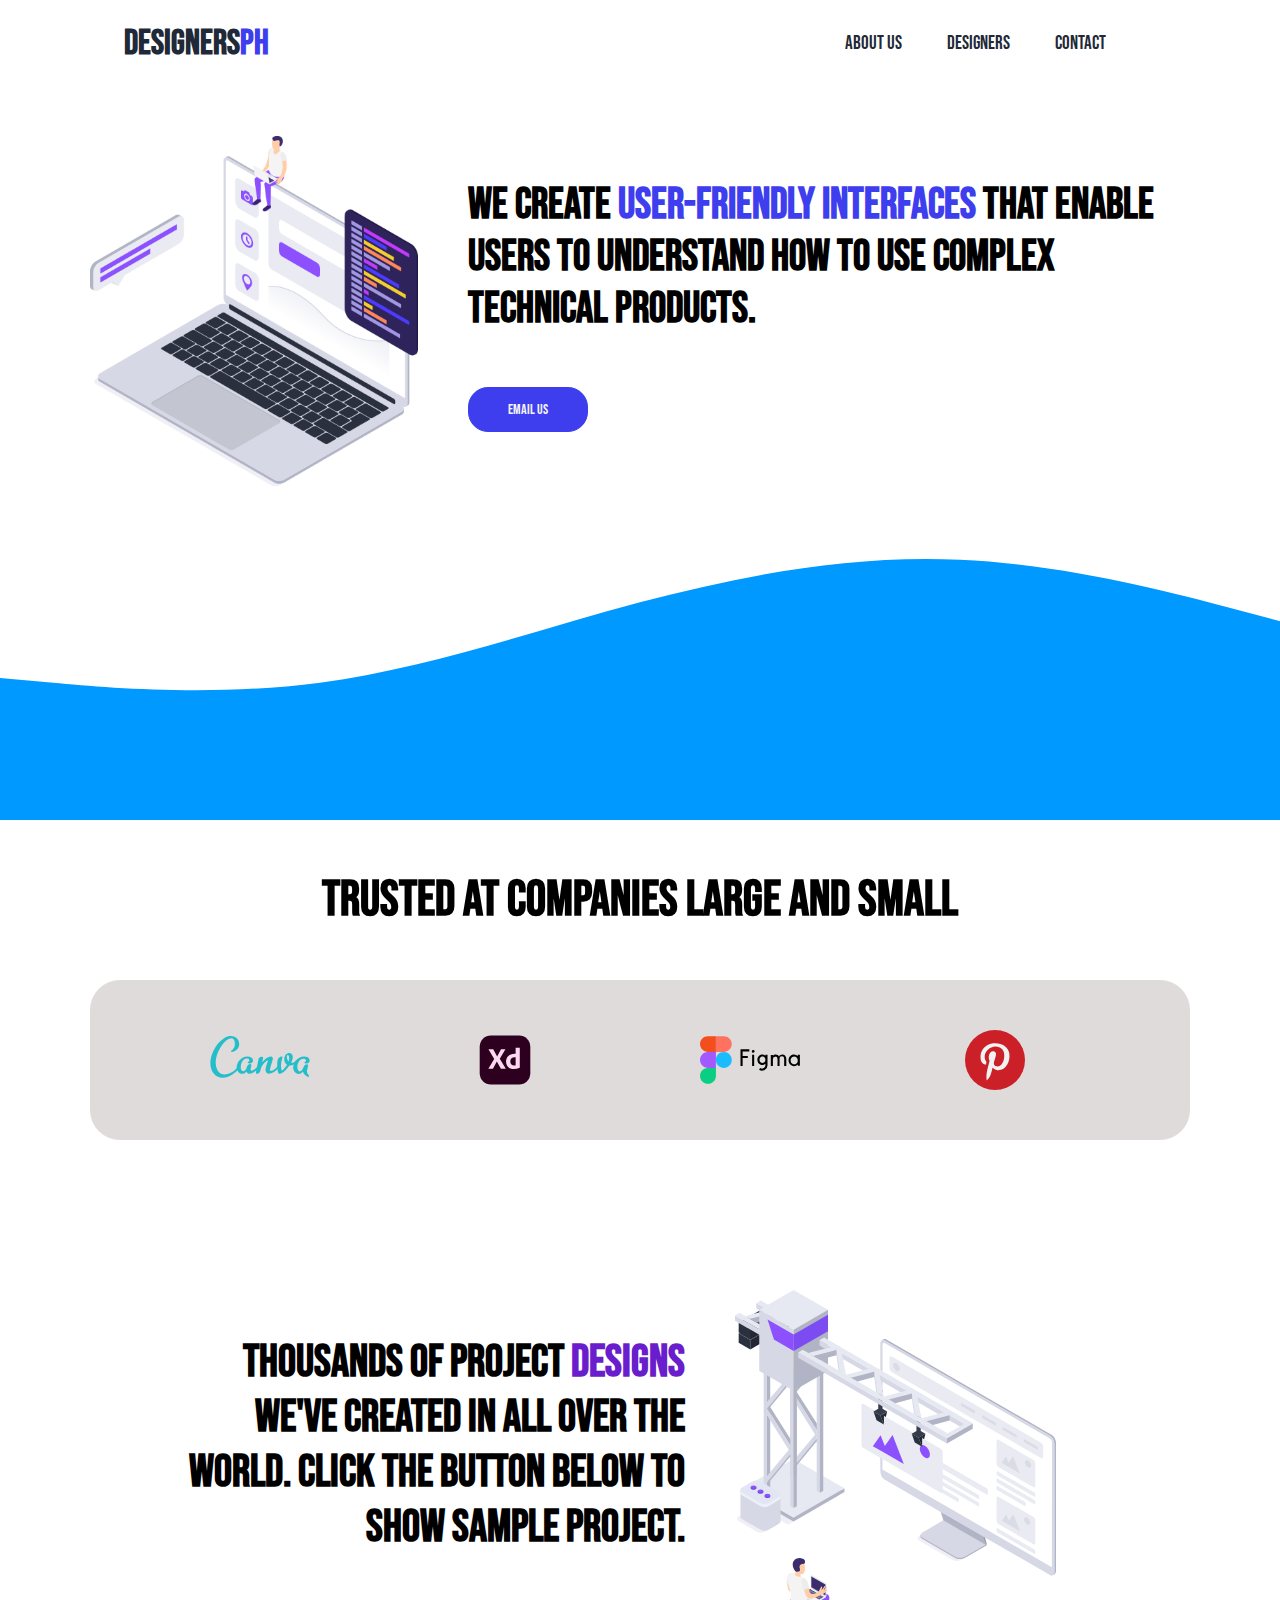
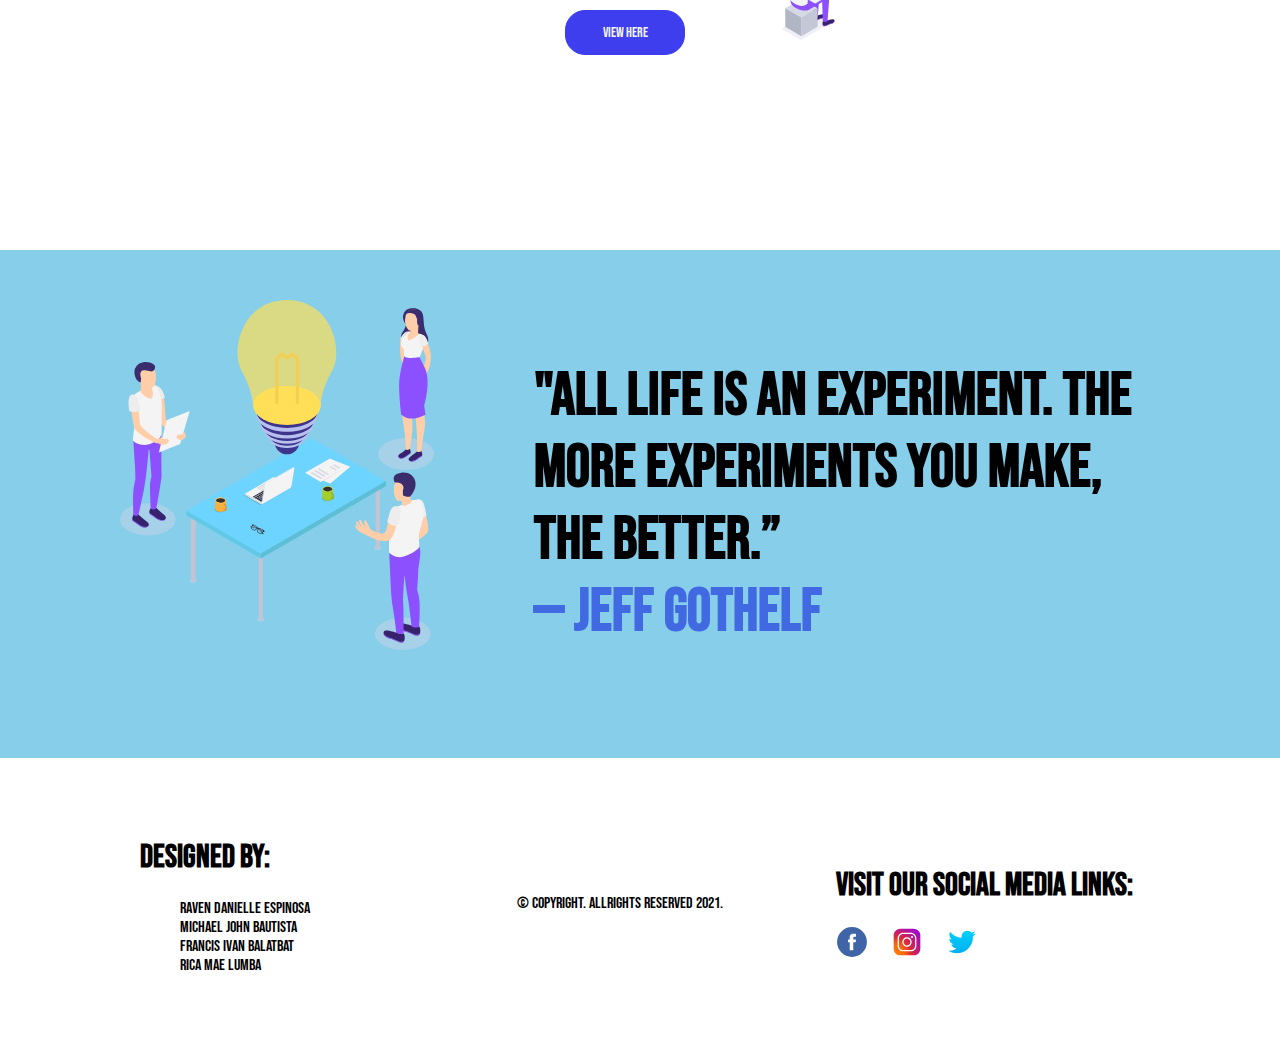
<file: index.html>
<html lang="en">
<head>
    <meta charset="UTF-8">
    <meta http-equiv="X-UA-Compatible" content="IE=edge">
    <meta name="viewport" content="width=device-width, initial-scale=1.0">
    <link rel="stylesheet" href="index.css">
    <link rel="preconnect" href="https://fonts.googleapis.com">
    <link rel="preconnect" href="https://fonts.gstatic.com" crossorigin>
    <link href="https://fonts.googleapis.com/css2?family=Bebas+Neue&display=swap" rel="stylesheet">
    <link rel="icon" href="app_development_PNG.png">
    <title>DesignersPH</title>
</head>
<body>
    <header class="site-header">
        <a href="index.html" class="site-logo">Designers<span>PH</span></a>
            <nav class="site-nav">
                <a href="about-us.html" id="about-us-btn">About Us</a>
                <a href="designers.html" id="designer-btn">Designers</a>
                <a href="contact.html" id="contact-btn">Contact</a>
            </nav>
    </header>
        
    <div class="intro">
        <img src="app_development_PNG.png">
        <p>We create <span>user-friendly interfaces</span> that enable users to understand how to use complex technical products.<br><br>
        <a href = "mailto: raven.espinosa0308@gmail.com subject = Feedback&body = Message"><button>Email us</button></a>
        </p>
    </div>
    <img src="wave.svg" class="wave">   

    <section>   
        <div class="paragraph">
            <p>TRUSTED AT COMPANIES LARGE AND SMALL </p>
        </div>
    </section>

    <section>
        <div class="partnership">
            <div class="logo">
                <a href="https://www.canva.com"><img src="canva_logo_icon_168459.svg" alt="canva" id="canva-logo"></a>
                <a href="https://r.search.yahoo.com/_ylt=AwrwZeTKUFdhgyQA3gizRwx.;_ylu=Y29sbwNzZzMEcG9zAzEEdnRpZAMEc2VjA3Ny/RV=2/RE=1633141066/RO=10/RU=https%3a%2f%2fwww.adobe.com%2fproducts%2fxd.html/RK=2/RS=A5aiSdDc8v32s.HlGkXEtND6IkE-"><img src="software_adobe_xd_app_computer_icon_191050.svg" alt="AdobeXD" id="xd-logo"></a>
                <a href="https://www.figma.com"><img src="figma_logo_icon_171159.svg" alt="Figma" id="Figma-logo"></a>
                <a href="https://www.pinterest.com"><img src="pinterest_icon-icons.com_66097.svg" alt="pinterest" id="pinterest-logo"></a>
            </ul>
        </div>
    </section>

    <section>
        <div class="section2">
            <p>Thousands of project <span>Designs</span> we've created in all over the world. Click the button below to show Sample project. <br><br>
                <a href = "sample.html"><button>View Here</button></a>
            </p>
            <img src="Web_design_SVG.svg">
        </div>
    </section>

    <section>
        <div class="section3">
            <img src="Creative_process_SVG.svg">
            <p>"All life is an experiment. The more experiments you make, the better.” <br><span class="author">— Jeff Gothelf</span></p>
        </div>
    </section>

    <footer class="site-footer">
        <div class="designers">
            <h1>Designed by: </h1>
            <ul type="none">
                <li>Raven Danielle Espinosa</li>
                <li>Michael John Bautista</li>
                <li>Francis Ivan Balatbat</li>
                <li>Rica Mae Lumba</li>
            </ul>
        </div>

        <div class="copyright">
            <p>© Copyright. Allrights Reserved 2021.</p>
        </div>

        <div class="socmed">
            <h1>Visit our Social Media Links:</h1>
            <a href="https://www.facebook.com/Bennyqt/"><img src="facebook_icon-icons.com_59205.svg" alt="Facebook" id="fb"></a>
            <a href="https://www.instagram.com/_bennyqt/t"><img src="3721672-instagram_108066.svg" alt="Instagram" id="ig"></a>
            <a href="https://www.twitter.com/@bennnnyyyyqt"><img src="twitter_socialnetwork_20007.png" alt="Twitter" id="twitter"></a>
        </div>
    </footer>

</body>
</html>
</file>
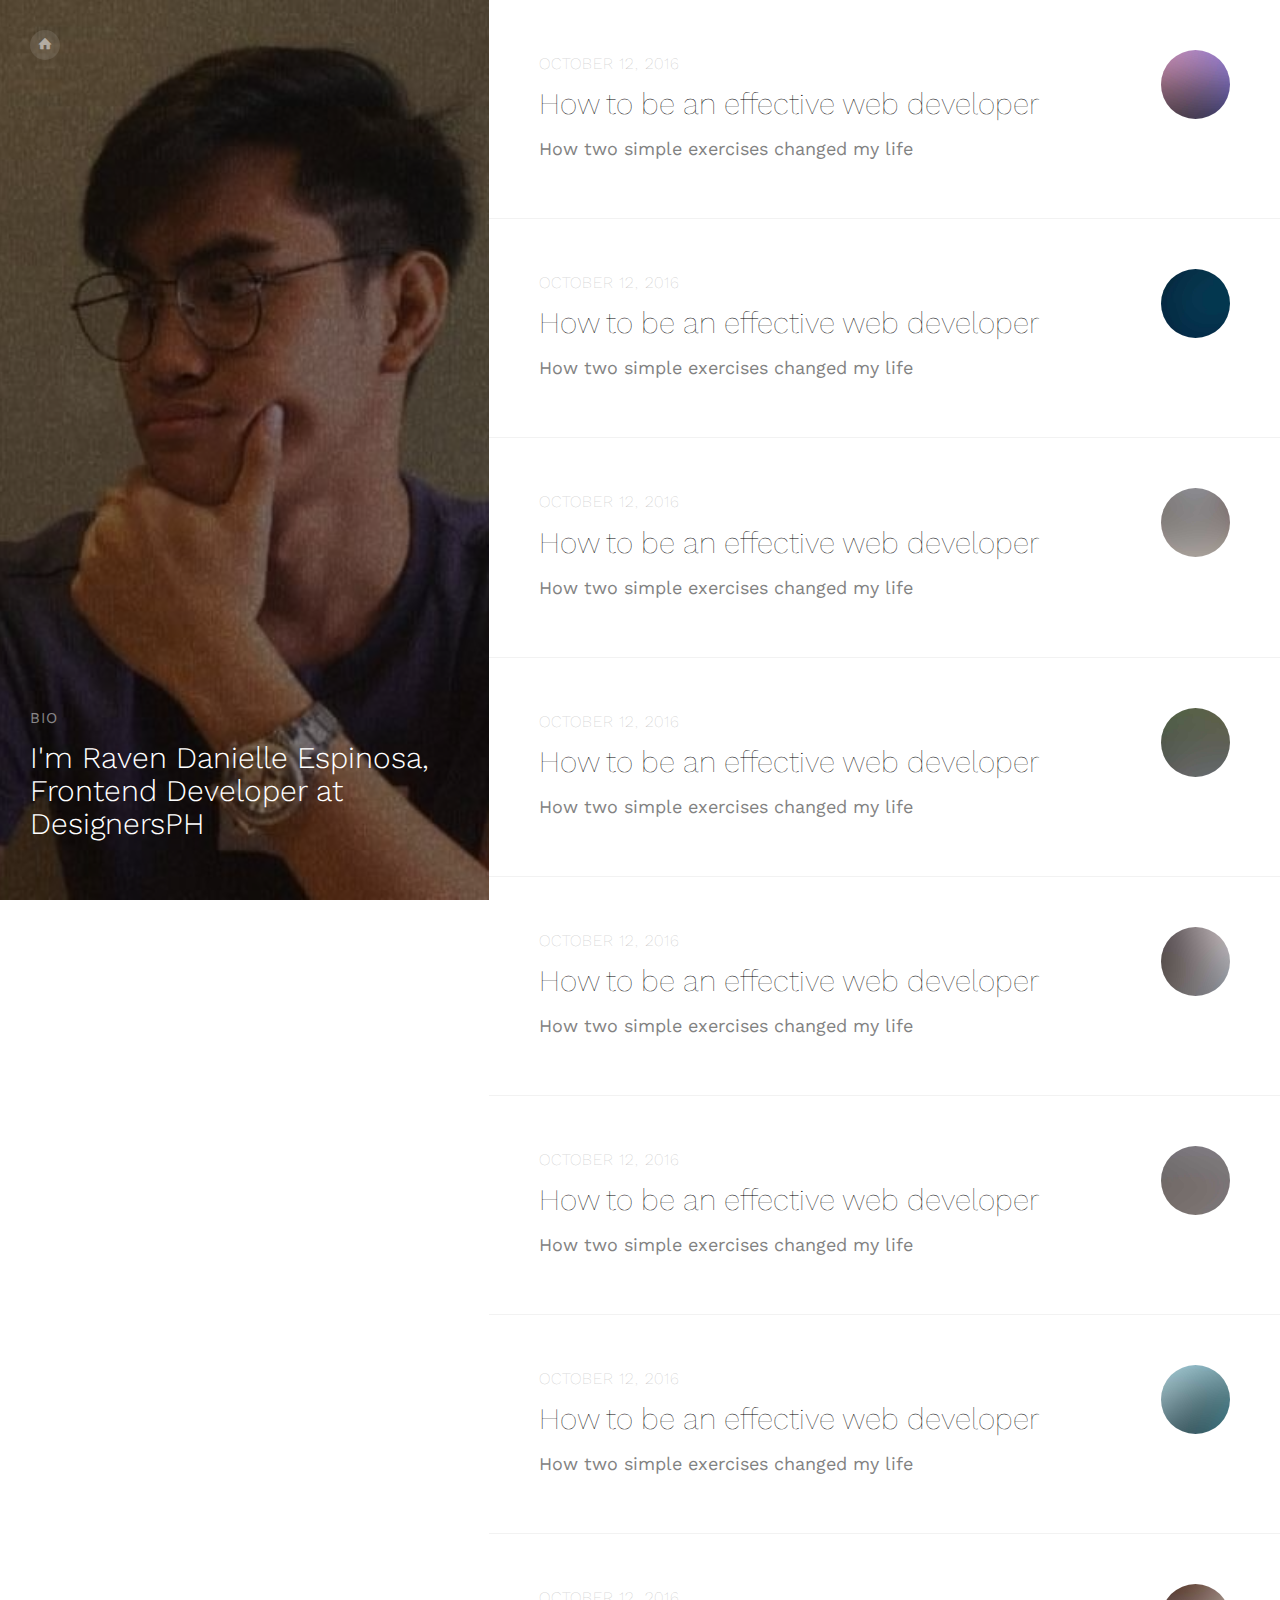
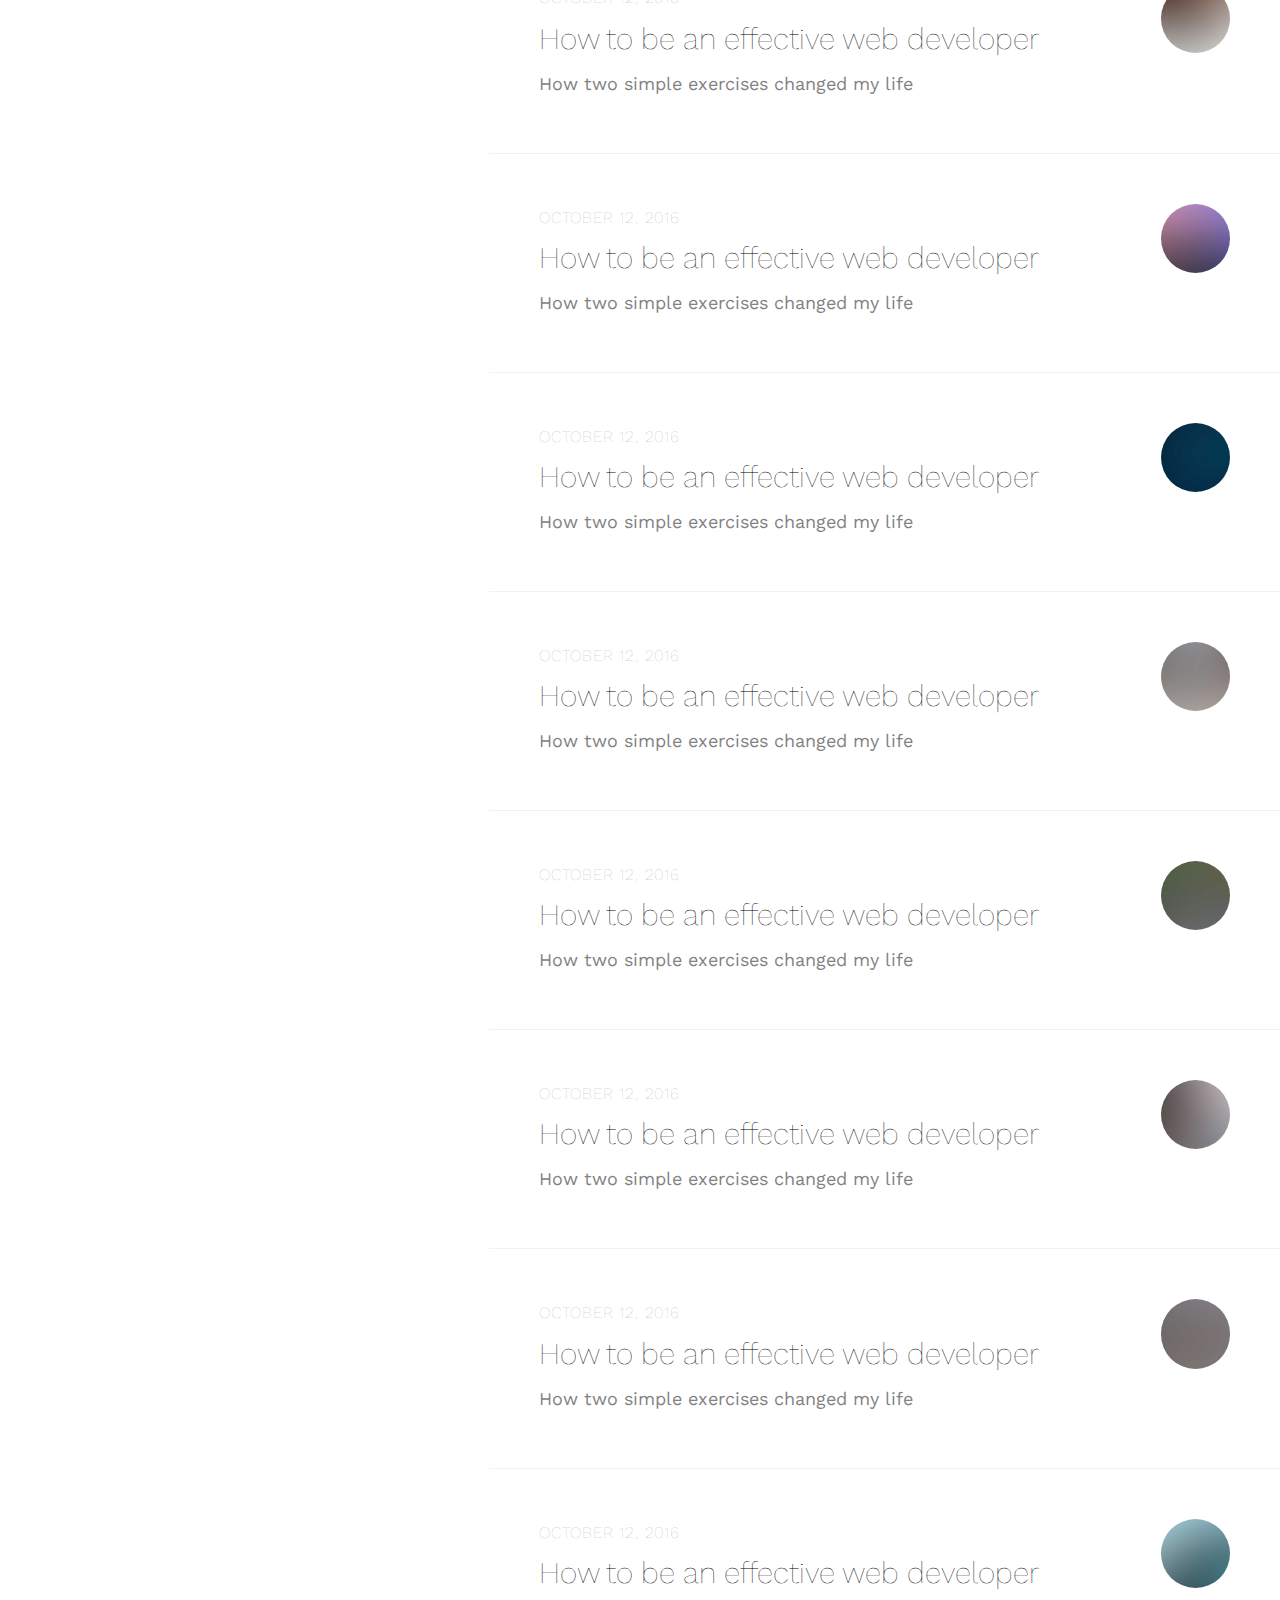
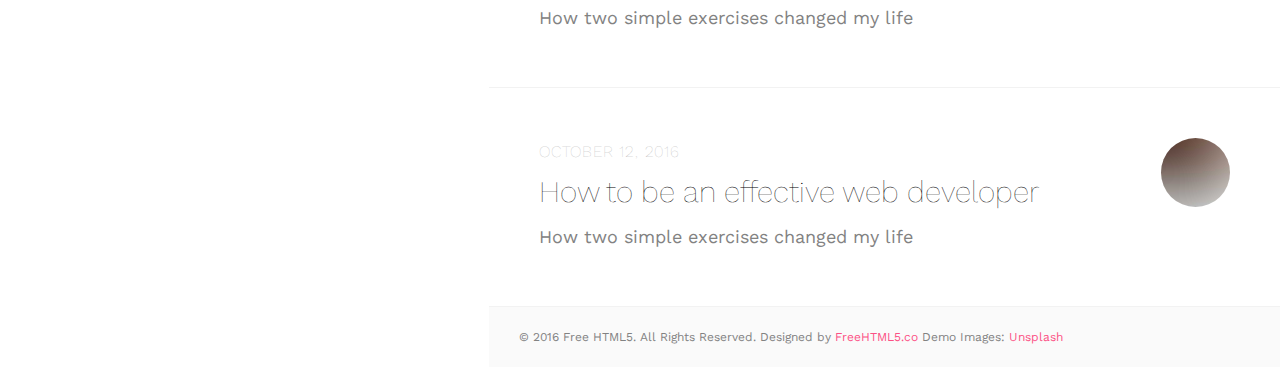
<file: story/story/index.html>
<!DOCTYPE HTML>
<html>
	<head>
	<meta charset="utf-8">
	<meta http-equiv="X-UA-Compatible" content="IE=edge">
	<title>Raven Espinosa</title>
	<meta name="viewport" content="width=device-width, initial-scale=1">
	<meta name="description" content="Free HTML5 Website Template by freehtml5.co" />
	<meta name="keywords" content="free website templates, free html5, free template, free bootstrap, free website template, html5, css3, mobile first, responsive" />
	<meta name="author" content="freehtml5.co" />

	<!-- 
	//////////////////////////////////////////////////////

	FREE HTML5 TEMPLATE 
	DESIGNED & DEVELOPED by FreeHTML5.co
		
	Website: 		http://freehtml5.co/
	Email: 			info@freehtml5.co
	Twitter: 		http://twitter.com/fh5co
	Facebook: 		https://www.facebook.com/fh5co

	//////////////////////////////////////////////////////
	 -->

  	<!-- Facebook and Twitter integration -->
	<meta property="og:title" content=""/>
	<meta property="og:image" content=""/>
	<meta property="og:url" content=""/>
	<meta property="og:site_name" content=""/>
	<meta property="og:description" content=""/>
	<meta name="twitter:title" content="" />
	<meta name="twitter:image" content="" />
	<meta name="twitter:url" content="" />
	<meta name="twitter:card" content="" />

	<link href="https://fonts.googleapis.com/css?family=Work+Sans:300,400,500,700,800" rel="stylesheet">
	
	<!-- Animate.css -->
	<link rel="stylesheet" href="css/animate.css">
	<!-- Icomoon Icon Fonts-->
	<link rel="stylesheet" href="css/icomoon.css">
	<!-- Bootstrap  -->
	<link rel="stylesheet" href="css/bootstrap.css">
	
	<!-- Theme style  -->
	<link rel="stylesheet" href="css/style.css">

	<!-- Modernizr JS -->
	<script src="js/modernizr-2.6.2.min.js"></script>
	<!-- FOR IE9 below -->
	<!--[if lt IE 9]>
	<script src="js/respond.min.js"></script>
	<![endif]-->

	</head>
	<body>
		
	<div class="fh5co-loader"></div>
	
	<div id="page">
		<div id="fh5co-aside" style="background-image: url(raven.jpg)">
			<div class="overlay"></div>
			<nav role="navigation">
				<ul>
					<li><a href="index.html"><i class="icon-home"></i></a></li>
				</ul>
			</nav>
			<div class="featured">
				<span>Bio</span>
				<h2>I'm Raven Danielle Espinosa, Frontend Developer at DesignersPH</h2>
			</div>
		</div>
		<div id="fh5co-main-content">
			<div class="fh5co-post"> 
				<div class="fh5co-entry padding">
					<img src="images/project-1.jpg" alt="Free HTML5 Bootstrap Template by FreeHTML5.co">
					<div>
						<span class="fh5co-post-date">October 12, 2016</span>
						<h2><a href="single.html">How to be an effective web developer</a></h2>
						<p>How two simple exercises changed my life</p>
					</div>
				</div>

				<div class="fh5co-entry padding">
					<img src="images/project-2.jpg" alt="Free HTML5 Bootstrap Template by FreeHTML5.co">
					<div>
						<span class="fh5co-post-date">October 12, 2016</span>
						<h2><a href="single.html">How to be an effective web developer</a></h2>
						<p>How two simple exercises changed my life</p>
					</div>
				</div>

				<div class="fh5co-entry padding">
					<img src="images/project-3.jpg" alt="Free HTML5 Bootstrap Template by FreeHTML5.co">
					<div>
						<span class="fh5co-post-date">October 12, 2016</span>
						<h2><a href="single.html">How to be an effective web developer</a></h2>
						<p>How two simple exercises changed my life</p>
					</div>
				</div>

				<div class="fh5co-entry padding">
					<img src="images/project-4.jpg" alt="Free HTML5 Bootstrap Template by FreeHTML5.co">
					<div>
						<span class="fh5co-post-date">October 12, 2016</span>
						<h2><a href="single.html">How to be an effective web developer</a></h2>
						<p>How two simple exercises changed my life</p>
					</div>
				</div>

				<div class="fh5co-entry padding">
					<img src="images/project-5.jpg" alt="Free HTML5 Bootstrap Template by FreeHTML5.co">
					<div>
						<span class="fh5co-post-date">October 12, 2016</span>
						<h2><a href="single.html">How to be an effective web developer</a></h2>
						<p>How two simple exercises changed my life</p>
					</div>
				</div>

				<div class="fh5co-entry padding">
					<img src="images/project-6.jpg" alt="Free HTML5 Bootstrap Template by FreeHTML5.co">
					<div>
						<span class="fh5co-post-date">October 12, 2016</span>
						<h2><a href="single.html">How to be an effective web developer</a></h2>
						<p>How two simple exercises changed my life</p>
					</div>
				</div>

				<div class="fh5co-entry padding">
					<img src="images/project-7.jpg" alt="Free HTML5 Bootstrap Template by FreeHTML5.co">
					<div>
						<span class="fh5co-post-date">October 12, 2016</span>
						<h2><a href="single.html">How to be an effective web developer</a></h2>
						<p>How two simple exercises changed my life</p>
					</div>
				</div>

				<div class="fh5co-entry padding">
					<img src="images/project-8.jpg" alt="Free HTML5 Bootstrap Template by FreeHTML5.co">
					<div>
						<span class="fh5co-post-date">October 12, 2016</span>
						<h2><a href="single.html">How to be an effective web developer</a></h2>
						<p>How two simple exercises changed my life</p>
					</div>
				</div>

				<div class="fh5co-entry padding">
					<img src="images/project-1.jpg" alt="Free HTML5 Bootstrap Template by FreeHTML5.co">
					<div>
						<span class="fh5co-post-date">October 12, 2016</span>
						<h2><a href="single.html">How to be an effective web developer</a></h2>
						<p>How two simple exercises changed my life</p>
					</div>
				</div>

				<div class="fh5co-entry padding">
					<img src="images/project-2.jpg" alt="Free HTML5 Bootstrap Template by FreeHTML5.co">
					<div>
						<span class="fh5co-post-date">October 12, 2016</span>
						<h2><a href="single.html">How to be an effective web developer</a></h2>
						<p>How two simple exercises changed my life</p>
					</div>
				</div>

				<div class="fh5co-entry padding">
					<img src="images/project-3.jpg" alt="Free HTML5 Bootstrap Template by FreeHTML5.co">
					<div>
						<span class="fh5co-post-date">October 12, 2016</span>
						<h2><a href="single.html">How to be an effective web developer</a></h2>
						<p>How two simple exercises changed my life</p>
					</div>
				</div>

				<div class="fh5co-entry padding">
					<img src="images/project-4.jpg" alt="Free HTML5 Bootstrap Template by FreeHTML5.co">
					<div>
						<span class="fh5co-post-date">October 12, 2016</span>
						<h2><a href="single.html">How to be an effective web developer</a></h2>
						<p>How two simple exercises changed my life</p>
					</div>
				</div>

				<div class="fh5co-entry padding">
					<img src="images/project-5.jpg" alt="Free HTML5 Bootstrap Template by FreeHTML5.co">
					<div>
						<span class="fh5co-post-date">October 12, 2016</span>
						<h2><a href="single.html">How to be an effective web developer</a></h2>
						<p>How two simple exercises changed my life</p>
					</div>
				</div>

				<div class="fh5co-entry padding">
					<img src="images/project-6.jpg" alt="Free HTML5 Bootstrap Template by FreeHTML5.co">
					<div>
						<span class="fh5co-post-date">October 12, 2016</span>
						<h2><a href="single.html">How to be an effective web developer</a></h2>
						<p>How two simple exercises changed my life</p>
					</div>
				</div>

				<div class="fh5co-entry padding">
					<img src="images/project-7.jpg" alt="Free HTML5 Bootstrap Template by FreeHTML5.co">
					<div>
						<span class="fh5co-post-date">October 12, 2016</span>
						<h2><a href="single.html">How to be an effective web developer</a></h2>
						<p>How two simple exercises changed my life</p>
					</div>
				</div>

				<div class="fh5co-entry padding">
					<img src="images/project-8.jpg" alt="Free HTML5 Bootstrap Template by FreeHTML5.co">
					<div>
						<span class="fh5co-post-date">October 12, 2016</span>
						<h2><a href="single.html">How to be an effective web developer</a></h2>
						<p>How two simple exercises changed my life</p>
					</div>
				</div>
				<footer>
					<div>
					&copy; 2016 Free HTML5. All Rights Reserved. Designed by <a href="http://freehtml5.co" target="_blank">FreeHTML5.co</a> Demo Images: <a href="http://unsplash.com" target="_blank">Unsplash</a>
					</div>
				</footer>
			</div>
		</div>
	</div>

	<div class="gototop js-top">
		<a href="#" class="js-gotop"><i class="icon-arrow-up"></i></a>
	</div>
	
	<!-- jQuery -->
	<script src="js/jquery.min.js"></script>
	<!-- jQuery Easing -->
	<script src="js/jquery.easing.1.3.js"></script>
	<!-- Bootstrap -->
	<script src="js/bootstrap.min.js"></script>
	<!-- Waypoints -->
	<script src="js/jquery.waypoints.min.js"></script>
	<!-- Stellar Parallax -->
	<script src="js/jquery.stellar.min.js"></script>
	<!-- Main -->
	<script src="js/main.js"></script>

	</body>
</html>
</file>
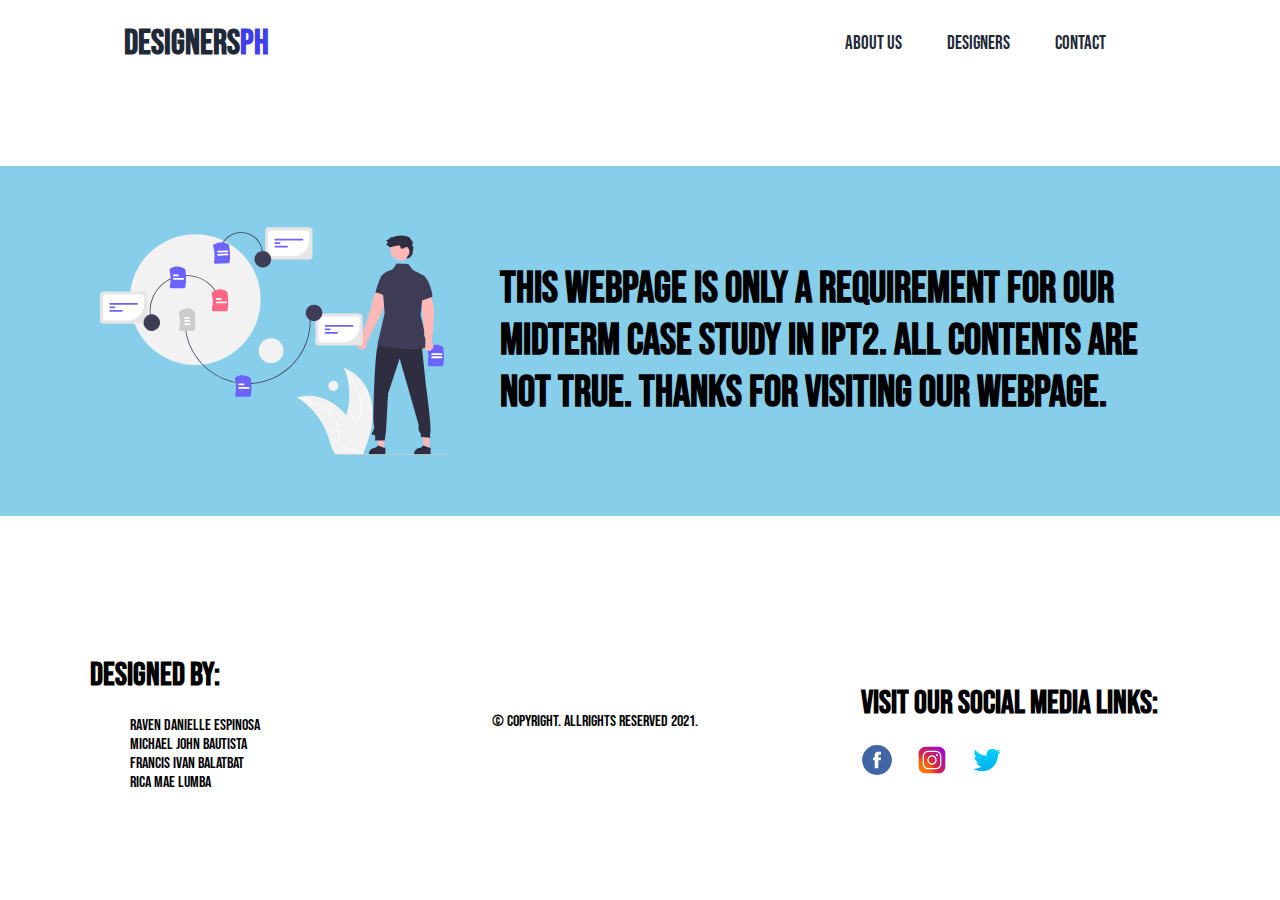
<file: about-us.html>
<!DOCTYPE html>
<html lang="en">
<head>
    <meta charset="UTF-8">
    <meta http-equiv="X-UA-Compatible" content="IE=edge">
    <meta name="viewport" content="width=device-width, initial-scale=1.0">
    <link rel="stylesheet" href="about-us.css">
    <link rel="preconnect" href="https://fonts.googleapis.com">
    <link rel="preconnect" href="https://fonts.gstatic.com" crossorigin>
    <link href="https://fonts.googleapis.com/css2?family=Bebas+Neue&display=swap" rel="stylesheet">
    <link rel="icon" href="app_development_PNG.png">
    <title>About us</title>
</head>
<body>
    <header class="site-header">
        <a href="index.html" class="site-logo">Designers<span>PH</span></a>
            <nav class="site-nav">
                <a href="about-us.html" id="about-us-btn">About Us</a>
                <a href="designers.html" id="designer-btn">Designers</a>
                <a href="contact.html" id="contact-btn">Contact</a>
            </nav>
    </header>

    <section>
        <div class="context">
            <img src="undraw_Thought_process_re_om58.svg">
            <p>This webpage is only a requirement for our Midterm Case Study in IPT2. All contents are not true. thanks for visiting our webpage. </p>
        </div>
    </section>

    <footer class="site-footer">
        <div class="designers">
            <h1>Designed by: </h1>
            <ul type="none">
                <li>Raven Danielle Espinosa</li>
                <li>Michael John Bautista</li>
                <li>Francis Ivan Balatbat</li>
                <li>Rica Mae Lumba</li>
            </ul>
        </div>

        <div class="copyright">
            <p>© Copyright. Allrights Reserved 2021.</p>
        </div>

        <div class="socmed">
            <h1>Visit our Social Media Links:</h1>
            <a href="https://www.facebook.com/Bennyqt/"><img src="facebook_icon-icons.com_59205.svg" alt="Facebook" id="fb"></a>
            <a href="https://www.instagram.com/_bennyqt/t"><img src="3721672-instagram_108066.svg" alt="Instagram" id="ig"></a>
            <a href="https://www.twitter.com/@bennnnyyyyqt"><img src="twitter_socialnetwork_20007.png" alt="Twitter" id="twitter"></a>
        </div>
    </footer>

</body>
</html>
</file>
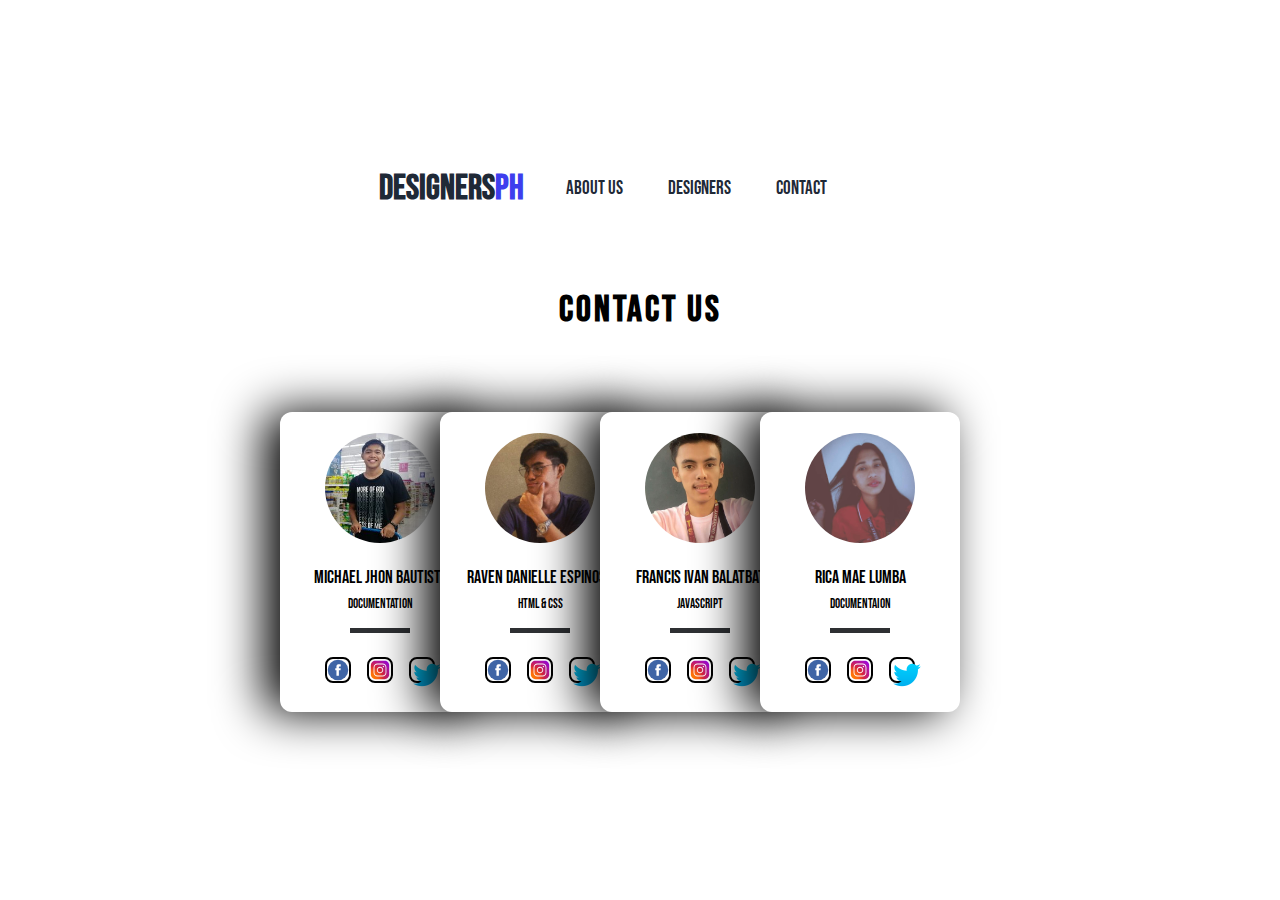
<file: contact.html>
<!DOCTYPE html>
<html lang="en">
<head>
    <meta charset="UTF-8">
    <meta name="viewport" content="width=device-width, initial-scale=1.0">
    <link rel="stylesheet" href="https://cdnjs.cloudflare.com/ajax/libs/font-awesome/5.14.0/css/all.min.css">
    <link href="https://fonts.googleapis.com/css2?family=Montserrat:wght@500&display=swap" rel="stylesheet">
    <link href="https://fonts.googleapis.com/css2?family=Bebas+Neue&display=swap" rel="stylesheet">
    <link rel="icon" href="app_development_PNG.png">
    <link rel="stylesheet" href="./contact.css">
    <title>Contact us</title>
</head>
<body>

    <header class="site-header">
        <a href="index.html" class="site-logo">Designers<span>PH</span></a>
            <nav class="site-nav">
                <a href="about-us.html" id="about-us-btn">About Us</a>
                <a href="designers.html" id="designer-btn">Designers</a>
                <a href="contact.html" id="contact-btn">Contact</a>
            </nav>
    </header>
     
    <h1>Contact us</h1>

    <div class="container">
        <div class="card">
            <figure>
                <img src="./images/1.jpg" alt="Profile image">
            </figure>
            <p class="name">Michael Jhon Bautista</p>
            <p class="role">Documentation</p>
            <div class="separator"></div>
            <div class="social-container">
                <button>
                    <a href="https://www.facebook.com/profile.php?id=100005037015686"><img src="facebook_icon-icons.com_59205.svg" alt="Facebook" id="fb"></a>
                </button>
                <button>
                  <a href="https://l.facebook.com/l.php?u=https%3A%2F%2Fwww.instagram.com%2F_u%2Fm_nbautista%3Ffbclid%3DIwAR3GnywiEy-RDlJ2EqQx0TISF_6kf7BIod5l3EO2K2AnzqUCi0eqqmLFxKY&h=AT0yUn8KF7h_nhPh7usEUE3mlX6GcIITO4j3OVasFE0gOImTm1ZCKEQjBdrhaiE4FC7AVpBlG69iUGKNqRt7XDJyb9GlaakLdqYolFjV1J4e9CJPVlqK1Wuw6koi0Bl_inUWE7WxeJmv36vI"><img src="3721672-instagram_108066.svg" alt="Instagram" id="ig"></a>
                </button>
                <button>
                     <a href=""><img src="twitter_socialnetwork_20007.png" alt="Twitter" id="twitter"></a>
                </button>
            </div>
        </div>

        <div class="card">
            <figure>
                <img src="raven.jpg" alt="Profile image">
            </figure>
            <p class="name">Raven Danielle Espinosa</p>
            <p class="role">HTML & CSS</p>
            <div class="separator"></div>
            <div class="social-container">
                <button>
                 <a href="https://www.facebook.com/Bennyqt/"><img src="facebook_icon-icons.com_59205.svg" alt="Facebook" id="fb"></a>
                </button>
                <button>
                    <a href="https://www.instagram.com/_bennyqt/t"><img src="3721672-instagram_108066.svg" alt="Instagram" id="ig"></a>
                </button>
                <button>
                   <a href="https://www.twitter.com/@bennnnyyyyqt"><img src="twitter_socialnetwork_20007.png" alt="Twitter" id="twitter"></a>
                </button>
            </div>
        </div>

        <div class="card">
            <figure>
                <img src="./images/img1.jpg" alt="Profile image">
            </figure>
            <p class="name">Francis Ivan Balatbat</p>
            <p class="role">Javascript</p>
            <div class="separator"></div>
            <div class="social-container">
                <button>
                     <a href="https://www.facebook.com/francisivan29"><img src="facebook_icon-icons.com_59205.svg" alt="Facebook" id="fb"></a>
                </button>
                <button>
                    <a href=""><img src="3721672-instagram_108066.svg" alt="Instagram" id="ig"></a>
                </button>
                <button>
                     <a href="https://twitter.com/Francis31286252"><img src="twitter_socialnetwork_20007.png" alt="Twitter" id="twitter"></a>
                </button>
            </div>
        </div>

        <div class="card">
            <figure>
                <img src="./images/3.jpg" alt="Profile image">
            </figure>
            <p class="name">Rica mae Lumba</p>
            <p class="role">Documentaion</p>
            <div class="separator"></div>
            <div class="social-container">
                <button>
                   <a href="https://www.facebook.com/ITSMEMINGMING/"><img src="facebook_icon-icons.com_59205.svg" alt="Facebook" id="fb"></a>
                </button>
                <button>
                   <a href="https://l.facebook.com/l.php?u=https%3A%2F%2Fwww.instagram.com%2Fitsme_ricam%2F%3Ffbclid%3DIwAR1-ELpFCrSc7ml_JybMvmHue05WIKy0nLiOU9HcYSV6WLnyFdh3i5IwABg&h=AT1BtT0G8m_ZCTGC7udT5tYSIV2rL7--gcieId4ZyQqNBXPF4rEi9Mq9OVUaXLMZ6ep-p5WBV2MrB5LmSoz6flafvfgn0BzfGXQ6CbCjhyz6OrfPzeNKj38zQTSLpLcaWfnGYg"><img src="3721672-instagram_108066.svg" alt="Instagram" id="ig"></a>
                </button>
                <button>
                    <a href=""><img src="twitter_socialnetwork_20007.png" alt="Twitter" id="twitter"></a>
                </button>
            </div>
        </div>
    </div>
    
</body>
</html>
</file>
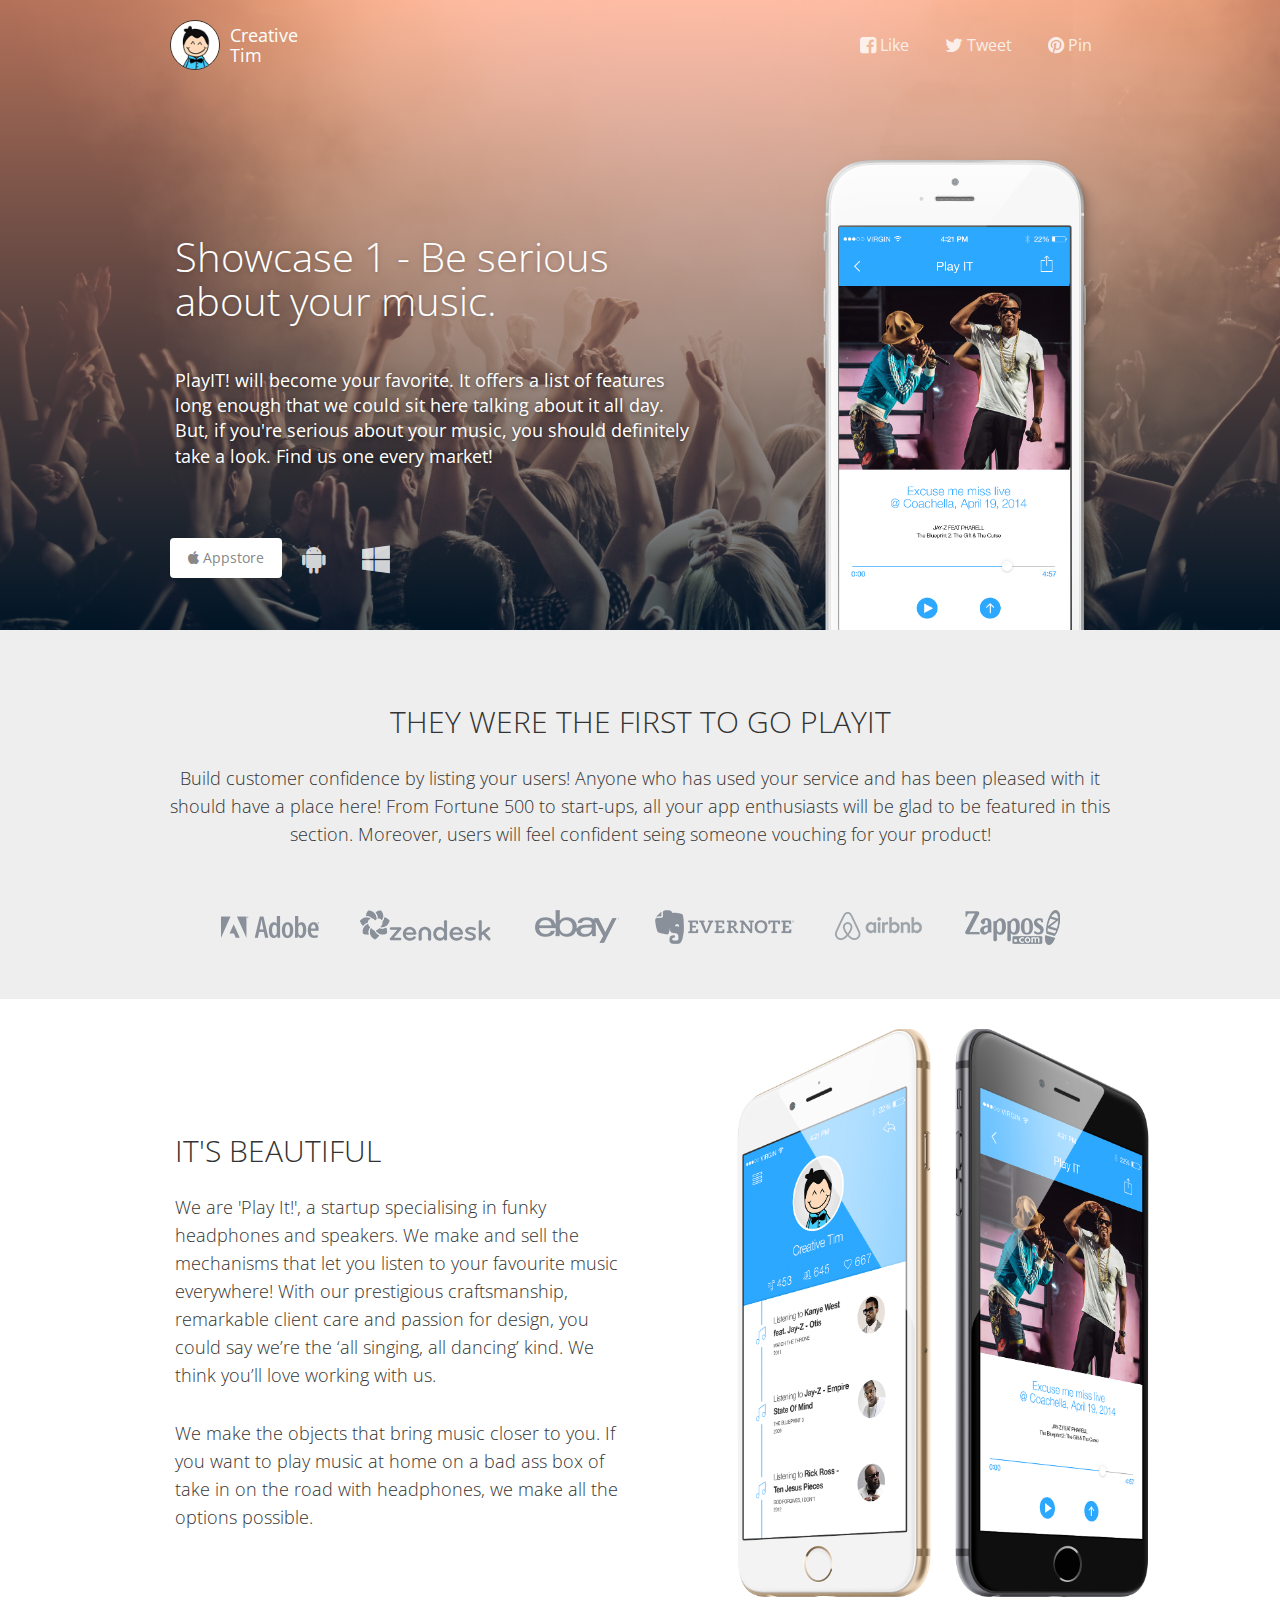
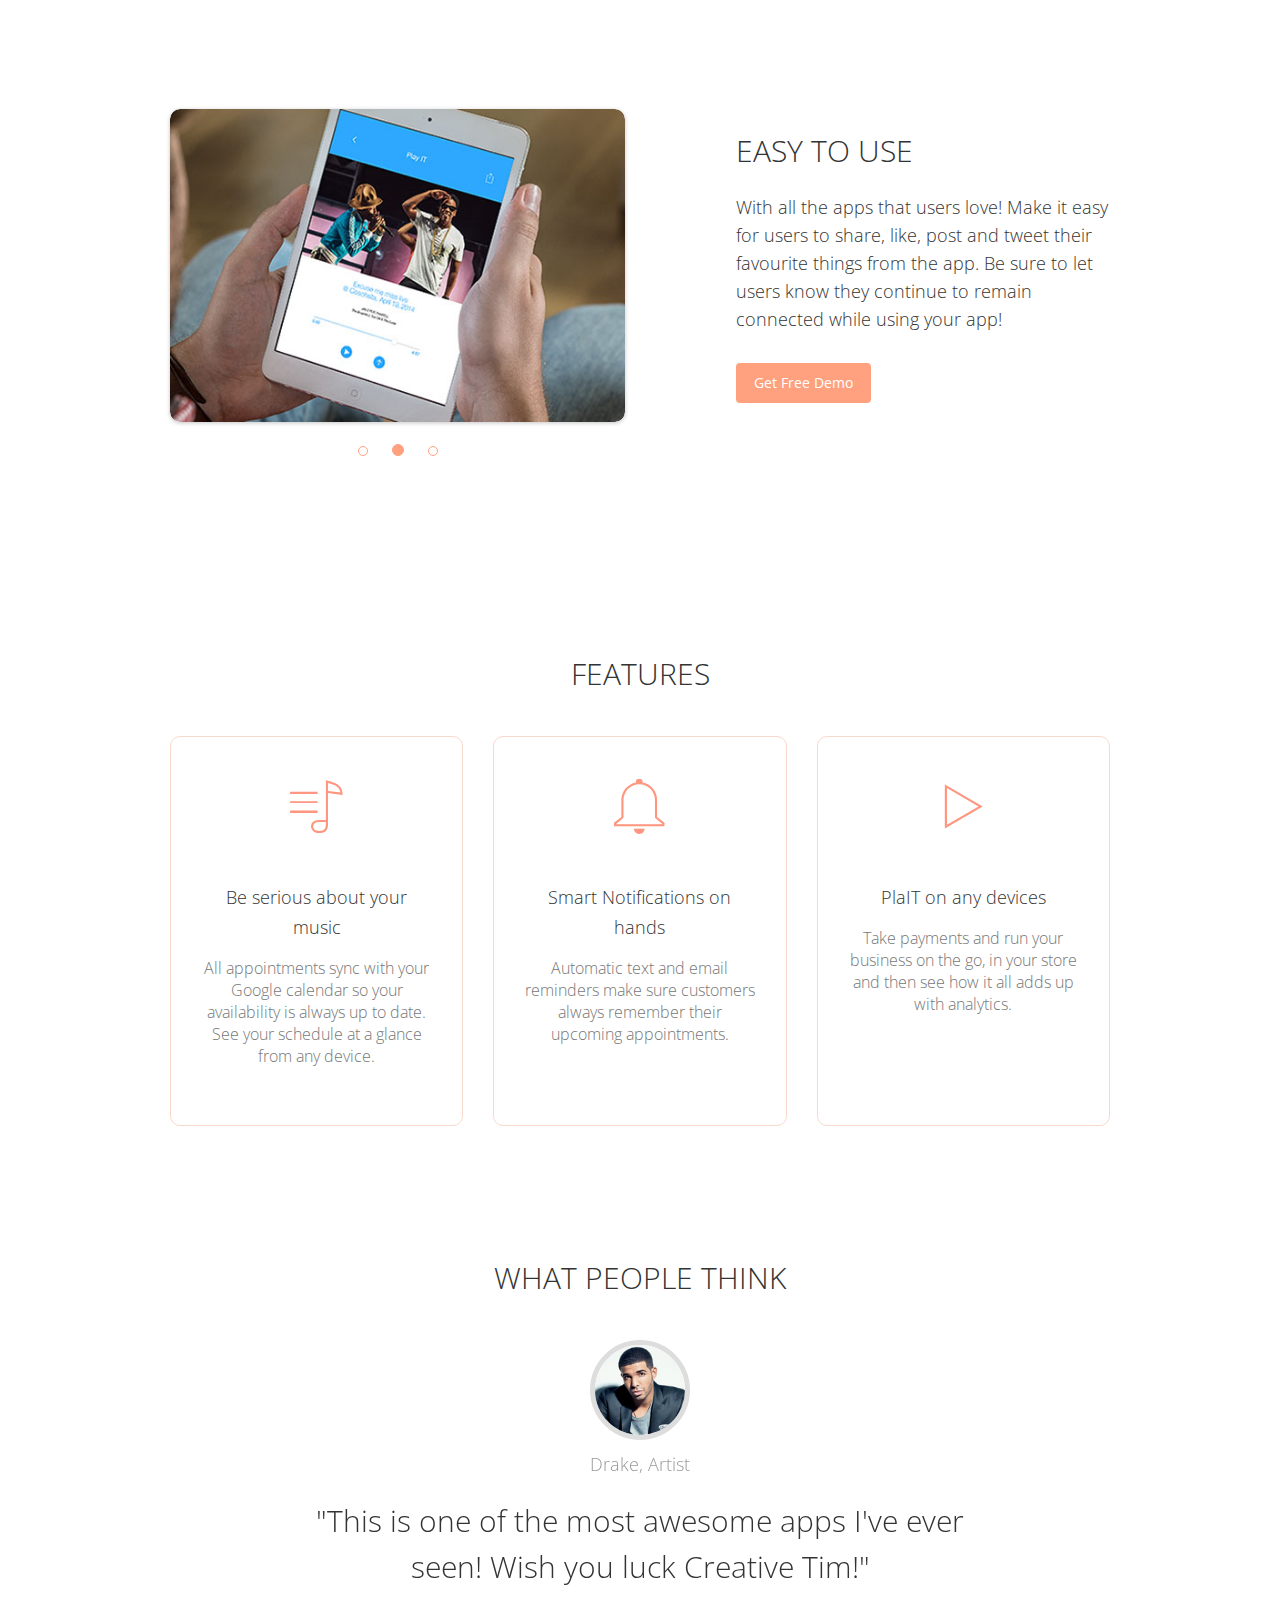
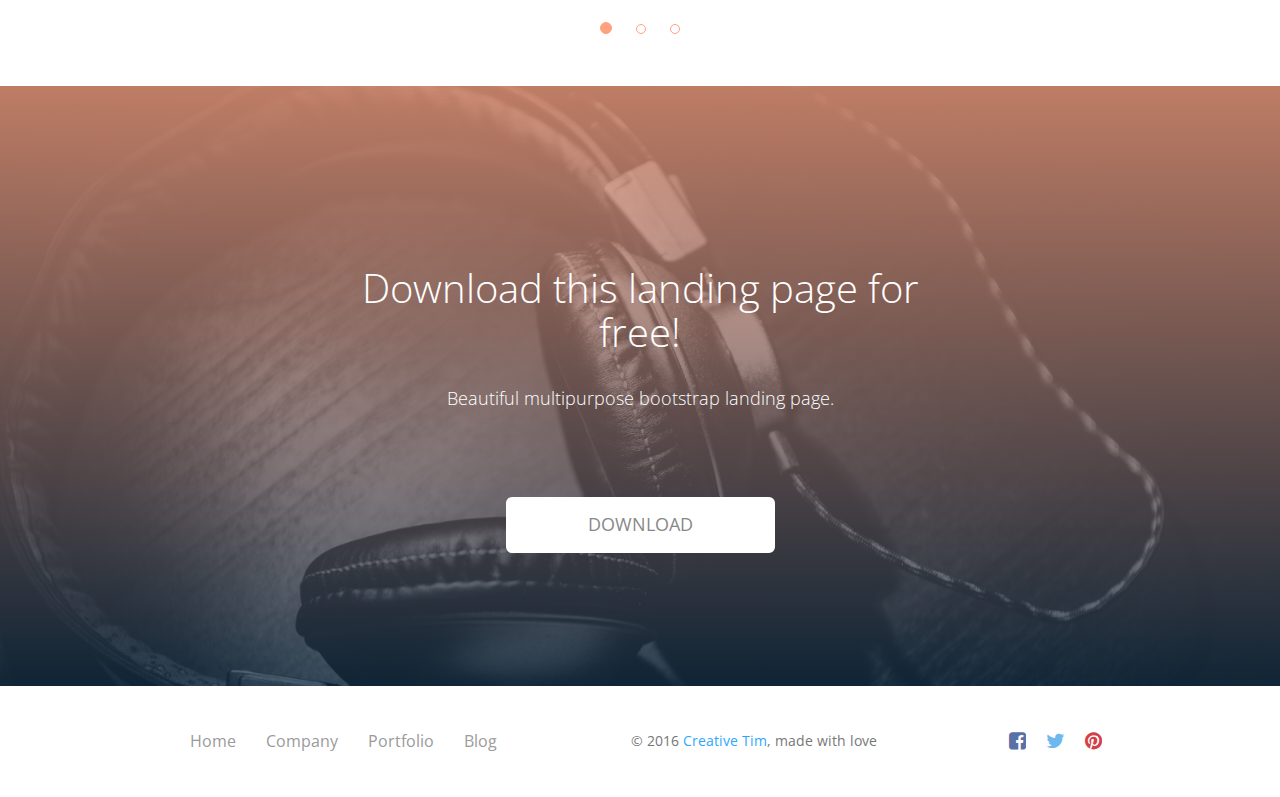
<file: phone_app.html>
<!doctype html>
<html lang="en">
    <head>
        <meta charset="utf-8" />
        <link rel="icon" type="image/png" href="assets/img/favicon.ico">
        <meta http-equiv="X-UA-Compatible" content="IE=edge,chrome=1" />
        <title>Awesome Landing Page by Creative Tim</title>

        <meta content='width=device-width, initial-scale=1.0, maximum-scale=1.0, user-scalable=0' name='viewport' />
        <meta name="viewport" content="width=device-width" />

        <link href="assets/css/bootstrap.css" rel="stylesheet" />
        <link href="assets/css/landing-page.css" rel="stylesheet"/>
        <!--     Fonts and icons     -->
        <link href="http://maxcdn.bootstrapcdn.com/font-awesome/4.2.0/css/font-awesome.min.css" rel="stylesheet">
        <link href='http://fonts.googleapis.com/css?family=Open+Sans:300italic,400,300' rel='stylesheet' type='text/css'>
        <link href="assets/css/pe-icon-7-stroke.css" rel="stylesheet" />
    </head>
    <body class="landing-page landing-page1">
        <nav class="navbar navbar-transparent navbar-top" role="navigation">
            <div class="container">
                <!-- Brand and toggle get grouped for better mobile display -->
                <div class="navbar-header">
                    <button id="menu-toggle" type="button" class="navbar-toggle" data-toggle="collapse" data-target="#example">
                    <span class="sr-only">Toggle navigation</span>
                    <span class="icon-bar bar1"></span>
                    <span class="icon-bar bar2"></span>
                    <span class="icon-bar bar3"></span>
                    </button>
                    <a href="http://www.creative-tim.com">
                        <div class="logo-container">
                            <div class="logo">
                                <img src="assets/img/new_logo.png" alt="Creative Tim Logo">
                            </div>
                            <div class="brand">
                                Creative Tim
                            </div>
                        </div>
                    </a>
                </div>
                <!-- Collect the nav links, forms, and other content for toggling -->
                <div class="collapse navbar-collapse" id="example" >
                    <ul class="nav navbar-nav navbar-right">
                        <li>
                            <a href="#">
                            <i class="fa fa-facebook-square"></i>
                            Like
                            </a>
                        </li>
                        <li>
                            <a href="#">
                            <i class="fa fa-twitter"></i>
                            Tweet
                            </a>
                        </li>
                        <li>
                            <a href="#">
                            <i class="fa fa-pinterest"></i>
                            Pin
                            </a>
                        </li>
                    </ul>
                </div>
                <!-- /.navbar-collapse -->
            </div>
        </nav>
        <div class="wrapper">
            <div class="parallax filter-gradient orange" data-color="orange">
                <div class="parallax-background">
                    <img class="parallax-background-image" src="assets/img/showcases/showcase-1/bg.jpg">
                </div>
                <div class= "container">
                    <div class="row">
                        <div class="col-md-7">
                            <div class="description">
                                <h2>Showcase 1 - Be serious about your music.</h2>
                                <br>
                                <h5>PlayIT! will become your favorite. It offers a list of features long enough that we could sit here talking about it all day. But, if you're serious about your music, you should definitely take a look. Find us one every market!</h5>
                            </div>
                            <div class="buttons">
                                <button class="btn btn-fill btn-neutral">
                                <i class="fa fa-apple"></i> Appstore
                                </button>
                                <button class="btn btn-simple btn-neutral">
                                <i class="fa fa-android"></i>
                                </button>
                                <button class="btn btn-simple btn-neutral">
                                <i class="fa fa-windows"></i>
                                </button>
                            </div>
                        </div>
                        <div class="col-md-5  hidden-xs">
                            <div class="parallax-image">
                                <img class="phone" src="assets/img/showcases/showcase-1/iphone.png"/>
                            </div>
                        </div>
                    </div>
                </div>
            </div>
            <div class="section section-gray section-clients">
                <div class="container text-center">
                    <h4 class="header-text">They were the first to go PlayIT</h4>
                    <p>
                        Build customer confidence by listing your users! Anyone who has used your service and has been pleased with it should have a place here! From Fortune 500 to start-ups, all your app enthusiasts will be glad to be featured in this section. Moreover, users will feel confident seing someone vouching for your product!<br>
                    </p>
                    <div class="logos">
                        <ul class="list-unstyled">
                            <li ><img src="assets/img/logos/adobe.png"/></li>
                            <li ><img src="assets/img/logos/zendesk.png"/></li>
                            <li ><img src="assets/img/logos/ebay.png"/></i>
                            <li ><img src="assets/img/logos/evernote.png"/></li>
                            <li ><img src="assets/img/logos/airbnb.png"/></li>
                            <li ><img src="assets/img/logos/zappos.png"/></li>
                        </ul>
                    </div>
                </div>
            </div>
            <div class="section section-presentation">
                <div class="container">
                    <div class="row">
                        <div class="col-md-6">
                            <div class="description">
                                <h4 class="header-text">It's beautiful</h4>
                                <p>We are 'Play It!', a startup specialising in funky headphones and speakers. We make and sell the mechanisms that let you listen to your favourite music everywhere! With our prestigious craftsmanship, remarkable client care and passion for design, you could say we’re the ‘all singing, all dancing’ kind. We think you’ll love working with us.</p>
                                <p>We make the objects that bring music closer to you. If you want to play music at home on a bad ass box of take in on the road with headphones, we make all the options possible.
                                </p>
                            </div>
                        </div>
                        <div class="col-md-5 col-md-offset-1 hidden-xs">
                            <img src="assets/img/showcases/showcase-1/iphones.png"/ style="top:-50px">
                        </div>
                    </div>
                </div>
            </div>
            <div class="section section-demo">
                <div class="container">
                    <div class="row">
                        <div class="col-md-6">
                            <div id="description-carousel" class="carousel fade" data-ride="carousel">
                                <div class="carousel-inner">
                                    <div class="item">
                                        <img src="assets/img/showcases/showcase-1/examples/home_3.jpg" alt="">
                                    </div>
                                    <div class="item active">
                                        <img src="assets/img/showcases/showcase-1/examples/home_2.jpg" alt="">
                                    </div>
                                    <div class="item">
                                        <img src="assets/img/showcases/showcase-1/examples/home_1.jpg" alt="">
                                    </div>
                                </div>
                                <ol class="carousel-indicators carousel-indicators-orange">
                                    <li data-target="#description-carousel" data-slide-to="0" class=""></li>
                                    <li data-target="#description-carousel" data-slide-to="1" class="active"></li>
                                    <li data-target="#description-carousel" data-slide-to="2" class=""></li>
                                </ol>
                            </div>
                        </div>
                        <div class="col-md-5 col-md-offset-1">
                            <h4 class="header-text">Easy to use</h4>
                            <p>
                                With all the apps that users love! Make it easy for users to share, like, post and tweet their favourite things from the app. Be sure to let users know they continue to remain connected while using your app!
                            </p>
                            <a href="http://www.creative-tim.com/product/awesome-landing-page" id="Demo1" class="btn btn-warning btn-fill" data-button="warning">Get Free Demo</a>
                        </div>
                    </div>
                </div>
            </div>
            <div class="section section-features">
                <div class="container">
                    <h4 class="header-text text-center">Features</h4>
                    <div class="row">
                        <div class="col-md-4">
                            <div class="card card-orange">
                                <div class="icon">
                                    <i class="pe-7s-musiclist"></i>
                                </div>
                                <div class="text">
                                    <h4>Be serious about your music</h4>
                                    <p>All appointments sync with your Google calendar so your availability is always up to date. See your schedule at a glance from any device.</p>
                                </div>
                            </div>
                        </div>
                        <div class="col-md-4">
                            <div class="card card-orange">
                                <div class="icon">
                                    <i class="pe-7s-bell"></i>
                                </div>
                                <h4>Smart Notifications on hands</h4>
                                <p>Automatic text and email reminders make sure customers always remember their upcoming appointments.</p>
                            </div>
                        </div>
                        <div class="col-md-4">
                            <div class="card card-orange">
                                <div class="icon">
                                    <i class="pe-7s-play"></i>
                                </div>
                                <h4>PlaIT on any devices</h4>
                                <p>Take payments and run your business on the go, in your store and then see how it all adds up with analytics.</p>
                            </div>
                        </div>
                    </div>
                </div>
            </div>
            <div class="section section-testimonial">
                <div class="container">
                    <h4 class="header-text text-center">What people think</h4>
                    <div id="carousel-example-generic" class="carousel fade" data-ride="carousel">
                        <!-- Wrapper for slides -->
                        <div class="carousel-inner" role="listbox">
                            <div class="item">
                                <div class="mask">
                                    <img src="assets/img/faces/face-4.jpg">
                                </div>
                                <div class="carousel-testimonial-caption">
                                    <p>Jay Z, Producer</p>
                                    <h3>"I absolutely love your app! It's truly amazing and looks awesome!"</h3>
                                </div>
                            </div>
                            <div class="item active">
                                <div class="mask">
                                    <img src="assets/img/faces/face-3.jpg">
                                </div>
                                <div class="carousel-testimonial-caption">
                                    <p>Drake, Artist</p>
                                    <h3>"This is one of the most awesome apps I've ever seen! Wish you luck Creative Tim!"</h3>
                                </div>
                            </div>
                            <div class="item">
                                <div class="mask">
                                    <img src="assets/img/faces/face-2.jpg">
                                </div>
                                <div class="carousel-testimonial-caption">
                                    <p>Rick Ross, Musician</p>
                                    <h3>"Loving this! Just picked it up the other day. Thank you for the work you put into this."</h3>
                                </div>
                            </div>
                        </div>
                        <ol class="carousel-indicators carousel-indicators-orange">
                            <li data-target="#carousel-example-generic" data-slide-to="0" class="active"></li>
                            <li data-target="#carousel-example-generic" data-slide-to="1"></li>
                            <li data-target="#carousel-example-generic" data-slide-to="2"></li>
                        </ol>
                    </div>
                </div>
            </div>
            <div class="section section-no-padding">
                <div class="parallax filter-gradient orange" data-color="orange">
                    <div class="parallax-background">
                        <img class ="parallax-background-image flipped" src="assets/img/showcases/showcase-1/bg2.jpg">
                    </div>
                    <div class="info">
                        <h1>Download this landing page for free!</h1>
                        <p>Beautiful multipurpose bootstrap landing page.</p>
                        <a href="http://www.creative-tim.com/product/awesome-landing-page" class="btn btn-neutral btn-lg btn-fill">DOWNLOAD</a>
                    </div>
                </div>
            </div>
            <footer class="footer">
                <div class="container">
                    <nav class="pull-left">
                        <ul>
                            <li>
                                <a href="#">
                                Home
                                </a>
                            </li>
                            <li>
                                <a href="#">
                                Company
                                </a>
                            </li>
                            <li>
                                <a href="#">
                                Portfolio
                                </a>
                            </li>
                            <li>
                                <a href="#">
                                Blog
                                </a>
                            </li>
                        </ul>
                    </nav>
                    <div class="social-area pull-right">
                        <a class="btn btn-social btn-facebook btn-simple">
                        <i class="fa fa-facebook-square"></i>
                        </a>
                        <a class="btn btn-social btn-twitter btn-simple">
                        <i class="fa fa-twitter"></i>
                        </a>
                        <a class="btn btn-social btn-pinterest btn-simple">
                        <i class="fa fa-pinterest"></i>
                        </a>
                    </div>
                    <div class="copyright">
                        &copy; 2016 <a href="http://www.creative-tim.com">Creative Tim</a>, made with love
                    </div>
                </div>
            </footer>
        </div>

    </div>
    </body>
    <script src="assets/js/jquery-1.10.2.js" type="text/javascript"></script>
    <script src="assets/js/jquery-ui-1.10.4.custom.min.js" type="text/javascript"></script>
    <script src="assets/js/bootstrap.js" type="text/javascript"></script>
    <script src="assets/js/awesome-landing-page.js" type="text/javascript"></script>
</html>
</file>
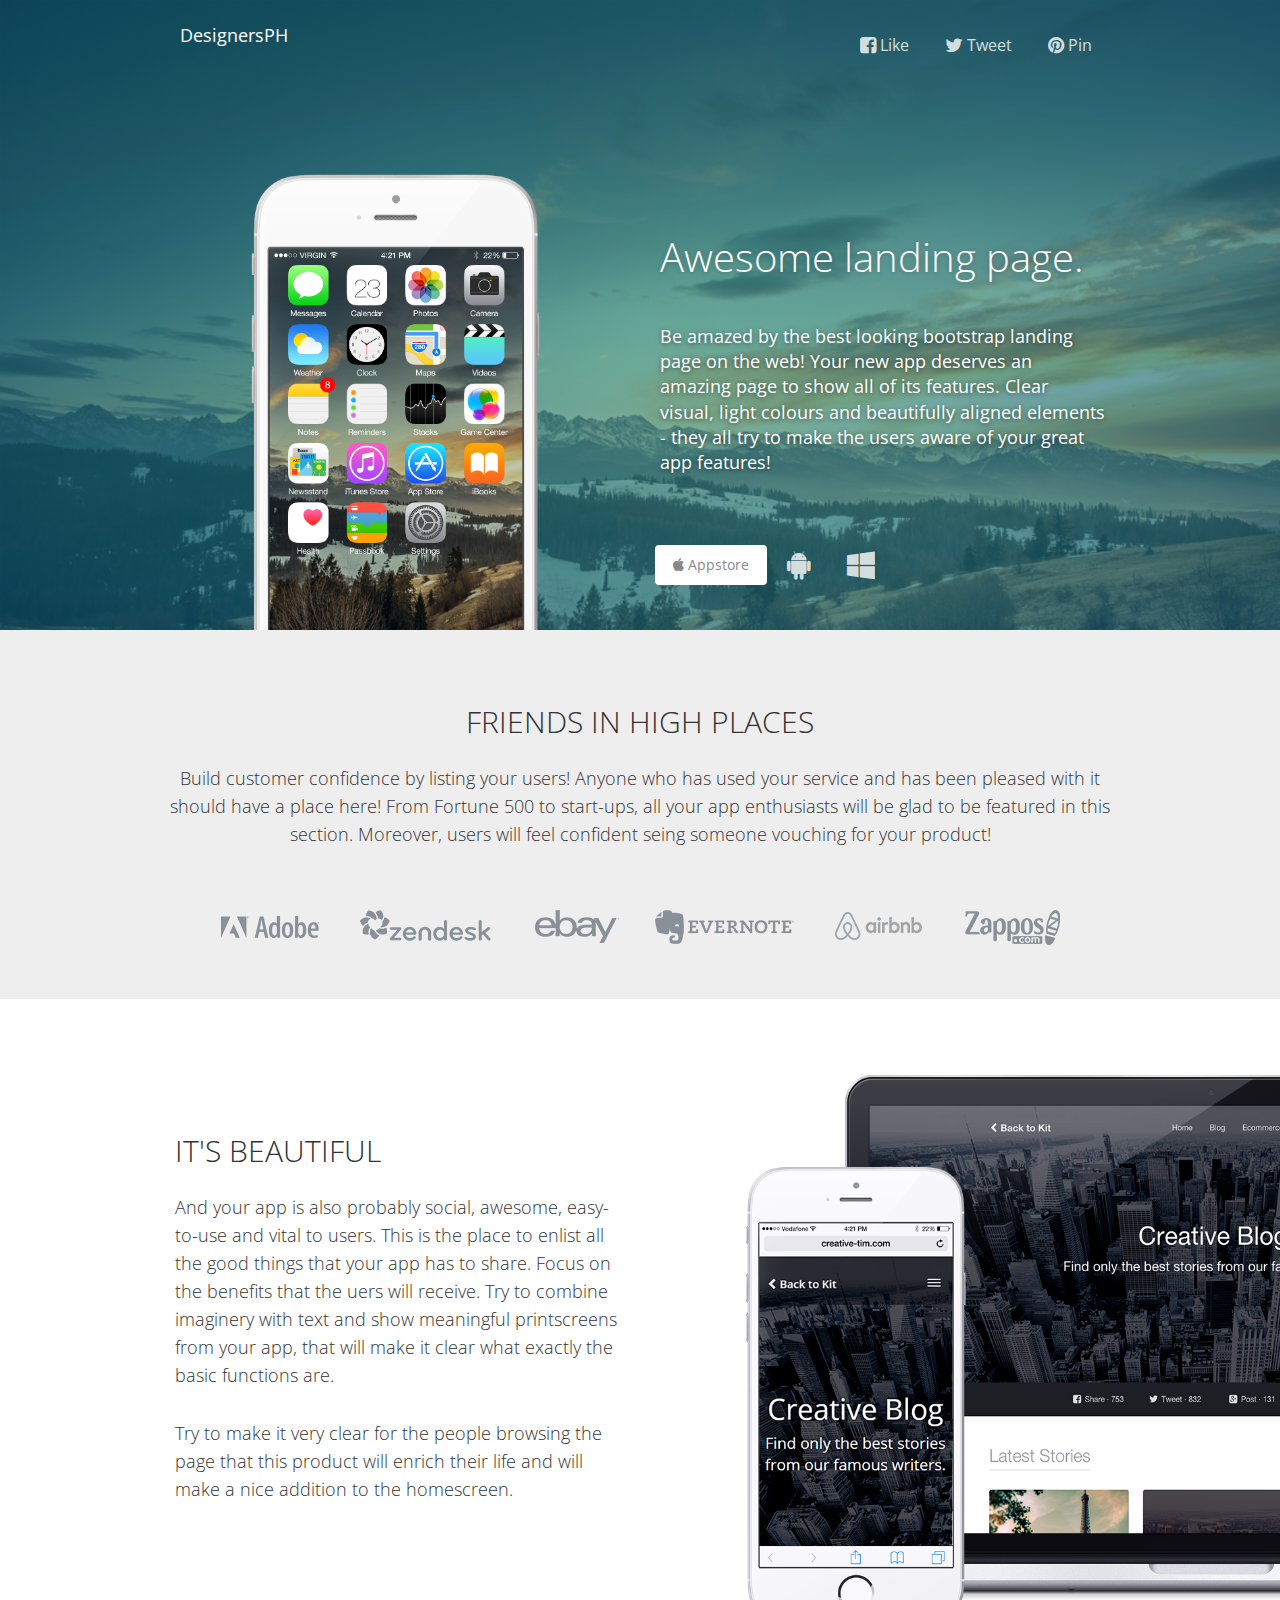
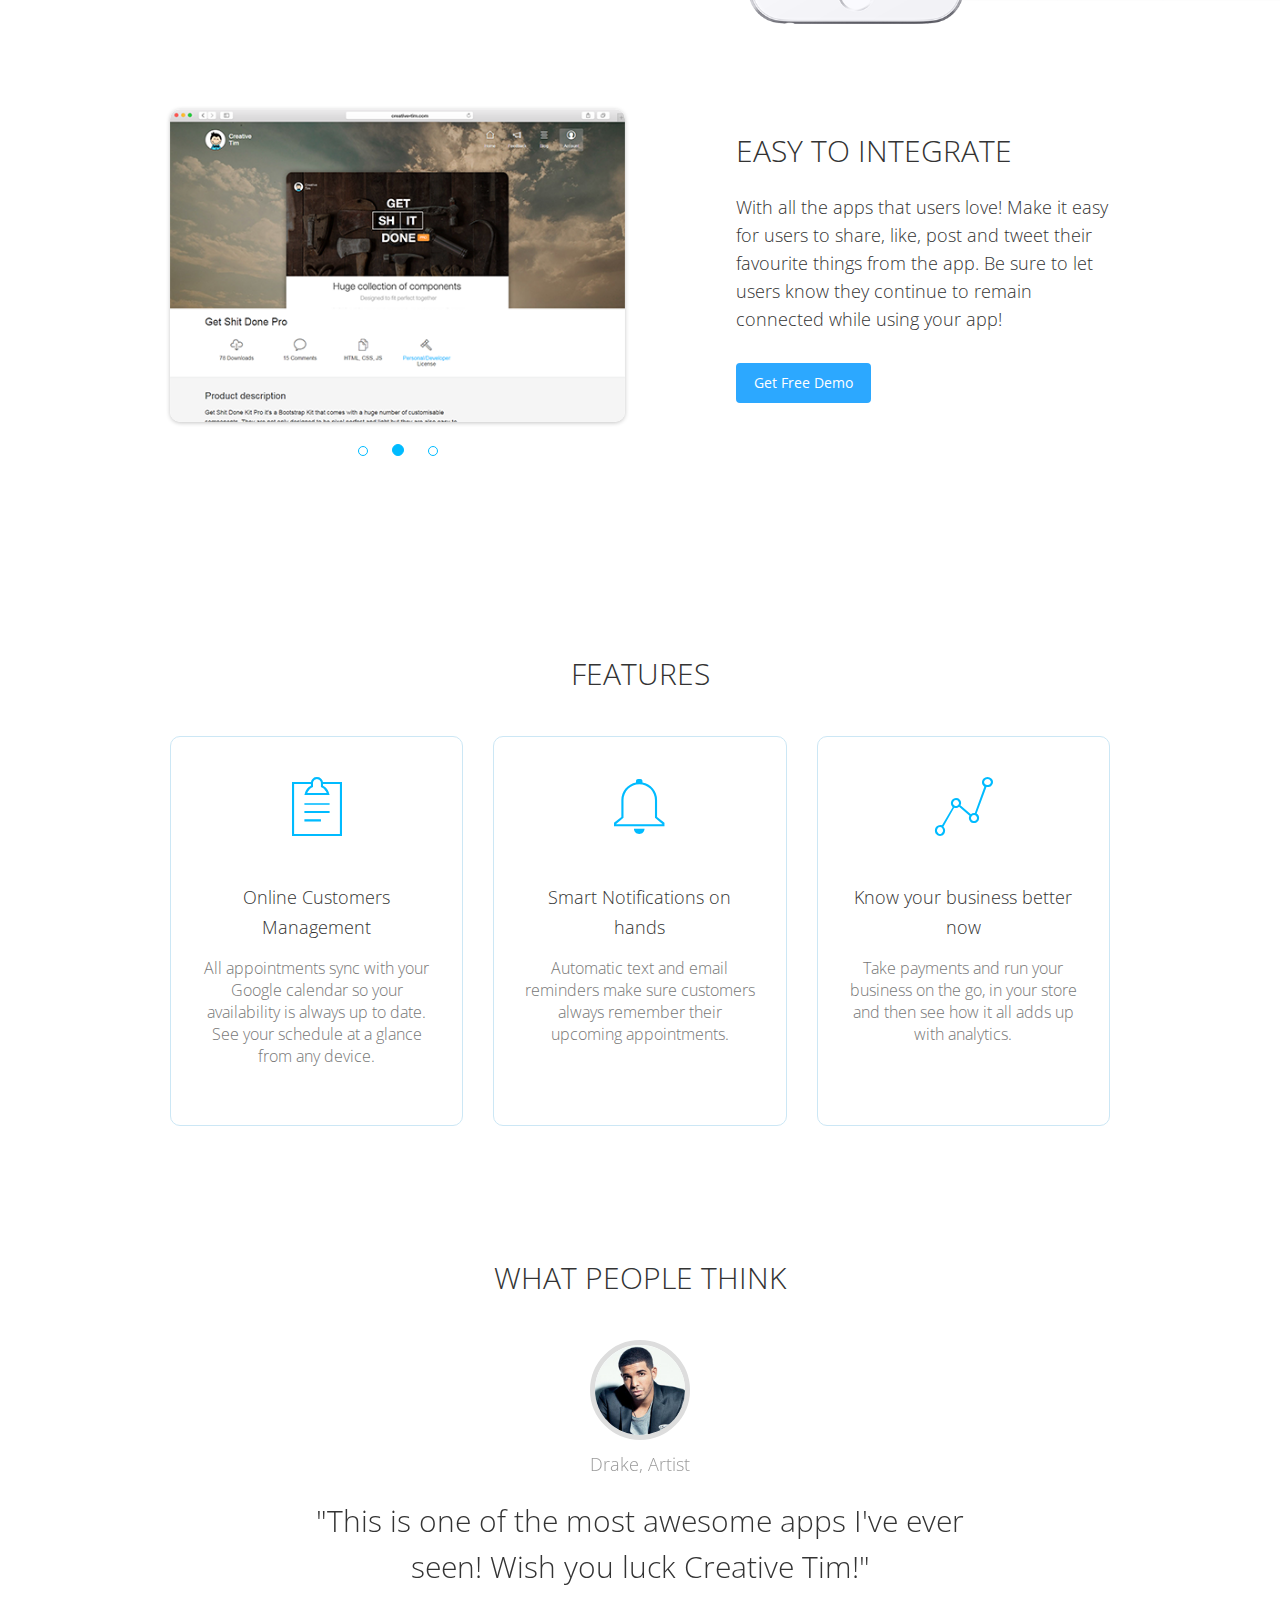
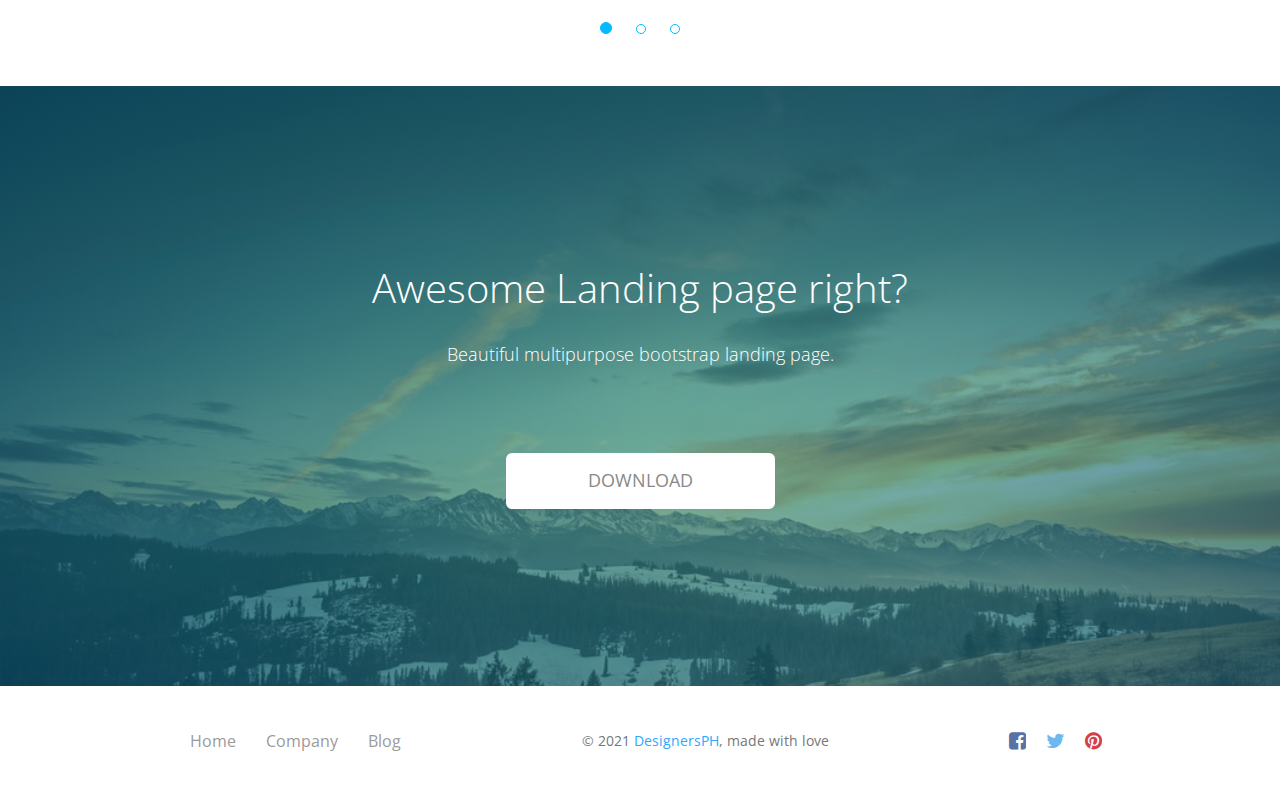
<file: sample.html>
<!doctype html>
<html lang="en">
    <head>
        <meta charset="utf-8" />
        <link rel="icon" type="image/png" href="assets/img/favicon.ico">
        <meta http-equiv="X-UA-Compatible" content="IE=edge,chrome=1" />
        <title>Sample Website</title>
        <meta content='width=device-width, initial-scale=1.0, maximum-scale=1.0, user-scalable=0' name='viewport' />
        <meta name="viewport" content="width=device-width" />

        <link href="assets/css/bootstrap.css" rel="stylesheet" />
        <link href="assets/css/landing-page.css" rel="stylesheet"/>

        <!--     Fonts and icons     -->
        <link href="http://maxcdn.bootstrapcdn.com/font-awesome/4.2.0/css/font-awesome.min.css" rel="stylesheet">
        <link href='http://fonts.googleapis.com/css?family=Open+Sans:300italic,400,300' rel='stylesheet' type='text/css'>
        <link href="assets/css/pe-icon-7-stroke.css" rel="stylesheet" />

    </head>
    <body class="landing-page landing-page1">
        <nav class="navbar navbar-transparent navbar-top" role="navigation">
            <div class="container">
                <!-- Brand and toggle get grouped for better mobile display -->
                <div class="navbar-header">
                    <button id="menu-toggle" type="button" class="navbar-toggle" data-toggle="collapse" data-target="#example">
                    <span class="sr-only">Toggle navigation</span>
                    <span class="icon-bar bar1"></span>
                    <span class="icon-bar bar2"></span>
                    <span class="icon-bar bar3"></span>
                    </button>
                    
                        <div class="logo-container">
                            <a href = "index.html">
                                <div class="brand">
                                    DesignersPH
                                </div>
                            </a>
                        </div>      
                </div>
                <!-- Collect the nav links, forms, and other content for toggling -->
                <div class="collapse navbar-collapse" id="example" >
                    <ul class="nav navbar-nav navbar-right">
                        <li>
                            <a href="#">
                            <i class="fa fa-facebook-square"></i>
                            Like
                            </a>
                        </li>
                        <li>
                            <a href="#">
                            <i class="fa fa-twitter"></i>
                            Tweet
                            </a>
                        </li>
                        <li>
                            <a href="#">
                            <i class="fa fa-pinterest"></i>
                            Pin
                            </a>
                        </li>
                    </ul>
                </div>
                <!-- /.navbar-collapse -->
            </div>
        </nav>
        <div class="wrapper">
            <div class="parallax filter-gradient blue" data-color="blue">
                <div class="parallax-background">
                    <img class="parallax-background-image" src="assets/img/template/bg3.jpg">
                </div>
                <div class= "container">
                    <div class="row">
                        <div class="col-md-5 hidden-xs">
                            <div class="parallax-image">
                                <img class="phone" src="assets/img/template/iphone3.png" style="margin-top: 20px"/>
                            </div>
                        </div>
                        <div class="col-md-6 col-md-offset-1">
                            <div class="description">
                                <h2>Awesome landing page.</h2>
                                <br>
                                <h5>Be amazed by the best looking bootstrap landing page on the web! Your new app deserves an amazing page to show all of its features. Clear visual, light colours and beautifully aligned elements - they all try to make the users aware of your great app features!</h5>
                            </div>
                            <div class="buttons">
                                <button class="btn btn-fill btn-neutral">
                                <i class="fa fa-apple"></i> Appstore
                                </button>
                                <button class="btn btn-simple btn-neutral">
                                <i class="fa fa-android"></i>
                                </button>
                                <button class="btn btn-simple btn-neutral">
                                <i class="fa fa-windows"></i>
                                </button>
                            </div>
                        </div>
                    </div>
                </div>
            </div>
            <div class="section section-gray section-clients">
                <div class="container text-center">
                    <h4 class="header-text">Friends in high places</h4>
                    <p>
                        Build customer confidence by listing your users! Anyone who has used your service and has been pleased with it should have a place here! From Fortune 500 to start-ups, all your app enthusiasts will be glad to be featured in this section. Moreover, users will feel confident seing someone vouching for your product!<br>
                    </p>
                    <div class="logos">
                        <ul class="list-unstyled">
                            <li ><img src="assets/img/logos/adobe.png"/></li>
                            <li ><img src="assets/img/logos/zendesk.png"/></li>
                            <li ><img src="assets/img/logos/ebay.png"/></i>
                            <li ><img src="assets/img/logos/evernote.png"/></li>
                            <li ><img src="assets/img/logos/airbnb.png"/></li>
                            <li ><img src="assets/img/logos/zappos.png"/></li>
                        </ul>
                    </div>
                </div>
            </div>
            <div class="section section-presentation">
                <div class="container">
                    <div class="row">
                        <div class="col-md-6">
                            <div class="description">
                                <h4 class="header-text">It's beautiful</h4>
                                <p>And your app is also probably social, awesome, easy-to-use and vital to users. This is the place to enlist all the good things that your app has to share. Focus on the benefits that the uers will receive. Try to combine imaginery with text and show meaningful printscreens from your app, that will make it clear what exactly the basic functions are. </p>
                                <p>Try to make it very clear for the people browsing the page that this product will enrich their life and will make a nice addition to the homescreen.
                                <p>
                            </div>
                        </div>
                        <div class="col-md-5 col-md-offset-1 hidden-xs">
                            <img src="assets/img/template/mac.png"/>
                        </div>
                    </div>
                </div>
            </div>
            <div class="section section-demo">
                <div class="container">
                    <div class="row">
                        <div class="col-md-6">
                            <div id="description-carousel" class="carousel fade" data-ride="carousel">
                                <div class="carousel-inner">
                                    <div class="item">
                                        <img src="assets/img/template/examples/home_33.jpg" alt="">
                                    </div>
                                    <div class="item active">
                                        <img src="assets/img/template/examples/home_22.jpg" alt="">
                                    </div>
                                    <div class="item">
                                        <img src="assets/img/template/examples/home_11.jpg" alt="">
                                    </div>
                                </div>
                                <ol class="carousel-indicators carousel-indicators-blue">
                                    <li data-target="#description-carousel" data-slide-to="0" class=""></li>
                                    <li data-target="#description-carousel" data-slide-to="1" class="active"></li>
                                    <li data-target="#description-carousel" data-slide-to="2" class=""></li>
                                </ol>
                            </div>
                        </div>
                        <div class="col-md-5 col-md-offset-1">
                            <h4 class="header-text">Easy to integrate</h4>
                            <p>
                                With all the apps that users love! Make it easy for users to share, like, post and tweet their favourite things from the app. Be sure to let users know they continue to remain connected while using your app!
                            </p>
                            <a href="#" id="Demo3" class="btn btn-fill btn-info" data-button="info">Get Free Demo</a>
                        </div>
                    </div>
                </div>
            </div>
            <div class="section section-features">
                <div class="container">
                    <h4 class="header-text text-center">Features</h4>
                    <div class="row">
                        <div class="col-md-4">
                            <div class="card card-blue">
                                <div class="icon">
                                    <i class="pe-7s-note2"></i>
                                </div>
                                <div class="text">
                                    <h4>Online Customers Management</h4>
                                    <p>All appointments sync with your Google calendar so your availability is always up to date. See your schedule at a glance from any device.</p>
                                </div>
                            </div>
                        </div>
                        <div class="col-md-4">
                            <div class="card card-blue">
                                <div class="icon">
                                    <i class="pe-7s-bell"></i>
                                </div>
                                <h4>Smart Notifications on hands</h4>
                                <p>Automatic text and email reminders make sure customers always remember their upcoming appointments.</p>
                            </div>
                        </div>
                        <div class="col-md-4">
                            <div class="card card-blue">
                                <div class="icon">
                                    <i class="pe-7s-graph1"></i>
                                </div>
                                <h4>Know your business better now</h4>
                                <p>Take payments and run your business on the go, in your store and then see how it all adds up with analytics.</p>
                            </div>
                        </div>
                    </div>
                </div>
            </div>
            <div class="section section-testimonial">
                <div class="container">
                    <h4 class="header-text text-center">What people think</h4>
                    <div id="carousel-example-generic" class="carousel fade" data-ride="carousel">
                        <!-- Wrapper for slides -->
                        <div class="carousel-inner" role="listbox">
                            <div class="item">
                                <div class="mask">
                                    <img src="assets/img/faces/face-4.jpg">
                                </div>
                                <div class="carousel-testimonial-caption">
                                    <p>Jay Z, Producer</p>
                                    <h3>"I absolutely love your app! It's truly amazing and looks awesome!"</h3>
                                </div>
                            </div>
                            <div class="item active">
                                <div class="mask">
                                    <img src="assets/img/faces/face-3.jpg">
                                </div>
                                <div class="carousel-testimonial-caption">
                                    <p>Drake, Artist</p>
                                    <h3>"This is one of the most awesome apps I've ever seen! Wish you luck Creative Tim!"</h3>
                                </div>
                            </div>
                            <div class="item">
                                <div class="mask">
                                    <img src="assets/img/faces/face-2.jpg">
                                </div>
                                <div class="carousel-testimonial-caption">
                                    <p>Rick Ross, Musician</p>
                                    <h3>"Loving this! Just picked it up the other day. Thank you for the work you put into this."</h3>
                                </div>
                            </div>
                        </div>
                        <ol class="carousel-indicators carousel-indicators-blue">
                            <li data-target="#carousel-example-generic" data-slide-to="0" class="active"></li>
                            <li data-target="#carousel-example-generic" data-slide-to="1"></li>
                            <li data-target="#carousel-example-generic" data-slide-to="2"></li>
                        </ol>
                    </div>
                </div>
            </div>
            <div class="section section-no-padding">
                <div class="parallax filter-gradient blue" data-color="blue">
                    <div class="parallax-background">
                        <img class ="parallax-background-image" src="assets/img/template/bg3.jpg"/>
                    </div>
                    <div class="info">
                        <h1>Awesome Landing page right?</h1>
                        <p>Beautiful multipurpose bootstrap landing page.</p>
                        <a href="#" class="btn btn-neutral btn-lg btn-fill">DOWNLOAD</a>
                    </div>
                </div>
            </div>
            <footer class="footer">
                <div class="container">
                    <nav class="pull-left">
                        <ul>
                            <li>
                                <a href="index.html">
                                Home
                                </a>
                            </li>
                            <li>
                                <a href="index.html">
                                Company
                                </a>
                            </li>
                            <li>
                                <a href="#">
                                Blog
                                </a>
                            </li>
                        </ul>
                    </nav>
                    <div class="social-area pull-right">
                        <a class="btn btn-social btn-facebook btn-simple">
                        <i class="fa fa-facebook-square"></i>
                        </a>
                        <a class="btn btn-social btn-twitter btn-simple">
                        <i class="fa fa-twitter"></i>
                        </a>
                        <a class="btn btn-social btn-pinterest btn-simple">
                        <i class="fa fa-pinterest"></i>
                        </a>
                    </div>
                    <div class="copyright">
                        &copy; 2021 <a href="index.html">DesignersPH</a>, made with love
                    </div>
                </div>
            </footer>
        </div>

    </body>
    <script src="assets/js/jquery-1.10.2.js" type="text/javascript"></script>
    <script src="assets/js/jquery-ui-1.10.4.custom.min.js" type="text/javascript"></script>
    <script src="assets/js/bootstrap.js" type="text/javascript"></script>
    <script src="assets/js/awesome-landing-page.js" type="text/javascript"></script>
</html>
</file>
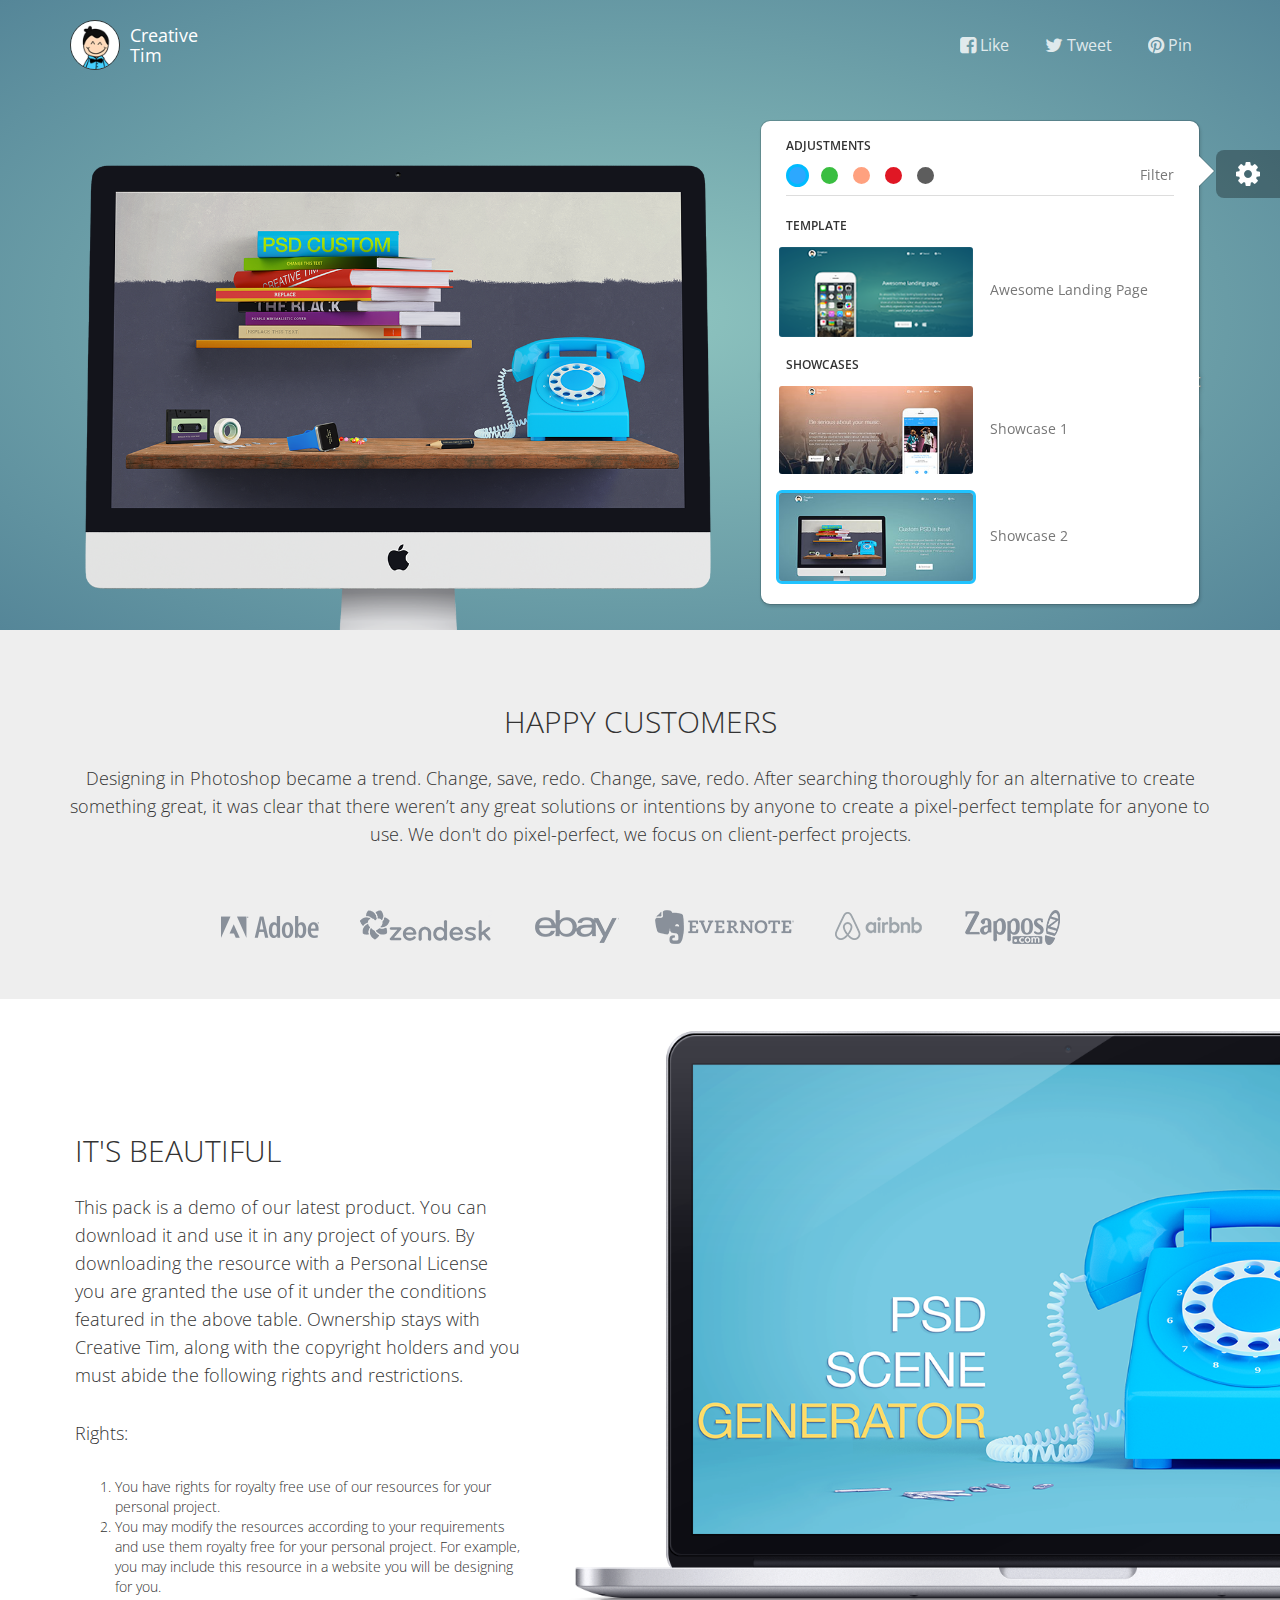
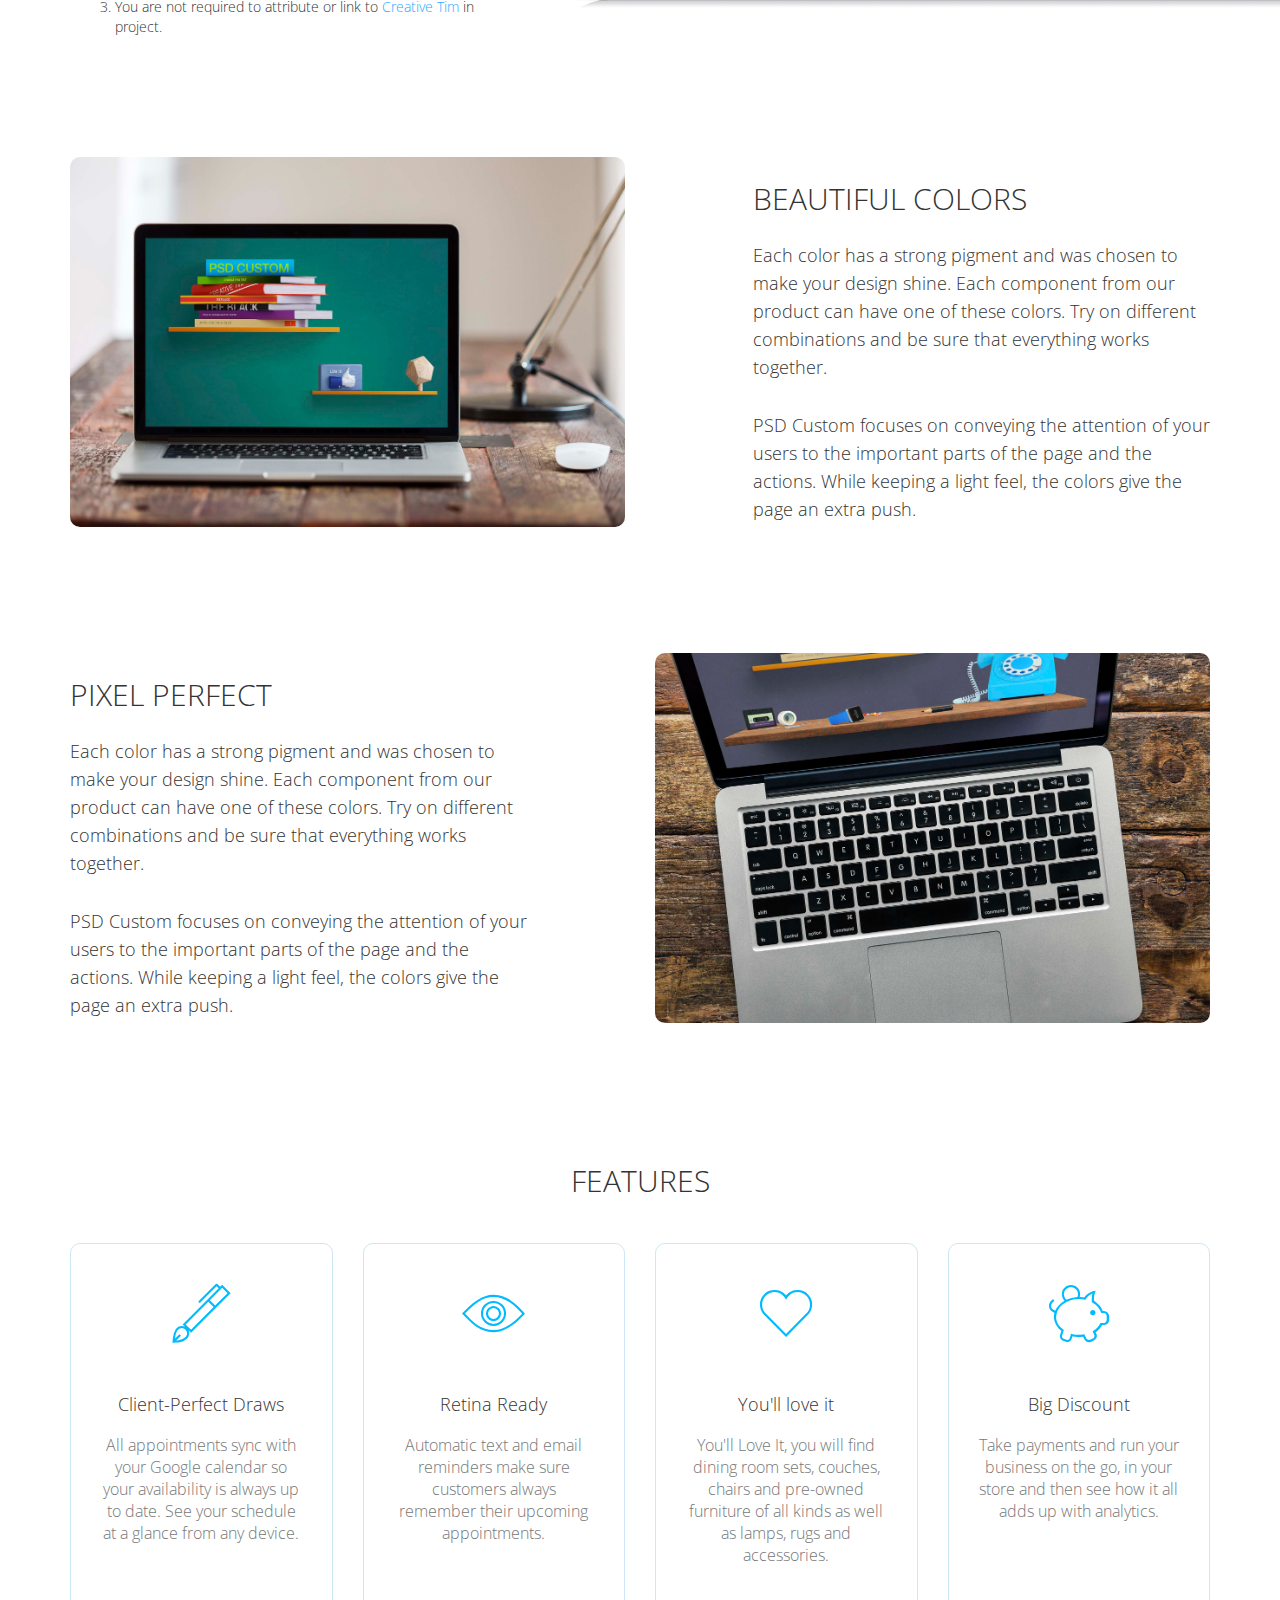
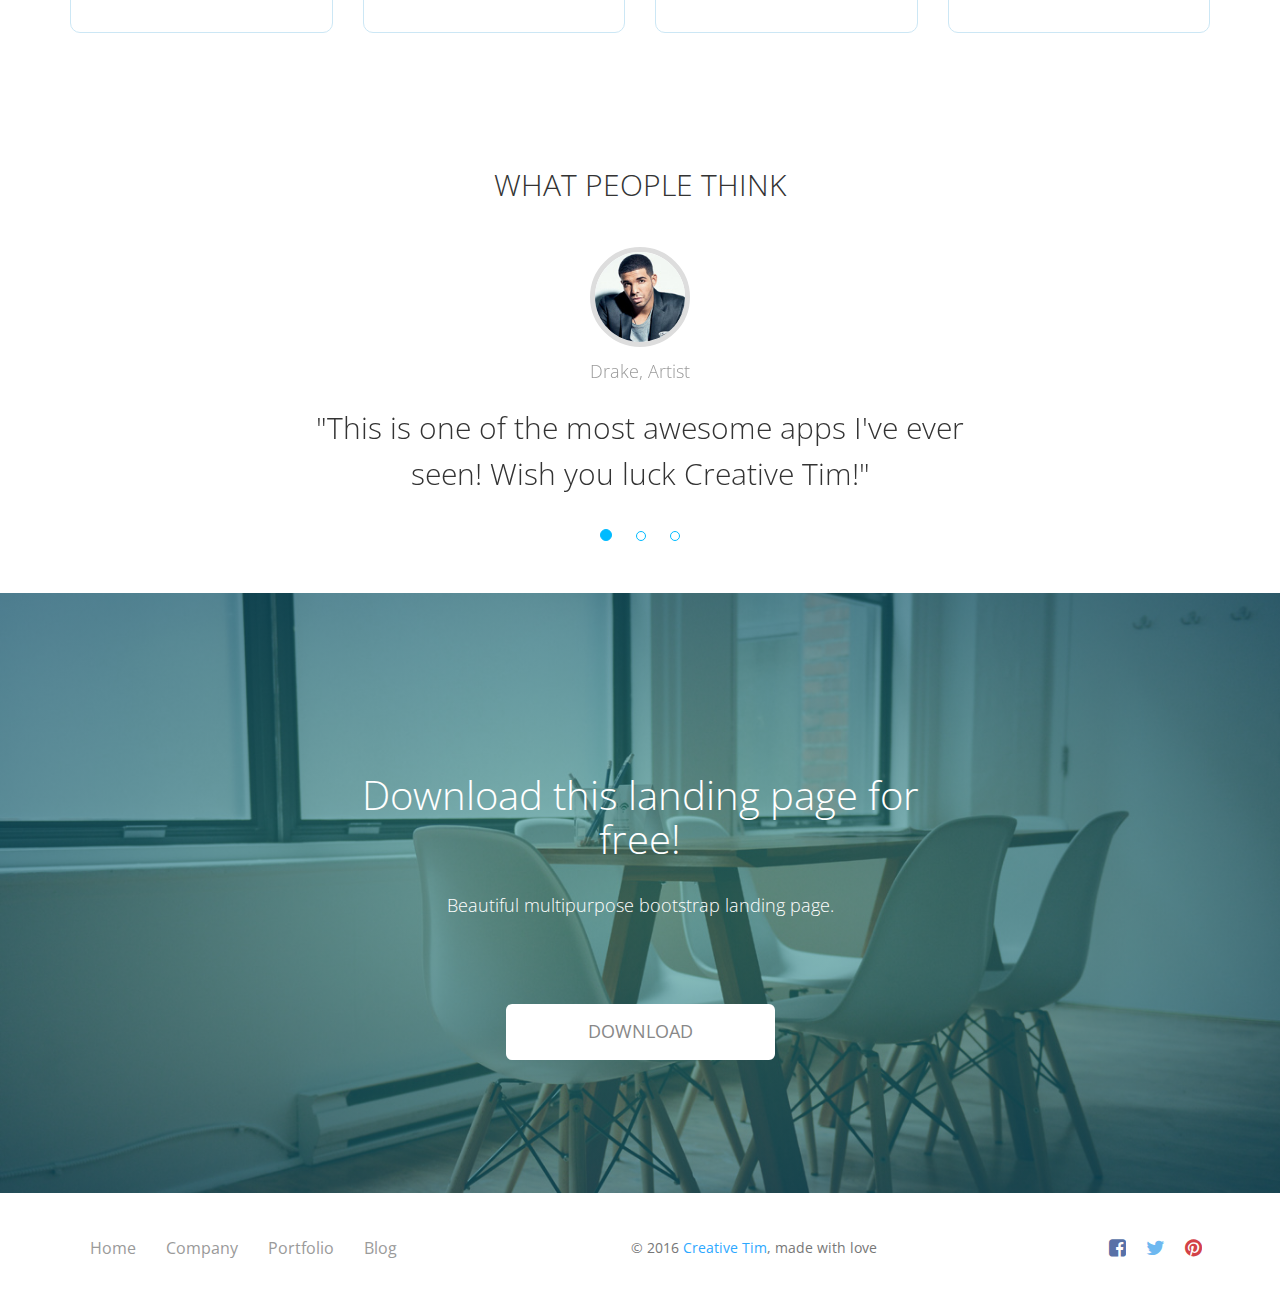
<file: web_app.html>
<!doctype html>
<html lang="en">
    <head>
        <meta charset="utf-8" />
        <link rel="icon" type="image/png" href="assets/img/favicon.ico">
        <meta http-equiv="X-UA-Compatible" content="IE=edge,chrome=1" />
        <title>Awesome Landing Page by Creative Tim</title>
        <meta content='width=device-width, initial-scale=1.0, maximum-scale=1.0, user-scalable=0' name='viewport' />
        <meta name="viewport" content="width=device-width" />

        <link href="assets/css/bootstrap.css" rel="stylesheet" />
        <link href="assets/css/landing-page.css" rel="stylesheet"/>

        <!--     Fonts and icons     -->
        <link href="http://maxcdn.bootstrapcdn.com/font-awesome/4.2.0/css/font-awesome.min.css" rel="stylesheet">
        <link href='http://fonts.googleapis.com/css?family=Open+Sans:300italic,400,300' rel='stylesheet' type='text/css'>
        <link href="assets/css/pe-icon-7-stroke.css" rel="stylesheet" />
    </head>
    <body class="landing-page landing-page2">
        <nav class="navbar navbar-transparent navbar-top" role="navigation">
            <div class="container">
                <!-- Brand and toggle get grouped for better mobile display -->
                <div class="navbar-header">
                    <button id="menu-toggle" type="button" class="navbar-toggle" data-toggle="collapse" data-target="#example">
                    <span class="sr-only">Toggle navigation</span>
                    <span class="icon-bar bar1"></span>
                    <span class="icon-bar bar2"></span>
                    <span class="icon-bar bar3"></span>
                    </button>
                    <a href="http://www.creative-tim.com">
                        <div class="logo-container">
                            <div class="logo">
                                <img src="assets/img/new_logo.png" alt="Creative Tim Logo">
                            </div>
                            <div class="brand">
                                Creative Tim
                            </div>
                        </div>
                    </a>
                </div>
                <!-- Collect the nav links, forms, and other content for toggling -->
                <div class="collapse navbar-collapse" id="example" >
                    <ul class="nav navbar-nav navbar-right">
                        <li>
                            <a href="#">
                            <i class="fa fa-facebook-square"></i>
                            Like
                            </a>
                        </li>
                        <li>
                            <a href="#">
                            <i class="fa fa-twitter"></i>
                            Tweet
                            </a>
                        </li>
                        <li>
                            <a href="#">
                            <i class="fa fa-pinterest"></i>
                            Pin
                            </a>
                        </li>
                    </ul>
                </div>
                <!-- /.navbar-collapse -->
            </div>
        </nav>
        <div class="wrapper">
            <div class="parallax filter-gradient blue" data-color="blue">
                <div class= "container">
                    <div class="row">
                        <div class="col-md-7  hidden-xs">
                            <div class="parallax-image">
                                <img src="assets/img/showcases/showcase-2/mac1.png"/>
                            </div>
                        </div>
                        <div class="col-md-5">
                            <div class="description text-center">
                                <h2>Showcase 2 - Your webapp</h2>
                                <br>
                                <h5>This template was built closely to our current layout as of June 2016. You can download a free demo below. Please share the webpage with others. Hope this template makes a good preview of what we are building here!</h5>
                                <div class="buttons">
                                    <a href="http://www.creative-tim.com/product/awesome-landing-page" class="btn btn-fill btn-neutral">
                                    <i class="fa fa-download"></i> Download
                                    </a>
                                </div>
                            </div>
                        </div>
                    </div>
                </div>
            </div>
            <div class="section section-gray section-clients">
                <div class="container text-center">
                    <h4 class="header-text">Happy Customers</h4>
                    <p>
                        Designing in Photoshop became a trend. Change, save, redo. Change, save, redo. After searching thoroughly for an alternative to create something great, it was clear that there weren’t any great solutions or intentions by anyone to create a pixel-perfect template for anyone to use. We don't do pixel-perfect, we focus on client-perfect projects.<br>
                    </p>
                    <div class="logos">
                        <ul class="list-unstyled">
                            <li ><img src="assets/img/logos/adobe.png"/></li>
                            <li ><img src="assets/img/logos/zendesk.png"/></li>
                            <li ><img src="assets/img/logos/ebay.png"/></i>
                            <li ><img src="assets/img/logos/evernote.png"/></li>
                            <li ><img src="assets/img/logos/airbnb.png"/></li>
                            <li ><img src="assets/img/logos/zappos.png"/></li>
                        </ul>
                    </div>
                </div>
            </div>
            <div class="section section-presentation">
                <div class="container">
                    <div class="row">
                        <div class="col-md-5 hidden-xs">
                            <div class="description">
                                <h4 class="header-text">It's beautiful</h4>
                                <p>This pack is a demo of our latest product. You can download it and use it in any project of yours. By downloading the resource with a Personal License you are granted the use of it under the conditions featured in the above table. Ownership stays with Creative Tim, along with the copyright holders and you must abide the following rights and restrictions. </p>
                                <p>Rights:
                                <p>
                                <ol>
                                    <li>You have rights for royalty free use of our resources for your personal project.</li>
                                    <li>You may modify the resources according to your requirements and use them royalty free for your personal project. For example, you may include this resource in a website you will be designing for you. </li>
                                    <li>You are not required to attribute or link to <a href="http://www.creative-tim.com">Creative Tim</a> in project.</li>
                                </ol>
                            </div>
                        </div>
                        <div class="col-md-6 ">
                            <img src="assets/img/showcases/showcase-2/mac2.png" style="margin-top:-50px"/>
                        </div>
                    </div>
                </div>
            </div>
            <div class="section section-demo">
                <div class="container">
                    <div class="row">
                        <div class="col-md-6">
                            <div class="demo-image">
                                <img src="assets/img/showcases/showcase-2/examples/home_4.jpg" alt="">
                            </div>
                        </div>
                        <div class="col-md-5 col-md-offset-1">
                            <h4 class="header-text">Beautiful colors</h4>
                            <p>
                                Each color has a strong pigment and was chosen to make your design shine. Each component from our product can have one of these colors. Try on different combinations and be sure that everything works together.
                            </p>
                            <p>
                                PSD Custom focuses on conveying the attention of your users to the important parts of the page and the actions. While keeping a light feel, the colors give the page an extra push.
                            </p>
                        </div>
                    </div>
                    <br>
                    <div class="row">
                        <div class="col-md-5">
                            <h4 class="header-text">Pixel Perfect</h4>
                            <p>
                                Each color has a strong pigment and was chosen to make your design shine. Each component from our product can have one of these colors. Try on different combinations and be sure that everything works together.
                            </p>
                            <p>
                                PSD Custom focuses on conveying the attention of your users to the important parts of the page and the actions. While keeping a light feel, the colors give the page an extra push.
                            </p>
                        </div>
                        <div class="col-md-6 col-md-offset-1">
                            <div class="demo-image">
                                <img src="assets/img/showcases/showcase-2/examples/home_6.jpg" alt="">
                            </div>
                        </div>
                    </div>
                </div>
            </div>
            <div class="section section-features">
                <div class="container">
                    <h4 class="header-text text-center">Features</h4>
                    <div class="row">
                        <div class="col-md-3">
                            <div class="card card-blue">
                                <div class="icon">
                                    <i class="pe-7s-pen"></i>
                                </div>
                                <div class="text">
                                    <h4>Client-Perfect Draws</h4>
                                    <p>All appointments sync with your Google calendar so your availability is always up to date. See your schedule at a glance from any device.</p>
                                </div>
                            </div>
                        </div>
                        <div class="col-md-3">
                            <div class="card card-blue">
                                <div class="icon">
                                    <i class="pe-7s-look"></i>
                                </div>
                                <h4>Retina Ready</h4>
                                <p>Automatic text and email reminders make sure customers always remember their upcoming appointments.</p>
                            </div>
                        </div>
                        <div class="col-md-3">
                            <div class="card card-blue">
                                <div class="icon">
                                    <i class="pe-7s-like"></i>
                                </div>
                                <h4>You'll love it</h4>
                                <p>You'll Love It, you will find dining room sets, couches, chairs and pre-owned furniture of all kinds as well as lamps, rugs and accessories.</p>
                            </div>
                        </div>
                        <div class="col-md-3">
                            <div class="card card-blue">
                                <div class="icon">
                                    <i class="pe-7s-piggy"></i>
                                </div>
                                <h4>Big Discount</h4>
                                <p>Take payments and run your business on the go, in your store and then see how it all adds up with analytics.</p>
                            </div>
                        </div>
                    </div>
                </div>
            </div>
            <div class="section section-testimonial">
                <div class="container">
                    <h4 class="header-text text-center">What people think</h4>
                    <div id="carousel-example-generic" class="carousel fade" data-ride="carousel">
                        <!-- Wrapper for slides -->
                        <div class="carousel-inner" role="listbox">
                            <div class="item">
                                <div class="mask">§
                                    <img src="assets/img/faces/face-4.jpg">
                                </div>
                                <div class="carousel-testimonial-caption">
                                    <p>Jay Z, Producer</p>
                                    <h3>"I absolutely love your app! It's truly amazing and looks awesome!"</h3>
                                </div>
                            </div>
                            <div class="item active">
                                <div class="mask">
                                    <img src="assets/img/faces/face-3.jpg">
                                </div>
                                <div class="carousel-testimonial-caption">
                                    <p>Drake, Artist</p>
                                    <h3>"This is one of the most awesome apps I've ever seen! Wish you luck Creative Tim!"</h3>
                                </div>
                            </div>
                            <div class="item">
                                <div class="mask">
                                    <img src="assets/img/faces/face-2.jpg">
                                </div>
                                <div class="carousel-testimonial-caption">
                                    <p>Rick Ross, Musician</p>
                                    <h3>"Loving this! Just picked it up the other day. Thank you for the work you put into this."</h3>
                                </div>
                            </div>
                        </div>
                        <ol class="carousel-indicators carousel-indicators-blue">
                            <li data-target="#carousel-example-generic" data-slide-to="0" class="active"></li>
                            <li data-target="#carousel-example-generic" data-slide-to="1"></li>
                            <li data-target="#carousel-example-generic" data-slide-to="2"></li>
                        </ol>
                    </div>
                </div>
            </div>
            <div class="section section-no-padding">
                <div class="parallax filter-gradient blue" data-color="blue">
                    <div class="parallax-background">
                        <img class ="parallax-background-image" src="assets/img/showcases/showcase-2/bg2.jpg">
                    </div>
                    <div class="info">
                        <h1>Download this landing page for free!</h1>
                        <p>Beautiful multipurpose bootstrap landing page.</p>
                        <a href="http://www.creative-tim.com/product/awesome-landing-page" class="btn btn-neutral btn-lg btn-fill">DOWNLOAD</a>
                    </div>
                </div>
            </div>
            <footer class="footer">
                <div class="container">
                    <nav class="pull-left">
                        <ul>
                            <li>
                                <a href="#">
                                Home
                                </a>
                            </li>
                            <li>
                                <a href="#">
                                Company
                                </a>
                            </li>
                            <li>
                                <a href="#">
                                Portfolio
                                </a>
                            </li>
                            <li>
                                <a href="#">
                                Blog
                                </a>
                            </li>
                        </ul>
                    </nav>
                    <div class="social-area pull-right">
                        <a class="btn btn-social btn-facebook btn-simple">
                        <i class="fa fa-facebook-square"></i>
                        </a>
                        <a class="btn btn-social btn-twitter btn-simple">
                        <i class="fa fa-twitter"></i>
                        </a>
                        <a class="btn btn-social btn-pinterest btn-simple">
                        <i class="fa fa-pinterest"></i>
                        </a>
                    </div>
                    <div class="copyright">
                        &copy; 2016 <a href="http://www.creative-tim.com">Creative Tim</a>, made with love
                    </div>
                </div>
            </footer>
        </div>
        <div class="fixed-plugin">
            <div class="dropdown open">
                <a href="#" data-toggle="dropdown">
                <i class="fa fa-cog fa-2x"> </i>
                </a>
                <ul class="dropdown-menu">
                    <li class="header-title">Adjustments</li>
                    <li class="adjustments-line">
                        <a href="javascript:void(0)" class="switch-trigger">
                            <p class="pull-right">Filter</p>
                            <div class="pull-left">
                                <span class="badge selector badge-blue active" data-color="blue" data-button="info"></span>
                                <span class="badge selector badge-green" data-color="green" data-button="success"></span>
                                <span class="badge selector badge-orange" data-color="orange" data-button="warning"></span>
                                <span class="badge selector badge-red" data-color="red" data-button="danger"></span>
                                <span class="badge selector badge-black" data-color="gray" data-button="default"></span>
                            </div>
                            <div class="clearfix"></div>
                        </a>
                    </li>
                    <li class="header-title">Template</li>
                    <li class="">
                        <a href="index.html" class="switch">
                            <img alt="..." src="assets/img/blue.jpg">
                            <p class="pull-left">Awesome Landing Page</p>
                        </a>
                    </li>
                    <li class="header-title">Showcases</li>
                    <li class="">
                        <a href="phone_app.html" class="switch">
                            <img alt="..." src="assets/img/phone_app.jpg">
                            <p class="pull-left">Showcase 1</p>
                        </a>
                    </li>
                    <li class="active">
                        <a href="web_app.html" class="switch">
                            <img alt="..." src="assets/img/web_app.jpg">
                            <p class="pull-left">Showcase 2</p>
                        </a>
                    </li>
                </ul>
            </div>
        </div>
    </body>
    <script src="assets/js/jquery-1.10.2.js" type="text/javascript"></script>
    <script src="assets/js/jquery-ui-1.10.4.custom.min.js" type="text/javascript"></script>
    <script src="assets/js/bootstrap.js" type="text/javascript"></script>
    <script src="assets/js/awesome-landing-page.js" type="text/javascript"></script>
</html>
</file>
<file: index.css>
body {
    margin: 0;
}

html {
    scroll-behavior: smooth;
    font-family: 'Bebas Neue', cursive;
}

.site-header {
    display: flex;
    justify-content: space-between;
    align-items: center;
    max-width: 1873px;
    height: 86px;
    padding: 0 24px;
    margin: 0 auto;
    font-family: 'Bebas Neue', cursive;
}

.site-logo {
    margin: 0;
    padding-left: 100px;
    font-size: 35px;
    font-weight: bold;
    text-decoration: none;
    color: #1f2937;
}

.site-nav{
    padding-right: 150px;
}

.site-nav a {
    margin-left: 42px;
    font-size: 19px;
    font-weight: 500;
    text-decoration: none;
    color: #1f2937;
}

.site-header .site-logo span{
    color: rgb(62, 62, 238);
}

#about-us-btn,#designer-btn,#contact-btn{
    transition: all 0.2s ease-in-out;
}

#about-us-btn:hover{
    color: rgb(62, 62, 238);
}

#designer-btn:hover{
    color: rgb(62, 62, 238);
}

#contact-btn:hover{
    color: rgb(62, 62, 238);
}


.intro{
    display: flex;
    max-width: 1100px;
    padding: 0px 24px;
    margin: 50px auto; 
}

.intro span{
    color: rgb(62, 62, 238);
}

.intro p{
    font-family: 'Bebas Neue', cursive;
    font-size: 43px;
    font-weight: bolder;
    text-align: left;
}

.intro img {
    width: 350px;
    height: 350px;
    margin-right: 50px;
}

button {
    font-family: 'Bebas Neue', cursive;
    color: whitesmoke;
    background-color: rgb(62, 62, 238);
    border: 1px solid rgb(62, 62, 238);
    border-radius: 20px;
    padding: 0 15px;
    cursor: pointer;
    height: 45px;
    width: 120px;
    font-size: 14px;
    transition: all 0.2s ease-in-out;
}

button:hover {
    transform: scale(1.1);
}

.paragraph{
    text-align: center;
    font-size: 50px;
    font-weight: bolder;
}

.partnership{
    background-color: rgb(223, 219, 219);
    max-width: 1100;
    margin: 20px auto;
    border-radius: 30px;
}

.logo{
    display: flex;
    justify-content:center;
    align-items: center; 
}

#pinterest-logo, #xd-logo, #canva-logo, #figma-logo{
    width: 120px;
    height: 60px;
    padding: 50px 75px 50px 50px;
    fill: silver;
    cursor: pointer;
    transition: all 0.2s ease-in-out;
} 

#pinterest-logo:hover {
    transform: scale(0.8);
}

#xd-logo:hover {
    transform: scale(0.8);
}

#canva-logo:hover {
    transform: scale(0.8);
}

#figma-logo:hover {
    transform: scale(0.8);
}

.section2{
    display: flex;
    max-width: 1100px;
    padding: 0px 24px;
    margin: 150px 150px 150px 150px;
}

.section2 p{
    font-size: 45px;
    font-weight: bolder;
    text-align: right;
    padding-right: 50px;
}

.section2 span{
    color: rgb(105, 29, 204);
}

.section2 img {
    width: 350px;
    height: 350px;
    margin-right: 50px;
}

.section3{
    display: flex;
    max-width: 1860px;
    padding: 50px 120px 50px 120px;
    margin: 0;
    background-color: skyblue;
}

.section3 p{
    font-size: 60px;
    font-weight: bolder;
    text-align: left;
}

.section3 .author{
    color: royalblue;
}

.section3 img {
    width: 350px;
    height: 350px;
    margin-right: 100px;
}

.site-footer {
    max-width: 1000px;
    display: flex;
    align-items: center;
    margin: 20px auto;
    align-items: center;
}

.designers{
    padding-right: 200px;
}

.designers .copyright{
    padding-right: 100px;
}

.copyright{
    margin: 100px auto;
    padding-right: 100px;
}

.socmed{
    margin: 10px auto;
}

#fb, #ig, #twitter{
    height: 32px;
    width: 32px;cursor: pointer;
    transition: all 0.2s ease-in-out;
} 

#fb:hover {
    transform: scale(0.8);
}

#ig:hover {
    transform: scale(0.8);
}

#twitter:hover {
    transform: scale(0.8);
}

#fb, #ig{
    padding-right: 20px;
}
</file>
<file: story/story/css/icomoon.css>
@font-face {
  font-family: 'icomoon';
  src:  url('../fonts/icomoon/icomoon.eot?6iuir');
  src:  url('../fonts/icomoon/icomoon.eot?6iuir#iefix') format('embedded-opentype'),
    url('../fonts/icomoon/icomoon.ttf?6iuir') format('truetype'),
    url('../fonts/icomoon/icomoon.woff?6iuir') format('woff'),
    url('../fonts/icomoon/icomoon.svg?6iuir#icomoon') format('svg');
  font-weight: normal;
  font-style: normal;
}

[class^="icon-"], [class*=" icon-"] {
  /* use !important to prevent issues with browser extensions that change fonts */
  font-family: 'icomoon' !important;
  speak: none;
  font-style: normal;
  font-weight: normal;
  font-variant: normal;
  text-transform: none;
  line-height: 1;

  /* Better Font Rendering =========== */
  -webkit-font-smoothing: antialiased;
  -moz-osx-font-smoothing: grayscale;
}

.icon-eye:before {
  content: "\e000";
}
.icon-paper-clip:before {
  content: "\e001";
}
.icon-mail:before {
  content: "\e002";
}
.icon-toggle:before {
  content: "\e003";
}
.icon-layout:before {
  content: "\e004";
}
.icon-link:before {
  content: "\e005";
}
.icon-bell:before {
  content: "\e006";
}
.icon-lock:before {
  content: "\e007";
}
.icon-unlock:before {
  content: "\e008";
}
.icon-ribbon:before {
  content: "\e009";
}
.icon-image:before {
  content: "\e010";
}
.icon-signal:before {
  content: "\e011";
}
.icon-target:before {
  content: "\e012";
}
.icon-clipboard:before {
  content: "\e013";
}
.icon-clock:before {
  content: "\e014";
}
.icon-watch:before {
  content: "\e015";
}
.icon-air-play:before {
  content: "\e016";
}
.icon-camera:before {
  content: "\e017";
}
.icon-video:before {
  content: "\e018";
}
.icon-disc:before {
  content: "\e019";
}
.icon-printer:before {
  content: "\e020";
}
.icon-monitor:before {
  content: "\e021";
}
.icon-server:before {
  content: "\e022";
}
.icon-cog:before {
  content: "\e023";
}
.icon-heart:before {
  content: "\e024";
}
.icon-paragraph:before {
  content: "\e025";
}
.icon-align-justify:before {
  content: "\e026";
}
.icon-align-left:before {
  content: "\e027";
}
.icon-align-center:before {
  content: "\e028";
}
.icon-align-right:before {
  content: "\e029";
}
.icon-book:before {
  content: "\e030";
}
.icon-layers:before {
  content: "\e031";
}
.icon-stack:before {
  content: "\e032";
}
.icon-stack-2:before {
  content: "\e033";
}
.icon-paper:before {
  content: "\e034";
}
.icon-paper-stack:before {
  content: "\e035";
}
.icon-search:before {
  content: "\e036";
}
.icon-zoom-in:before {
  content: "\e037";
}
.icon-zoom-out:before {
  content: "\e038";
}
.icon-reply:before {
  content: "\e039";
}
.icon-circle-plus:before {
  content: "\e040";
}
.icon-circle-minus:before {
  content: "\e041";
}
.icon-circle-check:before {
  content: "\e042";
}
.icon-circle-cross:before {
  content: "\e043";
}
.icon-square-plus:before {
  content: "\e044";
}
.icon-square-minus:before {
  content: "\e045";
}
.icon-square-check:before {
  content: "\e046";
}
.icon-square-cross:before {
  content: "\e047";
}
.icon-microphone:before {
  content: "\e048";
}
.icon-record:before {
  content: "\e049";
}
.icon-skip-back:before {
  content: "\e050";
}
.icon-rewind:before {
  content: "\e051";
}
.icon-play:before {
  content: "\e052";
}
.icon-pause:before {
  content: "\e053";
}
.icon-stop:before {
  content: "\e054";
}
.icon-fast-forward:before {
  content: "\e055";
}
.icon-skip-forward:before {
  content: "\e056";
}
.icon-shuffle:before {
  content: "\e057";
}
.icon-repeat:before {
  content: "\e058";
}
.icon-folder:before {
  content: "\e059";
}
.icon-umbrella:before {
  content: "\e060";
}
.icon-moon:before {
  content: "\e061";
}
.icon-thermometer:before {
  content: "\e062";
}
.icon-drop:before {
  content: "\e063";
}
.icon-sun:before {
  content: "\e064";
}
.icon-cloud:before {
  content: "\e065";
}
.icon-cloud-upload:before {
  content: "\e066";
}
.icon-cloud-download:before {
  content: "\e067";
}
.icon-upload:before {
  content: "\e068";
}
.icon-download:before {
  content: "\e069";
}
.icon-location:before {
  content: "\e070";
}
.icon-location-2:before {
  content: "\e071";
}
.icon-map:before {
  content: "\e072";
}
.icon-battery:before {
  content: "\e073";
}
.icon-head:before {
  content: "\e074";
}
.icon-briefcase:before {
  content: "\e075";
}
.icon-speech-bubble:before {
  content: "\e076";
}
.icon-anchor:before {
  content: "\e077";
}
.icon-globe:before {
  content: "\e078";
}
.icon-box:before {
  content: "\e079";
}
.icon-reload:before {
  content: "\e080";
}
.icon-share:before {
  content: "\e081";
}
.icon-marquee:before {
  content: "\e082";
}
.icon-marquee-plus:before {
  content: "\e083";
}
.icon-marquee-minus:before {
  content: "\e084";
}
.icon-tag:before {
  content: "\e085";
}
.icon-power:before {
  content: "\e086";
}
.icon-command:before {
  content: "\e087";
}
.icon-alt:before {
  content: "\e088";
}
.icon-esc:before {
  content: "\e089";
}
.icon-bar-graph:before {
  content: "\e090";
}
.icon-bar-graph-2:before {
  content: "\e091";
}
.icon-pie-graph:before {
  content: "\e092";
}
.icon-star:before {
  content: "\e093";
}
.icon-arrow-left:before {
  content: "\e094";
}
.icon-arrow-right:before {
  content: "\e095";
}
.icon-arrow-up:before {
  content: "\e096";
}
.icon-arrow-down:before {
  content: "\e097";
}
.icon-volume:before {
  content: "\e098";
}
.icon-mute:before {
  content: "\e099";
}
.icon-content-right:before {
  content: "\e100";
}
.icon-content-left:before {
  content: "\e101";
}
.icon-grid:before {
  content: "\e102";
}
.icon-grid-2:before {
  content: "\e103";
}
.icon-columns:before {
  content: "\e104";
}
.icon-loader:before {
  content: "\e105";
}
.icon-bag:before {
  content: "\e106";
}
.icon-ban:before {
  content: "\e107";
}
.icon-flag:before {
  content: "\e108";
}
.icon-trash:before {
  content: "\e109";
}
.icon-expand:before {
  content: "\e110";
}
.icon-contract:before {
  content: "\e111";
}
.icon-maximize:before {
  content: "\e112";
}
.icon-minimize:before {
  content: "\e113";
}
.icon-plus:before {
  content: "\e114";
}
.icon-minus:before {
  content: "\e115";
}
.icon-check:before {
  content: "\e116";
}
.icon-cross:before {
  content: "\e117";
}
.icon-move:before {
  content: "\e118";
}
.icon-delete:before {
  content: "\e119";
}
.icon-menu:before {
  content: "\e120";
}
.icon-archive:before {
  content: "\e121";
}
.icon-inbox:before {
  content: "\e122";
}
.icon-outbox:before {
  content: "\e123";
}
.icon-file:before {
  content: "\e124";
}
.icon-file-add:before {
  content: "\e125";
}
.icon-file-subtract:before {
  content: "\e126";
}
.icon-help:before {
  content: "\e127";
}
.icon-open:before {
  content: "\e128";
}
.icon-ellipsis:before {
  content: "\e129";
}
.icon-add-to-list:before {
  content: "\e900";
}
.icon-classic-computer:before {
  content: "\e901";
}
.icon-controller-fast-backward:before {
  content: "\e902";
}
.icon-creative-commons-attribution:before {
  content: "\e903";
}
.icon-creative-commons-noderivs:before {
  content: "\e904";
}
.icon-creative-commons-noncommercial-eu:before {
  content: "\e905";
}
.icon-creative-commons-noncommercial-us:before {
  content: "\e906";
}
.icon-creative-commons-public-domain:before {
  content: "\e907";
}
.icon-creative-commons-remix:before {
  content: "\e908";
}
.icon-creative-commons-share:before {
  content: "\e909";
}
.icon-creative-commons-sharealike:before {
  content: "\e90a";
}
.icon-creative-commons:before {
  content: "\e90b";
}
.icon-document-landscape:before {
  content: "\e90c";
}
.icon-remove-user:before {
  content: "\e90d";
}
.icon-warning:before {
  content: "\e90e";
}
.icon-arrow-bold-down:before {
  content: "\e90f";
}
.icon-arrow-bold-left:before {
  content: "\e910";
}
.icon-arrow-bold-right:before {
  content: "\e911";
}
.icon-arrow-bold-up:before {
  content: "\e912";
}
.icon-arrow-down2:before {
  content: "\e913";
}
.icon-arrow-left2:before {
  content: "\e914";
}
.icon-arrow-long-down:before {
  content: "\e915";
}
.icon-arrow-long-left:before {
  content: "\e916";
}
.icon-arrow-long-right:before {
  content: "\e917";
}
.icon-arrow-long-up:before {
  content: "\e918";
}
.icon-arrow-right2:before {
  content: "\e919";
}
.icon-arrow-up2:before {
  content: "\e91a";
}
.icon-arrow-with-circle-down:before {
  content: "\e91b";
}
.icon-arrow-with-circle-left:before {
  content: "\e91c";
}
.icon-arrow-with-circle-right:before {
  content: "\e91d";
}
.icon-arrow-with-circle-up:before {
  content: "\e91e";
}
.icon-bookmark:before {
  content: "\e91f";
}
.icon-bookmarks:before {
  content: "\e920";
}
.icon-chevron-down:before {
  content: "\e921";
}
.icon-chevron-left:before {
  content: "\e922";
}
.icon-chevron-right:before {
  content: "\e923";
}
.icon-chevron-small-down:before {
  content: "\e924";
}
.icon-chevron-small-left:before {
  content: "\e925";
}
.icon-chevron-small-right:before {
  content: "\e926";
}
.icon-chevron-small-up:before {
  content: "\e927";
}
.icon-chevron-thin-down:before {
  content: "\e928";
}
.icon-chevron-thin-left:before {
  content: "\e929";
}
.icon-chevron-thin-right:before {
  content: "\e92a";
}
.icon-chevron-thin-up:before {
  content: "\e92b";
}
.icon-chevron-up:before {
  content: "\e92c";
}
.icon-chevron-with-circle-down:before {
  content: "\e92d";
}
.icon-chevron-with-circle-left:before {
  content: "\e92e";
}
.icon-chevron-with-circle-right:before {
  content: "\e92f";
}
.icon-chevron-with-circle-up:before {
  content: "\e930";
}
.icon-cloud2:before {
  content: "\e931";
}
.icon-controller-fast-forward:before {
  content: "\e932";
}
.icon-controller-jump-to-start:before {
  content: "\e933";
}
.icon-controller-next:before {
  content: "\e934";
}
.icon-controller-paus:before {
  content: "\e935";
}
.icon-controller-play:before {
  content: "\e936";
}
.icon-controller-record:before {
  content: "\e937";
}
.icon-controller-stop:before {
  content: "\e938";
}
.icon-controller-volume:before {
  content: "\e939";
}
.icon-dot-single:before {
  content: "\e93a";
}
.icon-dots-three-horizontal:before {
  content: "\e93b";
}
.icon-dots-three-vertical:before {
  content: "\e93c";
}
.icon-dots-two-horizontal:before {
  content: "\e93d";
}
.icon-dots-two-vertical:before {
  content: "\e93e";
}
.icon-download2:before {
  content: "\e93f";
}
.icon-emoji-flirt:before {
  content: "\e940";
}
.icon-flow-branch:before {
  content: "\e941";
}
.icon-flow-cascade:before {
  content: "\e942";
}
.icon-flow-line:before {
  content: "\e943";
}
.icon-flow-parallel:before {
  content: "\e944";
}
.icon-flow-tree:before {
  content: "\e945";
}
.icon-install:before {
  content: "\e946";
}
.icon-layers2:before {
  content: "\e947";
}
.icon-open-book:before {
  content: "\e948";
}
.icon-resize-100:before {
  content: "\e949";
}
.icon-resize-full-screen:before {
  content: "\e94a";
}
.icon-save:before {
  content: "\e94b";
}
.icon-select-arrows:before {
  content: "\e94c";
}
.icon-sound-mute:before {
  content: "\e94d";
}
.icon-sound:before {
  content: "\e94e";
}
.icon-trash2:before {
  content: "\e94f";
}
.icon-triangle-down:before {
  content: "\e950";
}
.icon-triangle-left:before {
  content: "\e951";
}
.icon-triangle-right:before {
  content: "\e952";
}
.icon-triangle-up:before {
  content: "\e953";
}
.icon-uninstall:before {
  content: "\e954";
}
.icon-upload-to-cloud:before {
  content: "\e955";
}
.icon-upload2:before {
  content: "\e956";
}
.icon-add-user:before {
  content: "\e957";
}
.icon-address:before {
  content: "\e958";
}
.icon-adjust:before {
  content: "\e959";
}
.icon-air:before {
  content: "\e95a";
}
.icon-aircraft-landing:before {
  content: "\e95b";
}
.icon-aircraft-take-off:before {
  content: "\e95c";
}
.icon-aircraft:before {
  content: "\e95d";
}
.icon-align-bottom:before {
  content: "\e95e";
}
.icon-align-horizontal-middle:before {
  content: "\e95f";
}
.icon-align-left2:before {
  content: "\e960";
}
.icon-align-right2:before {
  content: "\e961";
}
.icon-align-top:before {
  content: "\e962";
}
.icon-align-vertical-middle:before {
  content: "\e963";
}
.icon-archive2:before {
  content: "\e964";
}
.icon-area-graph:before {
  content: "\e965";
}
.icon-attachment:before {
  content: "\e966";
}
.icon-awareness-ribbon:before {
  content: "\e967";
}
.icon-back-in-time:before {
  content: "\e968";
}
.icon-back:before {
  content: "\e969";
}
.icon-bar-graph2:before {
  content: "\e96a";
}
.icon-battery2:before {
  content: "\e96b";
}
.icon-beamed-note:before {
  content: "\e96c";
}
.icon-bell2:before {
  content: "\e96d";
}
.icon-blackboard:before {
  content: "\e96e";
}
.icon-block:before {
  content: "\e96f";
}
.icon-book2:before {
  content: "\e970";
}
.icon-bowl:before {
  content: "\e971";
}
.icon-box2:before {
  content: "\e972";
}
.icon-briefcase2:before {
  content: "\e973";
}
.icon-browser:before {
  content: "\e974";
}
.icon-brush:before {
  content: "\e975";
}
.icon-bucket:before {
  content: "\e976";
}
.icon-cake:before {
  content: "\e977";
}
.icon-calculator:before {
  content: "\e978";
}
.icon-calendar:before {
  content: "\e979";
}
.icon-camera2:before {
  content: "\e97a";
}
.icon-ccw:before {
  content: "\e97b";
}
.icon-chat:before {
  content: "\e97c";
}
.icon-check2:before {
  content: "\e97d";
}
.icon-circle-with-cross:before {
  content: "\e97e";
}
.icon-circle-with-minus:before {
  content: "\e97f";
}
.icon-circle-with-plus:before {
  content: "\e980";
}
.icon-circle:before {
  content: "\e981";
}
.icon-circular-graph:before {
  content: "\e982";
}
.icon-clapperboard:before {
  content: "\e983";
}
.icon-clipboard2:before {
  content: "\e984";
}
.icon-clock2:before {
  content: "\e985";
}
.icon-code:before {
  content: "\e986";
}
.icon-cog2:before {
  content: "\e987";
}
.icon-colours:before {
  content: "\e988";
}
.icon-compass:before {
  content: "\e989";
}
.icon-copy:before {
  content: "\e98a";
}
.icon-credit-card:before {
  content: "\e98b";
}
.icon-credit:before {
  content: "\e98c";
}
.icon-cross2:before {
  content: "\e98d";
}
.icon-cup:before {
  content: "\e98e";
}
.icon-cw:before {
  content: "\e98f";
}
.icon-cycle:before {
  content: "\e990";
}
.icon-database:before {
  content: "\e991";
}
.icon-dial-pad:before {
  content: "\e992";
}
.icon-direction:before {
  content: "\e993";
}
.icon-document:before {
  content: "\e994";
}
.icon-documents:before {
  content: "\e995";
}
.icon-drink:before {
  content: "\e996";
}
.icon-drive:before {
  content: "\e997";
}
.icon-drop2:before {
  content: "\e998";
}
.icon-edit:before {
  content: "\e999";
}
.icon-email:before {
  content: "\e99a";
}
.icon-emoji-happy:before {
  content: "\e99b";
}
.icon-emoji-neutral:before {
  content: "\e99c";
}
.icon-emoji-sad:before {
  content: "\e99d";
}
.icon-erase:before {
  content: "\e99e";
}
.icon-eraser:before {
  content: "\e99f";
}
.icon-export:before {
  content: "\e9a0";
}
.icon-eye2:before {
  content: "\e9a1";
}
.icon-feather:before {
  content: "\e9a2";
}
.icon-flag2:before {
  content: "\e9a3";
}
.icon-flash:before {
  content: "\e9a4";
}
.icon-flashlight:before {
  content: "\e9a5";
}
.icon-flat-brush:before {
  content: "\e9a6";
}
.icon-folder-images:before {
  content: "\e9a7";
}
.icon-folder-music:before {
  content: "\e9a8";
}
.icon-folder-video:before {
  content: "\e9a9";
}
.icon-folder2:before {
  content: "\e9aa";
}
.icon-forward:before {
  content: "\e9ab";
}
.icon-funnel:before {
  content: "\e9ac";
}
.icon-game-controller:before {
  content: "\e9ad";
}
.icon-gauge:before {
  content: "\e9ae";
}
.icon-globe2:before {
  content: "\e9af";
}
.icon-graduation-cap:before {
  content: "\e9b0";
}
.icon-grid2:before {
  content: "\e9b1";
}
.icon-hair-cross:before {
  content: "\e9b2";
}
.icon-hand:before {
  content: "\e9b3";
}
.icon-heart-outlined:before {
  content: "\e9b4";
}
.icon-heart2:before {
  content: "\e9b5";
}
.icon-help-with-circle:before {
  content: "\e9b6";
}
.icon-help2:before {
  content: "\e9b7";
}
.icon-home:before {
  content: "\e9b8";
}
.icon-hour-glass:before {
  content: "\e9b9";
}
.icon-image-inverted:before {
  content: "\e9ba";
}
.icon-image2:before {
  content: "\e9bb";
}
.icon-images:before {
  content: "\e9bc";
}
.icon-inbox2:before {
  content: "\e9bd";
}
.icon-infinity:before {
  content: "\e9be";
}
.icon-info-with-circle:before {
  content: "\e9bf";
}
.icon-info:before {
  content: "\e9c0";
}
.icon-key:before {
  content: "\e9c1";
}
.icon-keyboard:before {
  content: "\e9c2";
}
.icon-lab-flask:before {
  content: "\e9c3";
}
.icon-landline:before {
  content: "\e9c4";
}
.icon-language:before {
  content: "\e9c5";
}
.icon-laptop:before {
  content: "\e9c6";
}
.icon-leaf:before {
  content: "\e9c7";
}
.icon-level-down:before {
  content: "\e9c8";
}
.icon-level-up:before {
  content: "\e9c9";
}
.icon-lifebuoy:before {
  content: "\e9ca";
}
.icon-light-bulb:before {
  content: "\e9cb";
}
.icon-light-down:before {
  content: "\e9cc";
}
.icon-light-up:before {
  content: "\e9cd";
}
.icon-line-graph:before {
  content: "\e9ce";
}
.icon-link2:before {
  content: "\e9cf";
}
.icon-list:before {
  content: "\e9d0";
}
.icon-location-pin:before {
  content: "\e9d1";
}
.icon-location2:before {
  content: "\e9d2";
}
.icon-lock-open:before {
  content: "\e9d3";
}
.icon-lock2:before {
  content: "\e9d4";
}
.icon-log-out:before {
  content: "\e9d5";
}
.icon-login:before {
  content: "\e9d6";
}
.icon-loop:before {
  content: "\e9d7";
}
.icon-magnet:before {
  content: "\e9d8";
}
.icon-magnifying-glass:before {
  content: "\e9d9";
}
.icon-mail2:before {
  content: "\e9da";
}
.icon-man:before {
  content: "\e9db";
}
.icon-map2:before {
  content: "\e9dc";
}
.icon-mask:before {
  content: "\e9dd";
}
.icon-medal:before {
  content: "\e9de";
}
.icon-megaphone:before {
  content: "\e9df";
}
.icon-menu2:before {
  content: "\e9e0";
}
.icon-message:before {
  content: "\e9e1";
}
.icon-mic:before {
  content: "\e9e2";
}
.icon-minus2:before {
  content: "\e9e3";
}
.icon-mobile:before {
  content: "\e9e4";
}
.icon-modern-mic:before {
  content: "\e9e5";
}
.icon-moon2:before {
  content: "\e9e6";
}
.icon-mouse:before {
  content: "\e9e7";
}
.icon-music:before {
  content: "\e9e8";
}
.icon-network:before {
  content: "\e9e9";
}
.icon-new-message:before {
  content: "\e9ea";
}
.icon-new:before {
  content: "\e9eb";
}
.icon-news:before {
  content: "\e9ec";
}
.icon-note:before {
  content: "\e9ed";
}
.icon-notification:before {
  content: "\e9ee";
}
.icon-old-mobile:before {
  content: "\e9ef";
}
.icon-old-phone:before {
  content: "\e9f0";
}
.icon-palette:before {
  content: "\e9f1";
}
.icon-paper-plane:before {
  content: "\e9f2";
}
.icon-pencil:before {
  content: "\e9f3";
}
.icon-phone:before {
  content: "\e9f4";
}
.icon-pie-chart:before {
  content: "\e9f5";
}
.icon-pin:before {
  content: "\e9f6";
}
.icon-plus2:before {
  content: "\e9f7";
}
.icon-popup:before {
  content: "\e9f8";
}
.icon-power-plug:before {
  content: "\e9f9";
}
.icon-price-ribbon:before {
  content: "\e9fa";
}
.icon-price-tag:before {
  content: "\e9fb";
}
.icon-print:before {
  content: "\e9fc";
}
.icon-progress-empty:before {
  content: "\e9fd";
}
.icon-progress-full:before {
  content: "\e9fe";
}
.icon-progress-one:before {
  content: "\e9ff";
}
.icon-progress-two:before {
  content: "\ea00";
}
.icon-publish:before {
  content: "\ea01";
}
.icon-quote:before {
  content: "\ea02";
}
.icon-radio:before {
  content: "\ea03";
}
.icon-reply-all:before {
  content: "\ea04";
}
.icon-reply2:before {
  content: "\ea05";
}
.icon-retweet:before {
  content: "\ea06";
}
.icon-rocket:before {
  content: "\ea07";
}
.icon-round-brush:before {
  content: "\ea08";
}
.icon-rss:before {
  content: "\ea09";
}
.icon-ruler:before {
  content: "\ea0a";
}
.icon-scissors:before {
  content: "\ea0b";
}
.icon-share-alternitive:before {
  content: "\ea0c";
}
.icon-share2:before {
  content: "\ea0d";
}
.icon-shareable:before {
  content: "\ea0e";
}
.icon-shield:before {
  content: "\ea0f";
}
.icon-shop:before {
  content: "\ea10";
}
.icon-shopping-bag:before {
  content: "\ea11";
}
.icon-shopping-basket:before {
  content: "\ea12";
}
.icon-shopping-cart:before {
  content: "\ea13";
}
.icon-shuffle2:before {
  content: "\ea14";
}
.icon-signal2:before {
  content: "\ea15";
}
.icon-sound-mix:before {
  content: "\ea16";
}
.icon-sports-club:before {
  content: "\ea17";
}
.icon-spreadsheet:before {
  content: "\ea18";
}
.icon-squared-cross:before {
  content: "\ea19";
}
.icon-squared-minus:before {
  content: "\ea1a";
}
.icon-squared-plus:before {
  content: "\ea1b";
}
.icon-star-outlined:before {
  content: "\ea1c";
}
.icon-star2:before {
  content: "\ea1d";
}
.icon-stopwatch:before {
  content: "\ea1e";
}
.icon-suitcase:before {
  content: "\ea1f";
}
.icon-swap:before {
  content: "\ea20";
}
.icon-sweden:before {
  content: "\ea21";
}
.icon-switch:before {
  content: "\ea22";
}
.icon-tablet:before {
  content: "\ea23";
}
.icon-tag2:before {
  content: "\ea24";
}
.icon-text-document-inverted:before {
  content: "\ea25";
}
.icon-text-document:before {
  content: "\ea26";
}
.icon-text:before {
  content: "\ea27";
}
.icon-thermometer2:before {
  content: "\ea28";
}
.icon-thumbs-down:before {
  content: "\ea29";
}
.icon-thumbs-up:before {
  content: "\ea2a";
}
.icon-thunder-cloud:before {
  content: "\ea2b";
}
.icon-ticket:before {
  content: "\ea2c";
}
.icon-time-slot:before {
  content: "\ea2d";
}
.icon-tools:before {
  content: "\ea2e";
}
.icon-traffic-cone:before {
  content: "\ea2f";
}
.icon-tree:before {
  content: "\ea30";
}
.icon-trophy:before {
  content: "\ea31";
}
.icon-tv:before {
  content: "\ea32";
}
.icon-typing:before {
  content: "\ea33";
}
.icon-unread:before {
  content: "\ea34";
}
.icon-untag:before {
  content: "\ea35";
}
.icon-user:before {
  content: "\ea36";
}
.icon-users:before {
  content: "\ea37";
}
.icon-v-card:before {
  content: "\ea38";
}
.icon-video2:before {
  content: "\ea39";
}
.icon-vinyl:before {
  content: "\ea3a";
}
.icon-voicemail:before {
  content: "\ea3b";
}
.icon-wallet:before {
  content: "\ea3c";
}
.icon-water:before {
  content: "\ea3d";
}
.icon-px-with-circle:before {
  content: "\ea3e";
}
.icon-px:before {
  content: "\ea3f";
}
.icon-basecamp:before {
  content: "\ea40";
}
.icon-behance:before {
  content: "\ea41";
}
.icon-creative-cloud:before {
  content: "\ea42";
}
.icon-dropbox:before {
  content: "\ea43";
}
.icon-evernote:before {
  content: "\ea44";
}
.icon-flattr:before {
  content: "\ea45";
}
.icon-foursquare:before {
  content: "\ea46";
}
.icon-google-drive:before {
  content: "\ea47";
}
.icon-google-hangouts:before {
  content: "\ea48";
}
.icon-grooveshark:before {
  content: "\ea49";
}
.icon-icloud:before {
  content: "\ea4a";
}
.icon-mixi:before {
  content: "\ea4b";
}
.icon-onedrive:before {
  content: "\ea4c";
}
.icon-paypal:before {
  content: "\ea4d";
}
.icon-picasa:before {
  content: "\ea4e";
}
.icon-qq:before {
  content: "\ea4f";
}
.icon-rdio-with-circle:before {
  content: "\ea50";
}
.icon-renren:before {
  content: "\ea51";
}
.icon-scribd:before {
  content: "\ea52";
}
.icon-sina-weibo:before {
  content: "\ea53";
}
.icon-skype-with-circle:before {
  content: "\ea54";
}
.icon-skype:before {
  content: "\ea55";
}
.icon-slideshare:before {
  content: "\ea56";
}
.icon-smashing:before {
  content: "\ea57";
}
.icon-soundcloud:before {
  content: "\ea58";
}
.icon-spotify-with-circle:before {
  content: "\ea59";
}
.icon-spotify:before {
  content: "\ea5a";
}
.icon-swarm:before {
  content: "\ea5b";
}
.icon-vine-with-circle:before {
  content: "\ea5c";
}
.icon-vine:before {
  content: "\ea5d";
}
.icon-vk-alternitive:before {
  content: "\ea5e";
}
.icon-vk-with-circle:before {
  content: "\ea5f";
}
.icon-vk:before {
  content: "\ea60";
}
.icon-xing-with-circle:before {
  content: "\ea61";
}
.icon-xing:before {
  content: "\ea62";
}
.icon-yelp:before {
  content: "\ea63";
}
.icon-dribbble-with-circle:before {
  content: "\ea64";
}
.icon-dribbble:before {
  content: "\ea65";
}
.icon-facebook-with-circle:before {
  content: "\ea66";
}
.icon-facebook:before {
  content: "\ea67";
}
.icon-flickr-with-circle:before {
  content: "\ea68";
}
.icon-flickr:before {
  content: "\ea69";
}
.icon-github-with-circle:before {
  content: "\ea6a";
}
.icon-github:before {
  content: "\ea6b";
}
.icon-google-with-circle:before {
  content: "\ea6c";
}
.icon-google:before {
  content: "\ea6d";
}
.icon-instagram-with-circle:before {
  content: "\ea6e";
}
.icon-instagram:before {
  content: "\ea6f";
}
.icon-lastfm-with-circle:before {
  content: "\ea70";
}
.icon-lastfm:before {
  content: "\ea71";
}
.icon-linkedin-with-circle:before {
  content: "\ea72";
}
.icon-linkedin:before {
  content: "\ea73";
}
.icon-pinterest-with-circle:before {
  content: "\ea74";
}
.icon-pinterest:before {
  content: "\ea75";
}
.icon-rdio:before {
  content: "\ea76";
}
.icon-stumbleupon-with-circle:before {
  content: "\ea77";
}
.icon-stumbleupon:before {
  content: "\ea78";
}
.icon-tumblr-with-circle:before {
  content: "\ea79";
}
.icon-tumblr:before {
  content: "\ea7a";
}
.icon-twitter-with-circle:before {
  content: "\ea7b";
}
.icon-twitter:before {
  content: "\ea7c";
}
.icon-vimeo-with-circle:before {
  content: "\ea7d";
}
.icon-vimeo:before {
  content: "\ea7e";
}
.icon-youtube-with-circle:before {
  content: "\ea7f";
}
.icon-youtube:before {
  content: "\ea80";
}
</file>
<file: story/story/css/style.css>
@font-face {
  font-family: 'icomoon';
  src: url("../fonts/icomoon/icomoon.eot?srf3rx");
  src: url("../fonts/icomoon/icomoon.eot?srf3rx#iefix") format("embedded-opentype"), url("../fonts/icomoon/icomoon.ttf?srf3rx") format("truetype"), url("../fonts/icomoon/icomoon.woff?srf3rx") format("woff"), url("../fonts/icomoon/icomoon.svg?srf3rx#icomoon") format("svg");
  font-weight: normal;
  font-style: normal;
}
/* =======================================================
*
* 	Template Style 
*
* ======================================================= */
body {
  font-family: "Work Sans", Arial, sans-serif;
  font-weight: 400;
  font-size: 16px;
  line-height: 1.7;
  color: #828282;
  background: #fff;
}

#page {
  position: relative;
  overflow-x: hidden;
  width: 100%;
  height: 100%;
  -webkit-transition: 0.5s;
  -o-transition: 0.5s;
  transition: 0.5s;
}
.offcanvas #page {
  overflow: hidden;
  position: absolute;
}
.offcanvas #page:after {
  -webkit-transition: 2s;
  -o-transition: 2s;
  transition: 2s;
  position: absolute;
  top: 0;
  right: 0;
  bottom: 0;
  left: 0;
  z-index: 101;
  background: rgba(0, 0, 0, 0.7);
  content: "";
}

a {
  color: #FC5185;
  -webkit-transition: 0.5s;
  -o-transition: 0.5s;
  transition: 0.5s;
}
a:hover, a:active, a:focus {
  color: #FC5185;
  outline: none;
  text-decoration: none;
}

p, ul, ol {
  margin-bottom: 30px;
  font-size: 18px;
  line-height: 38px;
}

h1, h2, h3, h4, h5, h6, figure {
  color: #000;
  font-family: "Work Sans", Arial, sans-serif;
  font-weight: 400;
  margin: 0 0 30px 0;
}

::-webkit-selection {
  color: #fff;
  background: #FC5185;
}

::-moz-selection {
  color: #fff;
  background: #FC5185;
}

::selection {
  color: #fff;
  background: #FC5185;
}

.fh5co-nav {
  position: absolute;
  top: 0;
  margin: 0;
  padding: 0;
  width: 100%;
  padding: 0;
  z-index: 1001;
}
.fh5co-nav .top-menu {
  border-bottom: 1px solid rgba(255, 255, 255, 0.1);
  padding: 28px 0;
}
.fh5co-nav .top {
  border-bottom: 1px solid rgba(255, 255, 255, 0.1);
  padding: 7px 0;
  margin-bottom: 0;
}
.fh5co-nav .top .num, .fh5co-nav .top .fh5co-social {
  display: inline-block;
  margin: 0;
}
.fh5co-nav .top .num {
  color: rgba(255, 255, 255, 0.6);
  font-size: 13px;
  padding-right: 20px;
  margin-right: 10px;
  border-right: 1px solid rgba(255, 255, 255, 0.2);
  letter-spacing: 0px;
}
.fh5co-nav .top .fh5co-social li {
  font-size: 14px;
}
.fh5co-nav .top .fh5co-social li a {
  padding: 0 7px;
}
.fh5co-nav .top .fh5co-social li a i {
  font-size: 14px;
}
.fh5co-nav #fh5co-logo {
  font-size: 24px;
  margin: 0;
  padding: 0;
  text-transform: uppercase;
  font-weight: bold;
  font-weight: 700;
  font-family: "Work Sans", Arial, sans-serif;
}
.fh5co-nav #fh5co-logo a span {
  color: #FC5185;
}
.fh5co-nav a {
  padding: 5px 10px;
  color: #fff;
}
@media screen and (max-width: 768px) {
  .fh5co-nav .menu-1 {
    display: none;
  }
}
.fh5co-nav ul {
  padding: 0;
  margin: 5px 0 0 0;
}
.fh5co-nav ul li {
  padding: 0;
  margin: 0;
  list-style: none;
  display: inline;
}
.fh5co-nav ul li a {
  font-size: 13px;
  padding: 30px 15px;
  text-transform: uppercase;
  color: rgba(255, 255, 255, 0.5);
  letter-spacing: 2px;
  -webkit-transition: 0.5s;
  -o-transition: 0.5s;
  transition: 0.5s;
}
.fh5co-nav ul li a:hover, .fh5co-nav ul li a:focus, .fh5co-nav ul li a:active {
  color: white;
}
.fh5co-nav ul li.has-dropdown {
  position: relative;
}
.fh5co-nav ul li.has-dropdown .dropdown {
  width: 140px;
  -webkit-box-shadow: 0px 14px 33px -9px rgba(0, 0, 0, 0.75);
  -moz-box-shadow: 0px 14px 33px -9px rgba(0, 0, 0, 0.75);
  box-shadow: 0px 14px 33px -9px rgba(0, 0, 0, 0.75);
  z-index: 1002;
  visibility: hidden;
  opacity: 0;
  position: absolute;
  top: 40px;
  left: 0;
  text-align: left;
  background: #000;
  padding: 20px;
  -webkit-border-radius: 4px;
  -moz-border-radius: 4px;
  -ms-border-radius: 4px;
  border-radius: 4px;
  -webkit-transition: 0s;
  -o-transition: 0s;
  transition: 0s;
}
.fh5co-nav ul li.has-dropdown .dropdown:before {
  bottom: 100%;
  left: 40px;
  border: solid transparent;
  content: " ";
  height: 0;
  width: 0;
  position: absolute;
  pointer-events: none;
  border-bottom-color: #000;
  border-width: 8px;
  margin-left: -8px;
}
.fh5co-nav ul li.has-dropdown .dropdown li {
  display: block;
  margin-bottom: 7px;
}
.fh5co-nav ul li.has-dropdown .dropdown li:last-child {
  margin-bottom: 0;
}
.fh5co-nav ul li.has-dropdown .dropdown li a {
  padding: 2px 0;
  display: block;
  color: #999999;
  line-height: 1.2;
  text-transform: none;
  font-size: 13px;
  letter-spacing: 0;
}
.fh5co-nav ul li.has-dropdown .dropdown li a:hover {
  color: #fff;
}
.fh5co-nav ul li.has-dropdown:hover a, .fh5co-nav ul li.has-dropdown:focus a {
  color: #fff;
}
.fh5co-nav ul li.btn-cta a {
  color: #fff;
}
.fh5co-nav ul li.btn-cta a span {
  background: #FC5185;
  padding: 4px 20px;
  display: -moz-inline-stack;
  display: inline-block;
  zoom: 1;
  *display: inline;
  -webkit-transition: 0.3s;
  -o-transition: 0.3s;
  transition: 0.3s;
  -webkit-border-radius: 100px;
  -moz-border-radius: 100px;
  -ms-border-radius: 100px;
  border-radius: 100px;
}
.fh5co-nav ul li.btn-cta a:hover span {
  -webkit-box-shadow: 0px 14px 20px -9px rgba(0, 0, 0, 0.75);
  -moz-box-shadow: 0px 14px 20px -9px rgba(0, 0, 0, 0.75);
  box-shadow: 0px 14px 20px -9px rgba(0, 0, 0, 0.75);
}
.fh5co-nav ul li.active > a {
  color: #fff !important;
}

.fh5co-navigation .prev {
  -webkit-transition: 0.5s;
  -o-transition: 0.5s;
  transition: 0.5s;
  text-align: right;
}
.fh5co-navigation .prev:hover {
  padding-right: 30px;
}
.fh5co-navigation .next {
  -webkit-transition: 0.5s;
  -o-transition: 0.5s;
  transition: 0.5s;
  text-align: left;
}
.fh5co-navigation .next:hover {
  padding-left: 30px;
}
.fh5co-navigation .fh5co-cover {
  width: 50%;
  float: left;
  background-size: cover;
  background-position: center center;
  background-repeat: no-repeat;
  position: relative;
}
.fh5co-navigation .fh5co-cover .overlay {
  position: absolute;
  top: 0;
  left: 0;
  right: 0;
  bottom: 0;
  background: rgba(0, 0, 0, 0.5);
  z-index: 10;
}
.fh5co-navigation .fh5co-cover .copy {
  position: relative;
  z-index: 12;
  display: block;
}
.fh5co-navigation .fh5co-cover .copy .display-t, .fh5co-navigation .fh5co-cover .copy .display-tc {
  height: 400px;
  display: table;
  width: 100%;
}
.fh5co-navigation .fh5co-cover .copy .display-tc {
  display: table-cell !important;
  vertical-align: middle;
}
.fh5co-navigation .fh5co-cover .copy .display-tc div {
  padding: 30px;
}
.fh5co-navigation .fh5co-cover .copy .display-tc div span {
  display: block;
  margin-bottom: 10px;
  color: rgba(255, 255, 255, 0.5);
  text-transform: uppercase;
  font-size: 12px;
  letter-spacing: .05em;
}
.fh5co-navigation .fh5co-cover .copy .display-tc div h2 {
  margin-bottom: 0;
  color: #fff;
  font-weight: 300;
}

#fh5co-aside {
  width: 38.2%;
  top: 0;
  left: 0;
  bottom: 0;
  position: fixed;
  height: 100%;
  z-index: 555;
  background-size: cover;
  background-repeat: no-repeat;
  background-position: center center;
}
.single #fh5co-aside {
  position: relative;
  height: 700px;
  width: 100%;
}
#fh5co-aside a {
  color: rgba(255, 255, 255, 0.5);
}
#fh5co-aside a:hover {
  color: #fff;
}
@media screen and (max-width: 768px) {
  #fh5co-aside {
    width: 100%;
    position: relative;
    z-index: 999;
    height: 700px;
  }
}
#fh5co-aside .overlay {
  position: absolute;
  top: 0;
  bottom: 0;
  left: 0;
  right: 0;
  z-index: 10;
  background: rgba(0, 0, 0, 0.5);
}
#fh5co-aside .featured, #fh5co-aside nav, #fh5co-aside .page-title {
  z-index: 12;
  position: absolute;
  bottom: 0;
  padding: 30px;
}
.single #fh5co-aside .featured, .single #fh5co-aside nav, .single #fh5co-aside .page-title {
  width: 100%;
  margin: 0 auto;
  text-align: center;
}
#fh5co-aside .featured h2, #fh5co-aside nav h2, #fh5co-aside .page-title h2 {
  color: #fff;
  font-weight: 300;
}
.single #fh5co-aside .featured h2, .single #fh5co-aside nav h2, .single #fh5co-aside .page-title h2 {
  font-size: 72px;
}
#fh5co-aside .featured > span, #fh5co-aside nav > span, #fh5co-aside .page-title > span {
  display: block;
  color: rgba(255, 255, 255, 0.5);
  text-transform: uppercase;
  font-size: 15px;
  letter-spacing: .05em;
  margin-bottom: 10px;
}
#fh5co-aside .page-title img {
  margin-bottom: 30px;
  width: 80px;
  -webkit-border-radius: 50%;
  -moz-border-radius: 50%;
  -ms-border-radius: 50%;
  border-radius: 50%;
}
#fh5co-aside nav {
  top: 0;
  bottom: inherit !important;
}
.single #fh5co-aside nav {
  text-align: left;
}
#fh5co-aside nav ul {
  padding: 0;
  margin: 0;
}
#fh5co-aside nav ul li {
  padding: 0;
  margin: 0;
  list-style: none;
}
#fh5co-aside nav ul li a {
  font-size: 14px;
  text-transform: uppercase;
  position: relative;
  height: 30px;
  width: 30px;
  display: block;
  text-align: center;
  line-height: 30px;
  -webkit-border-radius: 50%;
  -moz-border-radius: 50%;
  -ms-border-radius: 50%;
  border-radius: 50%;
  background: rgba(255, 255, 255, 0.1);
}
#fh5co-aside nav ul li a:hover {
  color: #000;
  background: white;
}

footer {
  background: #fafafa;
  clear: both;
  font-size: 12px;
  padding: 20px 30px !important;
}
.single footer > div {
  max-width: 960px;
  margin: 0 auto;
  text-align: center;
}

#fh5co-main-content {
  margin-left: 38.1966%;
  position: relative;
  z-index: 999;
}
.single #fh5co-main-content {
  margin-left: 0;
  max-width: 960px;
  margin: 0 auto;
}
@media screen and (max-width: 768px) {
  #fh5co-main-content {
    margin-left: 0;
  }
}

.fh5co-post-date {
  color: #b3b3b3;
  margin-bottom: 10px;
  display: block;
  text-transform: uppercase;
  font-weight: 100;
  letter-spacing: .05em;
}

.padding {
  padding: 50px;
}
@media screen and (max-width: 768px) {
  .padding {
    padding: 30px;
  }
}

.fh5co-post .fh5co-entry {
  float: left;
  width: 100%;
  border-bottom: 1px solid #f2f2f2;
}
.single .fh5co-post .fh5co-entry {
  border-bottom: none !important;
}
@media screen and (max-width: 768px) {
  .fh5co-post .fh5co-entry {
    text-align: left;
  }
}
.fh5co-post .fh5co-entry > img {
  float: right;
  width: 10%;
  margin-bottom: 30px;
  -webkit-border-radius: 50%;
  -moz-border-radius: 50%;
  -ms-border-radius: 50%;
  border-radius: 50%;
}
@media screen and (max-width: 768px) {
  .fh5co-post .fh5co-entry > img {
    float: none;
    width: 50%;
  }
}
.fh5co-post .fh5co-entry > div {
  width: 77%;
  float: left;
  margin-right: 5%;
  margin-top: 0px;
}
.single .fh5co-post .fh5co-entry > div {
  margin-right: 0 !important;
  width: 100%;
}
@media screen and (max-width: 768px) {
  .fh5co-post .fh5co-entry > div {
    width: 100%;
    margin-right: 0;
  }
}
.fh5co-post .fh5co-entry > div a {
  color: #000;
}
.fh5co-post .fh5co-entry > div a:hover {
  color: #FC5185;
}
.fh5co-post .fh5co-entry > div h2 {
  margin-bottom: 10px;
  font-weight: 100;
}
@media screen and (max-width: 768px) {
  .fh5co-post .fh5co-entry > div h2 {
    font-size: 24px;
  }
}
.fh5co-post .fh5co-entry > div p:last-child {
  margin-bottom: 0;
}

.gototop {
  position: fixed;
  bottom: 20px;
  right: 20px;
  z-index: 999;
  opacity: 0;
  visibility: hidden;
  -webkit-transition: 0.5s;
  -o-transition: 0.5s;
  transition: 0.5s;
}
.gototop.active {
  opacity: 1;
  visibility: visible;
}
.gototop a {
  width: 50px;
  height: 50px;
  display: table;
  background: rgba(0, 0, 0, 0.5);
  color: #fff;
  text-align: center;
  -webkit-border-radius: 4px;
  -moz-border-radius: 4px;
  -ms-border-radius: 4px;
  border-radius: 4px;
}
.gototop a i {
  height: 50px;
  display: table-cell;
  vertical-align: middle;
}
.gototop a:hover, .gototop a:active, .gototop a:focus {
  text-decoration: none;
  outline: none;
}

.fh5co-nav-toggle {
  width: 25px;
  height: 25px;
  cursor: pointer;
  text-decoration: none;
}
.fh5co-nav-toggle.active i::before, .fh5co-nav-toggle.active i::after {
  background: #444;
}
.fh5co-nav-toggle:hover, .fh5co-nav-toggle:focus, .fh5co-nav-toggle:active {
  outline: none;
  border-bottom: none !important;
}
.fh5co-nav-toggle i {
  position: relative;
  display: inline-block;
  width: 25px;
  height: 2px;
  color: #252525;
  font: bold 14px/.4 Helvetica;
  text-transform: uppercase;
  text-indent: -55px;
  background: #252525;
  transition: all .2s ease-out;
}
.fh5co-nav-toggle i::before, .fh5co-nav-toggle i::after {
  content: '';
  width: 25px;
  height: 2px;
  background: #252525;
  position: absolute;
  left: 0;
  transition: all .2s ease-out;
}
.fh5co-nav-toggle.fh5co-nav-white > i {
  color: #fff;
  background: #fff;
}
.fh5co-nav-toggle.fh5co-nav-white > i::before, .fh5co-nav-toggle.fh5co-nav-white > i::after {
  background: #fff;
}

.fh5co-nav-toggle i::before {
  top: -7px;
}

.fh5co-nav-toggle i::after {
  bottom: -7px;
}

.fh5co-nav-toggle:hover i::before {
  top: -10px;
}

.fh5co-nav-toggle:hover i::after {
  bottom: -10px;
}

.fh5co-nav-toggle.active i {
  background: transparent;
}

.fh5co-nav-toggle.active i::before {
  top: 0;
  -webkit-transform: rotateZ(45deg);
  -moz-transform: rotateZ(45deg);
  -ms-transform: rotateZ(45deg);
  -o-transform: rotateZ(45deg);
  transform: rotateZ(45deg);
}

.fh5co-nav-toggle.active i::after {
  bottom: 0;
  -webkit-transform: rotateZ(-45deg);
  -moz-transform: rotateZ(-45deg);
  -ms-transform: rotateZ(-45deg);
  -o-transform: rotateZ(-45deg);
  transform: rotateZ(-45deg);
}

.fh5co-nav-toggle {
  position: absolute;
  right: 0px;
  top: 65px;
  z-index: 21;
  padding: 6px 0 0 0;
  display: block;
  margin: 0 auto;
  display: none;
  height: 44px;
  width: 44px;
  z-index: 2001;
  border-bottom: none !important;
}
@media screen and (max-width: 768px) {
  .fh5co-nav-toggle {
    display: block;
  }
}

.btn {
  margin-right: 4px;
  margin-bottom: 4px;
  font-family: "Work Sans", Arial, sans-serif;
  font-size: 16px;
  font-weight: 400;
  -webkit-border-radius: 30px;
  -moz-border-radius: 30px;
  -ms-border-radius: 30px;
  border-radius: 30px;
  -webkit-transition: 0.5s;
  -o-transition: 0.5s;
  transition: 0.5s;
  padding: 8px 20px;
}
.btn.btn-md {
  padding: 8px 20px !important;
}
.btn.btn-lg {
  padding: 18px 36px !important;
}
.btn:hover, .btn:active, .btn:focus {
  box-shadow: none !important;
  outline: none !important;
}

.btn-primary {
  background: #FC5185;
  color: #fff;
  border: 2px solid #FC5185;
}
.btn-primary:hover, .btn-primary:focus, .btn-primary:active {
  background: #fc6a97 !important;
  border-color: #fc6a97 !important;
}
.btn-primary.btn-outline {
  background: transparent;
  color: #FC5185;
  border: 2px solid #FC5185;
}
.btn-primary.btn-outline:hover, .btn-primary.btn-outline:focus, .btn-primary.btn-outline:active {
  background: #FC5185;
  color: #fff;
}

.btn-success {
  background: #5cb85c;
  color: #fff;
  border: 2px solid #5cb85c;
}
.btn-success:hover, .btn-success:focus, .btn-success:active {
  background: #4cae4c !important;
  border-color: #4cae4c !important;
}
.btn-success.btn-outline {
  background: transparent;
  color: #5cb85c;
  border: 2px solid #5cb85c;
}
.btn-success.btn-outline:hover, .btn-success.btn-outline:focus, .btn-success.btn-outline:active {
  background: #5cb85c;
  color: #fff;
}

.btn-info {
  background: #5bc0de;
  color: #fff;
  border: 2px solid #5bc0de;
}
.btn-info:hover, .btn-info:focus, .btn-info:active {
  background: #46b8da !important;
  border-color: #46b8da !important;
}
.btn-info.btn-outline {
  background: transparent;
  color: #5bc0de;
  border: 2px solid #5bc0de;
}
.btn-info.btn-outline:hover, .btn-info.btn-outline:focus, .btn-info.btn-outline:active {
  background: #5bc0de;
  color: #fff;
}

.btn-warning {
  background: #f0ad4e;
  color: #fff;
  border: 2px solid #f0ad4e;
}
.btn-warning:hover, .btn-warning:focus, .btn-warning:active {
  background: #eea236 !important;
  border-color: #eea236 !important;
}
.btn-warning.btn-outline {
  background: transparent;
  color: #f0ad4e;
  border: 2px solid #f0ad4e;
}
.btn-warning.btn-outline:hover, .btn-warning.btn-outline:focus, .btn-warning.btn-outline:active {
  background: #f0ad4e;
  color: #fff;
}

.btn-danger {
  background: #d9534f;
  color: #fff;
  border: 2px solid #d9534f;
}
.btn-danger:hover, .btn-danger:focus, .btn-danger:active {
  background: #d43f3a !important;
  border-color: #d43f3a !important;
}
.btn-danger.btn-outline {
  background: transparent;
  color: #d9534f;
  border: 2px solid #d9534f;
}
.btn-danger.btn-outline:hover, .btn-danger.btn-outline:focus, .btn-danger.btn-outline:active {
  background: #d9534f;
  color: #fff;
}

.btn-outline {
  background: none;
  border: 2px solid gray;
  font-size: 16px;
  -webkit-transition: 0.3s;
  -o-transition: 0.3s;
  transition: 0.3s;
}
.btn-outline:hover, .btn-outline:focus, .btn-outline:active {
  box-shadow: none;
}

.btn.with-arrow {
  position: relative;
  -webkit-transition: 0.3s;
  -o-transition: 0.3s;
  transition: 0.3s;
}
.btn.with-arrow i {
  visibility: hidden;
  opacity: 0;
  position: absolute;
  right: 0px;
  top: 50%;
  margin-top: -8px;
  -webkit-transition: 0.2s;
  -o-transition: 0.2s;
  transition: 0.2s;
}
.btn.with-arrow:hover {
  padding-right: 50px;
}
.btn.with-arrow:hover i {
  color: #fff;
  right: 18px;
  visibility: visible;
  opacity: 1;
}

.form-control {
  box-shadow: none;
  background: transparent;
  border: 2px solid rgba(0, 0, 0, 0.1);
  height: 54px;
  font-size: 18px;
  font-weight: 300;
}
.form-control:active, .form-control:focus {
  outline: none;
  box-shadow: none;
  border-color: #FC5185;
}

.row-pb-md {
  padding-bottom: 4em !important;
}

.row-pb-sm {
  padding-bottom: 2em !important;
}

.fh5co-loader {
  position: fixed;
  left: 0px;
  top: 0px;
  width: 100%;
  height: 100%;
  z-index: 9999;
  background: url(../images/loader.gif) center no-repeat #fff;
}

.js .animate-box {
  opacity: 0;
}

/*# sourceMappingURL=style.css.map */
</file>
<file: about-us.css>
body {
    margin: 0;
}

html {
    scroll-behavior: smooth;
    font-family: 'Bebas Neue', cursive;
}

.site-header {
    display: flex;
    justify-content: space-between;
    align-items: center;
    max-width: 1873px;
    height: 86px;
    padding: 0 24px;
    margin: 0 auto;
    font-family: 'Bebas Neue', cursive;
}

.site-logo {
    margin: 0;
    padding-left: 100px;
    font-size: 35px;
    font-weight: bold;
    text-decoration: none;
    color: #1f2937;
}

.site-nav{
    padding-right: 150px;
}

.site-nav a {
    margin-left: 42px;
    font-size: 19px;
    font-weight: 500;
    text-decoration: none;
    color: #1f2937;
}

.site-header .site-logo span{
    color: rgb(62, 62, 238);
}

#about-us-btn,#designer-btn,#contact-btn{
    transition: all 0.2s ease-in-out;
}

#about-us-btn:hover{
    color: rgb(62, 62, 238);
}

#designer-btn:hover{
    color: rgb(62, 62, 238);
}

#contact-btn:hover{
    color: rgb(62, 62, 238);
}

.context{
    display: flex;
    align-items: center;
    max-width: 1100px;
    padding: 0px 100px;
    margin: 80px auto;
    background-color: skyblue;
}

.context img {
    width: 350px;
    height: 350px;
    margin-right: 50px;
}

.context p{
    font-family: 'Bebas Neue', cursive;
    font-size: 43px;
    font-weight: bolder;
    text-align: left;
}

.site-footer {
    max-width: 1100px;
    display: flex;
    align-items: center;
    margin: 20px auto;
    align-items: center;
}

.designers{
    padding-right: 200px;
}

.designers .copyright{
    padding-right: 100px;
}

.copyright{
    margin: 100px auto;
    padding-right: 100px;
}

.socmed{
    margin: 10px auto;
}

#fb, #ig, #twitter{
    height: 32px;
    width: 32px;cursor: pointer;
    transition: all 0.2s ease-in-out;
} 

#fb:hover {
    transform: scale(0.8);
}

#ig:hover {
    transform: scale(0.8);
}

#twitter:hover {
    transform: scale(0.8);
}

#fb, #ig{
    padding-right: 20px;
}
</file>
<file: contact.css>
* {
    margin     : 0;
    padding    : 0;
    box-sizing : border-box;
    font-family: 'Bebas Neue', cursive;
    color      : black;
}

body {
    width           : 100%;
    min-height      : 100vh;
    background-color: white;
    display         : flex;
    flex-direction  : column;
    justify-content : center;
    align-items     : center;
}

.site-header {
    display: flex;
    justify-content: space-between;
    align-items: center;
    max-width: 1873px;
    height: 86px;
    padding: 0 24px 100px 0;
    margin: 0 auto;
    font-family: 'Bebas Neue', cursive;
}

.site-logo {
    margin: 0;
    padding-left: 100px;
    font-size: 35px;
    font-weight: bold;
    text-decoration: none;
    color: #1f2937;
}

.site-nav{
    padding-right: 150px;
}

.site-nav a {
    margin-left: 42px;
    font-size: 19px;
    font-weight: 500;
    text-decoration: none;
    color: #1f2937;
}

.site-header .site-logo span{
    color: rgb(62, 62, 238);
}

#about-us-btn,#designer-btn,#contact-btn{
    transition: all 0.2s ease-in-out;
}

#about-us-btn:hover{
    color: rgb(62, 62, 238);
}

#designer-btn:hover{
    color: rgb(62, 62, 238);
}

#contact-btn:hover{
    color: rgb(62, 62, 238);
}

h1 {
    color         : black;
    text-transform: uppercase;
    letter-spacing: 3px;
    font-size     : 2.3em;
    margin-bottom : 80px;
}

.container {
    position: relative;
    display : flex;
}

.card {
    position        : relative;
    background-color:white;
    height          : 300px;
    width           : 200px;
    border-radius   : 12px;
    box-shadow      : -16px 0 48px #000;
    left            : 0;
    margin-left     : -40px;
    display         : flex;
    flex-direction  : column;
    justify-content : center;
    align-items     : center;
    transition      : 0.4s;
}

figure {
    position       : relative;
    width          : 110px;
    height         : 110px;
    border-radius  : 50%;
    overflow       : hidden;
    margin-bottom  : 24px;
    display        : flex;
    justify-content: center;
    align-items    : center;
    box-sizing     : border-box;
    background     : linear-gradient(to top,
    #009ad9, #ffba00);
}

figure img {
    width     : 100%;
   
    transition: 0.4s;
}

.name {
    font-size    : 1.1em;
    margin-bottom: 8px;
}

.role {
    text-transform: uppercase;
    font-size     : 0.8em;
}

.separator {
    margin          : 16px;
    height          : 5px;
    width           : 60px;
    background-color: #2e3033;
    position        : relative;
    transition      : 0.4s;
}

.social-container {
    width          : 100%;
    display        : flex;
    justify-content: center;
}

.social-container button {
    cursor       : pointer;
    background   : none;
    border       : 2px solid;
    border-radius: 8px;
    width        : 26px;
    height       : 26px;
    font-size    : 0.8em;
    margin       : 8px;
}

/* ----  Card hover ---- */

.card:hover {
    transform : translateY(-15px);
    transition: 0.4s;
}

.card:hover~.card {
    left      : 40px;
    transition: 0.4s;
}

.card:hover figure img {
    opacity: 0.75;
}

.card:hover * {
    color:black;
}

.card:hover .separator::after {
    content: "";
    position: absolute;
    top: 0;
    left: 0;
    width: 100%;
    height: 100%;
    background: linear-gradient(90deg, #009ad9, #ffba00);
    animation: widthAnimation 0.4s;
}

@keyframes widthAnimation {
    from {
        width: 0px;
    }

    to {
        width: 60px;
    }
}
</file>
<file: assets/css/landing-page.css>
/*!

 =========================================================
 * Awesome Landing Page - v1.2.2
 =========================================================
 
 * Product Page: https://www.creative-tim.com/product/awesome-landing-page
 * Copyright 2017 Creative Tim (http://www.creative-tim.com)
 * Licensed under MIT (https://github.com/creativetimofficial/awesome-landing-page/blob/master/LICENSE.md)
 
 =========================================================
 
 * The above copyright notice and this permission notice shall be included in all copies or substantial portions of the Software.
 */

/*           Font Smoothing      */
h1, .h1, h2, .h2, h3, .h3, h4, .h4, h5, .h5, h6, .h6, p, .navbar, .brand, .btn-simple, a, .td-name, td {
  -moz-osx-font-smoothing: grayscale;
  -webkit-font-smoothing: antialiased;
  font-family: "Helvetica Neue","Open Sans",Arial,sans-serif;
}

h1, .h1, h2, .h2, h3, .h3, h4, .h4 {
  font-weight: 400;
  margin: 30px 0 15px;
}

h1, .h1 {
  font-size: 52px;
}

h2, .h2 {
  font-size: 36px;
}

h3, .h3 {
  font-size: 28px;
  margin: 20px 0 10px;
}

h4, .h4 {
  font-size: 22px;
  line-height: 30px;
}

h5, .h5 {
  font-size: 18px;
  margin-bottom: 15px;
}

h6, .h6 {
  font-size: 14px;
  font-weight: 600;
  text-transform: uppercase;
}

p {
  font-size: 16px;
  line-height: 1.5;
}

/*     General overwrite     */
body {
  font-family: "Helvetica Neue","Open Sans",Arial,sans-serif;
}

a {
  color: #2ca8ff;
}
a:hover, a:focus {
  color: #109cff;
  text-decoration: none;
}

a:focus, a:active {
  outline: 0;
}

.navbar {
  -webkit-transition: all 300ms linear;
  -moz-transition: all 300ms linear;
  -o-transition: all 300ms linear;
  -ms-transition: all 300ms linear;
  transition: all 300ms linear;
}

.btn-hover, i {
  -webkit-transition: all 150ms linear;
  -moz-transition: all 150ms linear;
  -o-transition: all 150ms linear;
  -ms-transition: all 150ms linear;
  transition: all 150ms linear;
}

.fa {
  width: 18px;
  text-align: center;
}

.btn {
  border-width: 2px;
  background-color: transparent;
  font-weight: 400;
  opacity: 0.8;
  filter: alpha(opacity=80);
  padding: 8px 16px;
  border-color: #888888;
  color: #888888;
}
.btn:hover, .btn:focus, .btn:active, .btn.active, .open > .btn.dropdown-toggle {
  background-color: transparent;
  color: #777777;
  border-color: #777777;
}
.btn:disabled, .btn[disabled], .btn.disabled {
  background-color: transparent;
  border-color: #888888;
}
.btn.btn-fill {
  color: white;
  background-color: #888888;
  opacity: 1;
  filter: alpha(opacity=100);
}
.btn.btn-fill:hover, .btn.btn-fill:focus, .btn.btn-fill:active, .btn.btn-fill.active, .open > .btn.btn-fill.dropdown-toggle {
  background-color: #777777;
  color: white;
}
.btn.btn-fill .caret {
  border-top-color: white;
}
.btn .caret {
  border-top-color: #888888;
}
.btn:hover, .btn:focus {
  opacity: 1;
  filter: alpha(opacity=100);
  outline: 0 !important;
}
.btn:active, .btn.active, .open > .btn.dropdown-toggle {
  -webkit-box-shadow: none;
  box-shadow: none;
  outline: 0 !important;
}
.btn.btn-icon {
  padding: 8px;
}

.btn-primary {
  border-color: #3472f7;
  color: #3472f7;
}
.btn-primary:hover, .btn-primary:focus, .btn-primary:active, .btn-primary.active, .open > .btn-primary.dropdown-toggle {
  background-color: transparent;
  color: #1d62f0;
  border-color: #1d62f0;
}
.btn-primary:disabled, .btn-primary[disabled], .btn-primary.disabled {
  background-color: transparent;
  border-color: #3472f7;
}
.btn-primary.btn-fill {
  color: white;
  background-color: #3472f7;
  opacity: 1;
  filter: alpha(opacity=100);
}
.btn-primary.btn-fill:hover, .btn-primary.btn-fill:focus, .btn-primary.btn-fill:active, .btn-primary.btn-fill.active, .open > .btn-primary.btn-fill.dropdown-toggle {
  background-color: #1d62f0;
  color: white;
}
.btn-primary.btn-fill .caret {
  border-top-color: white;
}
.btn-primary .caret {
  border-top-color: #3472f7;
}

.btn-success {
  border-color: #3ABE41;
  color: #3ABE41;
}
.btn-success:hover, .btn-success:focus, .btn-success:active, .btn-success.active, .open > .btn-success.dropdown-toggle {
  background-color: transparent;
  color: #3ABE41;
  border-color: #34aa3a;
}
.btn-success:disabled, .btn-success[disabled], .btn-success.disabled {
  background-color: transparent;
  border-color: #3ABE41;
}
.btn-success.btn-fill {
  color: white;
  background-color: #3ABE41;
  opacity: 1;
  filter: alpha(opacity=100);
}
.btn-success.btn-fill:hover, .btn-success.btn-fill:focus, .btn-success.btn-fill:active, .btn-success.btn-fill.active, .open > .btn-success.btn-fill.dropdown-toggle {
  background-color: #34aa3a;
  color: white;
}
.btn-success.btn-fill .caret {
  border-top-color: white;
}
.btn-success .caret {
  border-top-color: #3ABE41;
}

.btn-info {
  border-color: #2ca8ff;
  color: #2ca8ff;
}
.btn-info:hover, .btn-info:focus, .btn-info:active, .btn-info.active, .open > .btn-info.dropdown-toggle {
  background-color: transparent;
  color: #109cff;
  border-color: #109cff;
}
.btn-info:disabled, .btn-info[disabled], .btn-info.disabled {
  background-color: transparent;
  border-color: #2ca8ff;
}
.btn-info.btn-fill {
  color: white;
  background-color: #2ca8ff;
  opacity: 1;
  filter: alpha(opacity=100);
}
.btn-info.btn-fill:hover, .btn-info.btn-fill:focus, .btn-info.btn-fill:active, .btn-info.btn-fill.active, .open > .btn-info.btn-fill.dropdown-toggle {
  background-color: #109cff;
  color: white;
}
.btn-info.btn-fill .caret {
  border-top-color: white;
}
.btn-info .caret {
  border-top-color: #2ca8ff;
}

.btn-warning {
  border-color: #FFA17F;
  color: #FFA17F;
}
.btn-warning:hover, .btn-warning:focus, .btn-warning:active, .btn-warning.active, .open > .btn-warning.dropdown-toggle {
  background-color: transparent;
  color: #ff967f;
  border-color: #ff967f;
}
.btn-warning:disabled, .btn-warning[disabled], .btn-warning.disabled {
  background-color: transparent;
  border-color: #ff9500;
}
.btn-warning.btn-fill {
  color: white;
  background-color: #FFA17F;
  opacity: 1;
  filter: alpha(opacity=100);
}
.btn-warning.btn-fill:hover, .btn-warning.btn-fill:focus, .btn-warning.btn-fill:active, .btn-warning.btn-fill.active, .open > .btn-warning.btn-fill.dropdown-toggle {
  background-color: #ff967f;
  color: white;
}
.btn-warning.btn-fill .caret {
  border-top-color: white;
}
.btn-warning .caret {
  border-top-color: #ff9500;
}

.btn-danger {
  border-color: #E01724;
  color: #E01724;
}
.btn-danger:hover, .btn-danger:focus, .btn-danger:active, .btn-danger.active, .open > .btn-danger.dropdown-toggle {
  background-color: transparent;
  color: #C91420;
  border-color: #C91420;
}
.btn-danger:disabled, .btn-danger[disabled], .btn-danger.disabled {
  background-color: transparent;
  border-color: #E01724;
}
.btn-danger.btn-fill {
  color: white;
  background-color: #E01724;
  opacity: 1;
  filter: alpha(opacity=100);
}
.btn-danger.btn-fill:hover, .btn-danger.btn-fill:focus, .btn-danger.btn-fill:active, .btn-danger.btn-fill.active, .open > .btn-danger.btn-fill.dropdown-toggle {
  background-color: #C91420;
  color: white;
}
.btn-danger.btn-fill .caret {
  border-top-color: white;
}
.btn-danger .caret {
  border-top-color: #E01724;
}

.btn-neutral {
  border-color: white;
  color: white;
}
.btn-neutral:hover, .btn-neutral:focus, .btn-neutral:active, .btn-neutral.active, .open > .btn-neutral.dropdown-toggle {
  background-color: transparent;
  color: white;
  border-color: white;
}
.btn-neutral:disabled, .btn-neutral[disabled], .btn-neutral.disabled {
  background-color: transparent;
  border-color: white;
}
.btn-neutral.btn-fill {
  color: white;
  background-color: white;
  opacity: 1;
  filter: alpha(opacity=100);
}
.btn-neutral.btn-fill:hover, .btn-neutral.btn-fill:focus, .btn-neutral.btn-fill:active, .btn-neutral.btn-fill.active, .open > .btn-neutral.btn-fill.dropdown-toggle {
  background-color: white;
  color: white;
}
.btn-neutral.btn-fill .caret {
  border-top-color: white;
}
.btn-neutral .caret {
  border-top-color: white;
}
.btn-neutral:active, .btn-neutral.active, .open > .btn-neutral.dropdown-toggle {
  background-color: white;
  color: #888888;
}
.btn-neutral.btn-fill, .btn-neutral.btn-fill:hover, .btn-neutral.btn-fill:focus {
  color: #888888;
}
.btn-neutral.btn-simple:active, .btn-neutral.btn-simple.active {
  background-color: transparent;
}

.btn:disabled, .btn[disabled], .btn.disabled {
  opacity: 0.5;
  filter: alpha(opacity=50);
}

.btn-round {
  border-width: 1px;
  border-radius: 30px !important;
  padding: 9px 18px;
}
.btn-round.btn-icon {
  padding: 9px;
}

.btn-simple {
  border: 0;
  font-size: 16px;
  padding: 8px 16px;
}
.btn-simple.btn-icon {
  padding: 8px;
}

.btn-lg {
  font-size: 18px;
  border-radius: 6px;
  padding: 14px 30px;
  font-weight: 400;
}
.btn-lg.btn-round {
  padding: 15px 30px;
}
.btn-lg.btn-simple {
  padding: 16px 30px;
}

.btn-sm {
  font-size: 12px;
  border-radius: 3px;
  padding: 5px 10px;
}
.btn-sm.btn-round {
  padding: 6px 10px;
}
.btn-sm.btn-simple {
  padding: 7px 10px;
}

.btn-xs {
  font-size: 12px;
  border-radius: 3px;
  padding: 1px 5px;
}
.btn-xs.btn-round {
  padding: 2px 5px;
}
.btn-xs.btn-simple {
  padding: 3px 5px;
}

.btn-wd {
  min-width: 140px;
}

.btn-group.select {
  width: 100%;
}

.btn-group.select .btn {
  text-align: left;
}

.btn-group.select .caret {
  position: absolute;
  top: 50%;
  margin-top: -1px;
  right: 8px;
}

.section {
  padding: 30px 0;
  position: relative;
  background-color: #FFFFFF;
}

.section-gray {
  background-color: #EEEEEE;
}

.section-white {
  background-color: #FFFFFF;
}

.navbar {
  border: 0;
  font-size: 16px;
}
.navbar .navbar-brand {
  font-weight: 600;
  margin: 5px 0px;
  padding: 20px 15px;
  font-size: 20px;
}
.navbar .navbar-nav > li > a {
  padding: 10px 15px;
  margin: 15px 3px;
}
.navbar .navbar-nav > li > a.btn {
  margin: 15px 3px;
  padding: 8px 16px;
}
.navbar .navbar-nav > li > a.btn-round {
  margin: 16px 3px;
}
.navbar .navbar-nav > li > a [class^="fa"] {
  font-size: 19px;
  position: relative;
  top: 1px;
}
.navbar .btn {
  margin: 15px 3px;
  font-size: 14px;
}
.navbar .btn-simple {
  font-size: 16px;
}

.navbar-transparent .navbar-brand, [class*="navbar-ct"] .navbar-brand {
  color: white;
  opacity: 0.9;
  filter: alpha(opacity=90);
}
.navbar-transparent .navbar-brand:focus, .navbar-transparent .navbar-brand:hover, [class*="navbar-ct"] .navbar-brand:focus, [class*="navbar-ct"] .navbar-brand:hover {
  background-color: transparent;
  opacity: 1;
  filter: alpha(opacity=100);
}
.navbar-transparent .navbar-nav > li > a, [class*="navbar-ct"] .navbar-nav > li > a {
  color: white;
  border-color: white;
  opacity: 0.8;
  filter: alpha(opacity=80);
}
.navbar-transparent .navbar-nav > .active > a,
.navbar-transparent .navbar-nav > .active > a:hover,
.navbar-transparent .navbar-nav > .active > a:focus,
.navbar-transparent .navbar-nav > li > a:hover,
.navbar-transparent .navbar-nav > li > a:focus, [class*="navbar-ct"] .navbar-nav > .active > a,
[class*="navbar-ct"] .navbar-nav > .active > a:hover,
[class*="navbar-ct"] .navbar-nav > .active > a:focus,
[class*="navbar-ct"] .navbar-nav > li > a:hover,
[class*="navbar-ct"] .navbar-nav > li > a:focus {
  background-color: transparent;
  border-radius: 3px;
  color: white;
  opacity: 1;
  filter: alpha(opacity=100);
}
.navbar-transparent .navbar-nav > .dropdown > a .caret,
.navbar-transparent .navbar-nav > .dropdown > a:hover .caret,
.navbar-transparent .navbar-nav > .dropdown > a:focus .caret, [class*="navbar-ct"] .navbar-nav > .dropdown > a .caret,
[class*="navbar-ct"] .navbar-nav > .dropdown > a:hover .caret,
[class*="navbar-ct"] .navbar-nav > .dropdown > a:focus .caret {
  border-bottom-color: white;
  border-top-color: white;
}
.navbar-transparent .navbar-nav > .open > a,
.navbar-transparent .navbar-nav > .open > a:hover,
.navbar-transparent .navbar-nav > .open > a:focus, [class*="navbar-ct"] .navbar-nav > .open > a,
[class*="navbar-ct"] .navbar-nav > .open > a:hover,
[class*="navbar-ct"] .navbar-nav > .open > a:focus {
  background-color: transparent;
  color: white;
  opacity: 1;
  filter: alpha(opacity=100);
}
.navbar-transparent .btn-default, [class*="navbar-ct"] .btn-default {
  color: white;
  border-color: white;
}
.navbar-transparent .btn-default.btn-fill, [class*="navbar-ct"] .btn-default.btn-fill {
  color: #9a9a9a;
  background-color: white;
  opacity: 0.9;
  filter: alpha(opacity=90);
}
.navbar-transparent .btn-default.btn-fill:hover,
.navbar-transparent .btn-default.btn-fill:focus,
.navbar-transparent .btn-default.btn-fill:active,
.navbar-transparent .btn-default.btn-fill.active,
.navbar-transparent .open .dropdown-toggle.btn-fill.btn-default, [class*="navbar-ct"] .btn-default.btn-fill:hover,
[class*="navbar-ct"] .btn-default.btn-fill:focus,
[class*="navbar-ct"] .btn-default.btn-fill:active,
[class*="navbar-ct"] .btn-default.btn-fill.active,
[class*="navbar-ct"] .open .dropdown-toggle.btn-fill.btn-default {
  border-color: white;
  opacity: 1;
  filter: alpha(opacity=100);
}

.navbar-transparent .dropdown-menu .divider {
  background-color: rgba(255, 255, 255, 0.2);
}

.footer {
  background-color: white;
  line-height: 20px;
}
.footer nav > ul {
  list-style: none;
  margin: 0;
  padding: 0;
  font-weight: normal;
}
.footer nav > ul a:not(.btn) {
  color: #9a9a9a;
  display: block;
  margin-bottom: 3px;
}
.footer nav > ul a:not(.btn):hover, .footer nav > ul a:not(.btn):focus {
  color: #777777;
}
.footer .social-area {
  padding: 15px 0;
}
.footer .social-area h5 {
  padding-bottom: 15px;
}
.footer .social-area > a:not(.btn) {
  color: #9a9a9a;
  display: inline-block;
  vertical-align: top;
  padding: 10px 5px;
  font-size: 20px;
  font-weight: normal;
  line-height: 20px;
  text-align: center;
}
.footer .social-area > a:not(.btn):hover, .footer .social-area > a:not(.btn):focus {
  color: #777777;
}
.footer .copyright {
  color: #777777;
  padding: 10px 15px;
  margin: 15px 3px;
  line-height: 20px;
  text-align: center;
}
.footer hr {
  border-color: #dddddd;
}
.footer .title {
  color: #777777;
}

.footer:not(.footer-big) nav > ul {
  font-size: 16px;
}
.footer:not(.footer-big) nav > ul li {
  margin-left: 20px;
  float: left;
}
.footer:not(.footer-big) nav > ul a {
  padding: 10px 0px;
  margin: 15px 10px 15px 0px;
}

.footer-default {
  background-color: whitesmoke;
}

.btn-social {
  opacity: 0.85;
  padding: 8px 9px;
}
.btn-social .fa {
  font-size: 18px;
  vertical-align: middle;
  display: inline-block;
}
.btn-social.btn-simple {
  padding: 9px 5px;
  font-size: 16px;
}
.btn-social.btn-simple .fa {
  font-size: 20px;
  position: relative;
  top: -2px;
  width: 24px;
}

.btn-facebook {
  border-color: #3b5998;
  color: #3b5998;
}
.btn-facebook:hover, .btn-facebook:focus, .btn-facebook:active, .btn-facebook.active, .open > .btn-facebook.dropdown-toggle {
  background-color: transparent;
  color: #3b5998;
  border-color: #3b5998;
  opacity: 1;
}
.btn-facebook:disabled, .btn-facebook[disabled], .btn-facebook.disabled {
  background-color: transparent;
  border-color: #3b5998;
}
.btn-facebook.btn-fill {
  color: white;
  background-color: #3b5998;
  opacity: 0.9;
}
.btn-facebook.btn-fill:hover, .btn-facebook.btn-fill:focus, .btn-facebook.btn-fill:active, .btn-facebook.btn-fill.active, .open > .btn-facebook.btn-fill.dropdown-toggle {
  background-color: #3b5998;
  color: white;
  opacity: 1;
}

.btn-twitter {
  border-color: #55acee;
  color: #55acee;
}
.btn-twitter:hover, .btn-twitter:focus, .btn-twitter:active, .btn-twitter.active, .open > .btn-twitter.dropdown-toggle {
  background-color: transparent;
  color: #55acee;
  border-color: #55acee;
  opacity: 1;
}
.btn-twitter:disabled, .btn-twitter[disabled], .btn-twitter.disabled {
  background-color: transparent;
  border-color: #55acee;
}
.btn-twitter.btn-fill {
  color: white;
  background-color: #55acee;
  opacity: 0.9;
}
.btn-twitter.btn-fill:hover, .btn-twitter.btn-fill:focus, .btn-twitter.btn-fill:active, .btn-twitter.btn-fill.active, .open > .btn-twitter.btn-fill.dropdown-toggle {
  background-color: #55acee;
  color: white;
  opacity: 1;
}

.btn-pinterest {
  border-color: #cc2127;
  color: #cc2127;
}
.btn-pinterest:hover, .btn-pinterest:focus, .btn-pinterest:active, .btn-pinterest.active, .open > .btn-pinterest.dropdown-toggle {
  background-color: transparent;
  color: #cc2127;
  border-color: #cc2127;
  opacity: 1;
}
.btn-pinterest:disabled, .btn-pinterest[disabled], .btn-pinterest.disabled {
  background-color: transparent;
  border-color: #cc2127;
}
.btn-pinterest.btn-fill {
  color: white;
  background-color: #cc2127;
  opacity: 0.9;
}
.btn-pinterest.btn-fill:hover, .btn-pinterest.btn-fill:focus, .btn-pinterest.btn-fill:active, .btn-pinterest.btn-fill.active, .open > .btn-pinterest.btn-fill.dropdown-toggle {
  background-color: #cc2127;
  color: white;
  opacity: 1;
}
.border-top{
  border-top: 1px solid #e2e2e2;
}

.parallax .parallax-image  {
  width: 100%;
  position: relative;
  height: 100%;
 
}

.parallax .parallax-image.second-image{
  position: absolute;
  right: -200px;
  top: 0;
}

.landing-page ol{
  font-weight: 300;
}

.landing-page .section p{
  margin-top: 30px;
  line-height: 28px;
  font-size: 18px;
  font-weight: 200;
}
.landing-page .section-description h5 {
  margin-top: 40px;
}
.landing-page .img-container {
  border-radius: 10px;
  overflow: hidden;
}
.landing-page .img-container img {
  width: 100%;
}
.landing-page .section-testimonials .carousel-control {
  left: -70px;
}
.landing-page .section-testimonials .carousel-control .fa {
  top: 40%;
}
.landing-page .section-testimonials .carousel-control.right {
  right: -40px;
  left: auto;
}
.landing-page .section-clients {
  padding: 50px 0;
}
.landing-page .section-clients .info .icon {
  background: transparent;
}
.landing-page .section-clients .icon i {
  color: #AAAAAA;
}
.landing-page .section-clients h3 {
  margin-top: 10px;
}
.landing-page .social-line {
  border-bottom: 1px solid #dddddd;
}
.landing-page .carousel-indicators {
  bottom: -50px;
}
.landing-page .carousel-indicators li {
  margin: 1px 10px;
  border-color: #888888;
}
.landing-page .carousel-indicators .active{
  background-color: #888888;
}
.landing-page .carousel-indicators.carousel-indicators-blue li {
  border-color: #00bbff;
}
.landing-page .carousel-indicators.carousel-indicators-blue .active {
  background-color: #00bbff;
}
.landing-page .carousel-indicators.carousel-indicators-green li {
  border-color: #3ABE41;
}
.landing-page .carousel-indicators.carousel-indicators-green .active {
  background-color: #3ABE41;
}
.landing-page .carousel-indicators.carousel-indicators-orange li {
  border-color: #FFA17F;
}
.landing-page .carousel-indicators.carousel-indicators-orange .active {
  background-color: #FFA17F;
}
.landing-page .carousel-indicators.carousel-indicators-red li {
  border-color: #E01724;
}
.landing-page .carousel-indicators.carousel-indicators-red .active {
  background-color: #E01724;
}
.landing-page .carousel-inner > .item > img,
.landing-page .carousel-inner > .item > a > img {
  display: block;
  margin: 0 auto;
  height: auto;
  border-radius: 10px;
  width: 100%;
}
.landing-page .carousel.fade {
  opacity: 1;
}
.landing-page .carousel.fade .item {
  -moz-transition: opacity ease-in-out .7s;
  -o-transition: opacity ease-in-out .7s;
  -webkit-transition: opacity ease-in-out .7s;
  transition: opacity ease-in-out .7s;
  left: 0 !important;
  opacity: 0;
  top: 0;
  position: absolute;
  width: 100%;
  display: block !important;
  z-index: 1;
}
.landing-page .carousel.fade .item:first-child {
  top: auto;
  position: relative;
}
.landing-page .carousel.fade .item.active {
  opacity: 1;
  -moz-transition: opacity ease-in-out .7s;
  -o-transition: opacity ease-in-out .7s;
  -webkit-transition: opacity ease-in-out .7s;
  transition: opacity ease-in-out .7s;
  z-index: 2;
}


.logo-container .logo{
    overflow: hidden;
    border-radius: 50%;
    border: 1px solid #333333;
    width: 50px; 
    float: left;
}

.logo-container .brand{
    font-size: 18px;
    color: #FFFFFF;
    line-height: 20px;
    float: left;
    margin-left: 10px;
    margin-top: 5px;
    width: 50px;
    height: 50px;
}
.logo-container{
    margin-top: 10px;
}
.logo-container .logo img{
    width: 100%;
}

.landing-page1 .container{
  max-width: 970px;
} 

.landing-page2 .container{
  max-width: 1170px;
}

 .header-text{
      text-transform: uppercase;
      font-weight: 200;
      color: #333;
      margin-bottom: 20px;
      font-size: 30px;
      position: relative;
      line-height: 24px;
}

.landing-page .navbar-top {
  position: absolute;
  top: 0;
  right: 0;
  left: 0;
  z-index: 1030;
}

.landing-page .parallax {
  width: 100%;
  height: 630px;
  overflow: hidden;
  display: block;
  background-size: 100%;
}

.landing-page .parallax .container{
  z-index: 2;
  position: absolute;
  top: 0;
  margin-left: auto;
  margin-right: auto;
  left: 0;
  right: 0;
}

.filter-gradient{
  position: relative;
}
.filter-gradient:after{
    background-size: 2000px;
    position: absolute;
    left: 0;
    top: 0;
    width: 100%;
    height: 100%;
    display: block;
    z-index: 1;
    content: "";
    opacity: .7;
}
.filter-gradient.gray:after{
/* IE9 SVG, needs conditional override of 'filter' to 'none' */
background: url([data-uri]);
background: -moz-linear-gradient(top,  rgba(35,37,38,1) 0%, rgba(65,67,69,0.87) 100%); /* FF3.6+ */
background: -webkit-gradient(linear, left top, left bottom, color-stop(0%,rgba(35,37,38,1)), color-stop(100%,rgba(65,67,69,0.87))); /* Chrome,Safari4+ */
background: -webkit-linear-gradient(top,  rgba(35,37,38,1) 0%,rgba(65,67,69,0.87) 100%); /* Chrome10+,Safari5.1+ */
background: -o-linear-gradient(top,  rgba(35,37,38,1) 0%,rgba(65,67,69,0.87) 100%); /* Opera 11.10+ */
background: -ms-linear-gradient(top,  rgba(35,37,38,1) 0%,rgba(65,67,69,0.87) 100%); /* IE10+ */
background: linear-gradient(to bottom,  rgba(35,37,38,1) 0%,rgba(65,67,69,0.87) 100%); /* W3C */
filter: progid:DXImageTransform.Microsoft.gradient( startColorstr='#232526', endColorstr='#de414345',GradientType=0 ); /* IE6-8 */

}
.filter-gradient.blue:after{
    background: rgba(54, 151, 142, 0.8) ; /* Old browsers */
    background: -moz-radial-gradient(center, ellipse cover,  #1e5799 0%, rgba(54, 151, 142, 0.8)  0%, #0C526C 100%, #3d7eaa 100%, #182848 100%, #6e48aa 100%, #6e48aa 100%); /* FF3.6+ */
    background: -webkit-gradient(radial, center center, 0px, center center, 100%, color-stop(0%,#1e5799), color-stop(0%,rgba(54, 151, 142, 0.8) ), color-stop(100%,#0C526C), color-stop(100%,#3d7eaa), color-stop(100%,#182848), color-stop(100%,#6e48aa), color-stop(100%,#6e48aa)); /* Chrome,Safari4+ */
    background: -webkit-radial-gradient(center, ellipse cover,  #1e5799 0%,rgba(54, 151, 142, 0.8)  0%,#0C526C 100%,#3d7eaa 100%,#182848 100%,#6e48aa 100%,#6e48aa 100%); /* Chrome10+,Safari5.1+ */
    background: -o-radial-gradient(center, ellipse cover,  #1e5799 0%,rgba(54, 151, 142, 0.8)  0%,#0C526C 100%,#3d7eaa 100%,#182848 100%,#6e48aa 100%,#6e48aa 100%); /* Opera 12+ */
    background: -ms-radial-gradient(center, ellipse cover,  #1e5799 0%,rgba(54, 151, 142, 0.8)  0%,#0C526C 100%,#3d7eaa 100%,#182848 100%,#6e48aa 100%,#6e48aa 100%); /* IE10+ */
    background: radial-gradient(ellipse at center,  #1e5799 0%,rgba(54, 151, 142, 0.8)  0%,#0C526C 100%,#3d7eaa 100%,#182848 100%,#6e48aa 100%,#6e48aa 100%); /* W3C */
    filter: progid:DXImageTransform.Microsoft.gradient( startColorstr='rgba(54, 151, 142, 0.8) ', endColorstr='#6e48aa',GradientType=1 ); /* IE6-9 fallback on horizontal gradient */
}
.filter-gradient.green:after{
/* IE9 SVG, needs conditional override of 'filter' to 'none' */
background: url([data-uri]);
background: -moz-linear-gradient(45deg,  rgba(52,143,80,1) 0%, rgba(86, 211, 146, 0.75) 100%); /* FF3.6+ */
background: -webkit-gradient(linear, left bottom, right top, color-stop(0%,rgba(52,143,80,1)), color-stop(100%,rgba(86, 211, 146, 0.75))); /* Chrome,Safari4+ */
background: -webkit-linear-gradient(45deg,  rgba(52,143,80,1) 0%,rgba(86, 211, 146, 0.75) 100%); /* Chrome10+,Safari5.1+ */
background: -o-linear-gradient(45deg,  rgba(52,143,80,1) 0%,rgba(86, 211, 146, 0.75) 100%); /* Opera 11.10+ */
background: -ms-linear-gradient(45deg,  rgba(52,143,80,1) 0%,rgba(86, 211, 146, 0.75) 100%); /* IE10+ */
background: linear-gradient(45deg,  rgba(52,143,80,1) 0%,rgba(86, 211, 146, 0.75) 100%); /* W3C */
filter: progid:DXImageTransform.Microsoft.gradient( startColorstr='#348f50', endColorstr='#de56b4d3',GradientType=1 ); /* IE6-8 fallback on horizontal gradient */

}
.filter-gradient.orange:after{
/* IE9 SVG, needs conditional override of 'filter' to 'none' */
background: url([data-uri]);
background: -moz-linear-gradient(top,  rgba(255,161,127,1) 0%, rgba(0,34,62,0.87) 100%); /* FF3.6+ */
background: -webkit-gradient(linear, left top, left bottom, color-stop(0%,rgba(255,161,127,1)), color-stop(100%,rgba(0,34,62,0.87))); /* Chrome,Safari4+ */
background: -webkit-linear-gradient(top,  rgba(255,161,127,1) 0%,rgba(0,34,62,0.87) 100%); /* Chrome10+,Safari5.1+ */
background: -o-linear-gradient(top,  rgba(255,161,127,1) 0%,rgba(0,34,62,0.87) 100%); /* Opera 11.10+ */
background: -ms-linear-gradient(top,  rgba(255,161,127,1) 0%,rgba(0,34,62,0.87) 100%); /* IE10+ */
background: linear-gradient(to bottom,  rgba(255,161,127,1) 0%,rgba(0,34,62,0.87) 100%); /* W3C */
filter: progid:DXImageTransform.Microsoft.gradient( startColorstr='#ffa17f', endColorstr='#de00223e',GradientType=0 ); /* IE6-8 */

}
.filter-gradient.red:after{
/* IE9 SVG, needs conditional override of 'filter' to 'none' */
background: url([data-uri]);
background: -moz-radial-gradient(center, ellipse cover,  rgba(224, 23, 36, 0.7)  1%, rgba(86,17,17,1) 100%); /* FF3.6+ */
background: -webkit-gradient(radial, center center, 0px, center center, 100%, color-stop(1%,rgba(224, 23, 36, 0.7) ), color-stop(100%,rgba(86,17,17,1))); /* Chrome,Safari4+ */
background: -webkit-radial-gradient(center, ellipse cover,  rgba(224, 23, 36, 0.7)  1%,rgba(86,17,17,1) 100%); /* Chrome10+,Safari5.1+ */
background: -o-radial-gradient(center, ellipse cover,  rgba(224, 23, 36, 0.7)  1%,rgba(86,17,17,1) 100%); /* Opera 12+ */
background: -ms-radial-gradient(center, ellipse cover,  rgba(224, 23, 36, 0.7)  1%,rgba(86,17,17,1) 100%); /* IE10+ */
background: radial-gradient(ellipse at center,  rgba(224, 23, 36, 0.7)  1%,rgba(86,17,17,1) 100%); /* W3C */
filter: progid:DXImageTransform.Microsoft.gradient( startColorstr='#de8e0009', endColorstr='#561111',GradientType=1 ); /* IE6-8 fallback on horizontal gradient */

}
.section-no-padding{
  padding-bottom: 0;
}

.landing-page .footer{
  padding: 20px 0;
}
.landing-page .parallax .parallax-background{
  position: relative;
  z-index: 1;
  width: 100%;
  height: 100%;
}
.landing-page .parallax .parallax-background img{
  width: 100%;
  height: auto;
  position: relative;
}
.landing-page .parallax .parallax-image{
  width: 100%;
  margin: 0 auto;
  margin-top: 145px;
  float: right;
  text-align: center;
}

.landing-page .parallax .parallax-image img {
  height: auto;
  width: 100%;
}

.landing-page .parallax .parallax-image img.phone{
  width: 80%;
  float: right;
}

.landing-page .parallax .parallax-background img.flipped{
   -moz-transform: scaleX(-1);
        -o-transform: scaleX(-1);
        -webkit-transform: scaleX(-1);
        transform: scaleX(-1);
        filter: FlipH;
        -ms-filter: "FlipH";
}

.landing-page .parallax .parallax-image .screen {
  position: absolute;
  z-index: 3;
}

.landing-page .parallax .description{
  margin-top: 200px;
  color: white;
  padding: 5px;
}

.landing-page .section-presentation .description{
  padding: 50px 5px 0;
}

.landing-page .parallax .description h2{
  text-shadow: 0 1px 5px rgba(0,0,0,0.2);
  font-weight: 200;
  font-size: 40px;
}

.landing-page .parallax .description h5 {
  line-height: 1.4;
  font-weight: 400;
  text-shadow: 0 1px 5px rgba(0,0,0,0.5);
  font-size: 18px;
}

.landing-page .parallax .buttons{
  width: 100%;
  display: inline-block;
  margin-top: 40px;
  }

  .landing-page .parallax .buttons h4{
    color: white;
    display: inline-block;
  }

  .landing-page .parallax .buttons h4 ~ .btn{
    margin-top: -10px;
    margin-left: 20px;
  }

  .landing-page .parallax .buttons .btn-simple{
    font-size: 30px;
  }



  .landing-page .logos {
    width: 100%;
    margin: 0 auto;
    text-align: center;
  }
  .landing-page .logos ul{
    display: block;
    width: 100%;
    margin: 0px auto;
    padding-top: 48px;
  }
   .landing-page .logos li{
    display: inline-block;
    margin: 0 17px;
   }

   .landing-page .section-presentation {
    overflow: hidden;
    width: 100%;
    min-height: 600px;
    margin-top: 30px;
   }

   .landing-page .section-presentation img{
    position: absolute;
    top: 0;
    left: 0;
    height: 600px;
   }

   .landing-page .section-presentation .iphone-presentation {
    position: relative;
    margin: 0 auto;
    width: 100%;
    height: auto;
   }

   .landing-page .section-no-padding .parallax {
    color: white;
    position: relative;
    overflow: hidden;
    width: 100%;
    height: 600px;
    text-align: center;
   }
 
   .landing-page .section-no-padding .parallax .info{
    position: absolute;
    left: 50%;
    -webkit-transform: translateX(-50%);
    -moz-transform:    translateX(-50%);
    -ms-transform:     translateX(-50%);
    -o-transform:      translateX(-50%);
    transform:         translateX(-50%);
    z-index: 20;
    top: 150px;

  }
  .landing-page .section-no-padding .parallax .info h1{
    font-size: 40px;
    font-weight: 300;
  }

   .landing-page .section-no-padding .parallax .info  a{
    position: relative;
    z-index: 10;
    
    }

   .landing-page .section-no-padding .parallax .info .btn-lg{
    margin-top: 75px;
    padding: 14px 80px;
   }

   .landing-page .section-demo{
    margin-top: 50px;
   }

   .landing-page .section-demo a{
    margin-top: 20px;
   }

   .landing-page .section-demo .demo-image{
    position: relative;
    width: 100%;
    display: block;
   }

   .landing-page .section-demo .demo-image img{
    width: 100%;
    height: auto;
    border-radius: 10px;
   }

   .landing-page .section-demo .row:first-child{
    margin-bottom: 100px;
   }

   .landing-page .section-demo .carousel-inner{
        border-radius: 10px;
        box-shadow: 0 1px 4px rgba(0, 0, 0, 0.23);
  }

   .landing-page .section-features{
        margin: 50px 0;
   }

   .landing-page .section-features .card{
        width: 100%;
        min-height: 390px;
        padding: 10px 30px;
        border: 1px solid #DDDDDD;
        border-radius: 10px;
        margin-top: 30px;
        text-align: center;
   }
   .landing-page .section-features .card .icon i{
        font-size: 63px;
        color: #9a9a9a;
        width: 85px;
        height: 85px;
        line-height: 80px;
        text-align: center;
        border-radius: 50%;
        margin: 0 auto;
        margin-top: 20px;
   }

    .landing-page .section-features .card.card-blue{ 
      border-color: #CCE7F5;
    }
    .landing-page .section-features .card.card-blue .icon i{
      color:#00bbff;
    }
    .landing-page .section-features .card.card-green{
      border-color: #BDF8C0;
    }
    .landing-page .section-features .card.card-green .icon i{
      color:#3ABE41;
    }
    .landing-page .section-features .card.card-orange{ 
      border-color: #FAD9CD;
    }
    .landing-page .section-features .card.card-orange .icon i{
      color:#ff967f;
    }
     .landing-page .section-features .card.card-red{ 
      border-color: #FFBFC3;
    }
    .landing-page .section-features .card.card-red .icon i{
      color:#E01724;
    }
    .landing-page .section-features .card  h4{
        font-weight: 300;
        font-size: 18px;
        margin: 30px 0 -15px;
   }

   .landing-page .section-features .card  p{
        font-size: 16px;
        line-height: 22px;
        color: #777;
   }


   .landing-page .section-testimonial{
     position: relative;
    width: 100%;
    min-height: 450px;
  }
  .landing-page .section-testimonial .carousel{
    margin-top: 50px;
    
  }
    .landing-page .section-testimonial .carousel-inner .item .mask{
      width: 100px;
      height: 100px;
      border-radius: 50%;
      border: 5px solid #ddd;
      overflow: hidden;
      display: block;
      margin: 0 auto;
    }

   .landing-page .section-testimonial .carousel-inner .item img{
      width: 100%;
      height: auto;
      display: block;
   }

   .landing-page .section-testimonial .carousel-inner .item .carousel-testimonial-caption{
    text-align: center;
    max-width: 700px;
    margin: 0 auto;
   }

   .landing-page .section-testimonial .carousel-inner  h3{
    font-weight: 300;
    font-size: 30px;
    line-height: 46px;
   }

   .landing-page .section-testimonial .carousel-inner  p{
    margin-top: 10px;
    color: #9a9a9a;
   }

   .landing-page .section-testimonial .carousel-control {
    color: #333;
    text-shadow: none;
   }

   .landing-page .carousel.fade {
  opacity: 1;
}
.landing-page .carousel.fade .item {
  -moz-transition: opacity ease-in-out .7s;
  -o-transition: opacity ease-in-out .7s;
  -webkit-transition: opacity ease-in-out .7s;
  transition: opacity ease-in-out .7s;
  left: 0 !important;
  opacity: 0;
  top: 0;
  position: absolute;
  width: 100%;
  display: block !important;
  z-index: 1;
}
.landing-page .carousel.fade .item:first-child {
  top: auto;
  position: relative;
}
.landing-page .carousel.fade .item.active {
  opacity: 1;
  -moz-transition: opacity ease-in-out .7s;
  -o-transition: opacity ease-in-out .7s;
  -webkit-transition: opacity ease-in-out .7s;
  transition: opacity ease-in-out .7s;
  z-index: 2;
}

.fixed-plugin{
    position: fixed;
    top: 150px;
    right: 0;
    width: 64px;
    background: rgba(0,0,0,.3);
    z-index: 1031;
    border-radius: 8px 0 0 8px;
    text-align: center;
}
.fixed-plugin .fa-cog{
    color: #FFFFFF;
/*     background-color: rgba(0,0,0,.2); */
    padding: 10px;
    border-radius: 0 0 6px 6px;
}
.fixed-plugin .dropdown-menu{
    right: 80px;
    left: auto;
    width: 440px;
}
.fixed-plugin .dropdown-menu:after, .fixed-plugin .dropdown-menu:before{
    right: 10px;
    margin-left: auto;
    left: auto;
}
.fixed-plugin .fa-circle-thin{
    color: #FFFFFF;
}
.fixed-plugin .active .fa-circle-thin{
    color: #00bbff;
}

.footer-dropdown{
  top: -120px !important;
}

.footer-dropdown:before, .footer-dropdown:after{
  top: 300px !important;
}

.fixed-plugin img{
    border-radius: 6px;
    width: 200px;
    max-height: 175px;
    float: left;
}

.fixed-plugin .active a, 
.fixed-plugin a:hover{
    border-color: #00bbff;
}

.fixed-plugin .btn{
    margin: 10px 15px 0;
    color: #FFFFFF;
}
.fixed-plugin .btn:hover{
    color: #FFFFFF;
}
.fixed-plugin .badge{
    border: 3px solid #FFFFFF;
    border-radius: 50%;
    cursor: pointer;
    display: inline-block;
    height: 23px;
    margin-right: 5px;
    position: relative;
    width: 23px;
}
.fixed-plugin .badge.active, .fixed-plugin .badge:hover{
    border-color: #00bbff;
}
.fixed-plugin .badge-white{
    background-color: #eeeeee;
}
.fixed-plugin .badge-gray{
    background-color: #999999;
}
.fixed-plugin .badge-black{
    background-color: #5d5d5d;
}
.fixed-plugin .badge-orange{
    background-color: #FFA17F;
}
.fixed-plugin .badge-green{
    background-color: #3ABE41;
}
.fixed-plugin .badge-blue{
    background-color: #2ca8ff;
}
.fixed-plugin .badge-red{
    background-color: #E01724;
}
.fa{
    width: auto;
}

.fixed-plugin h5{
    font-size: 1em;
}
.fixed-plugin .dropdown-menu li{
    display: block;
    float: left;
    width: 100%;
    padding: 5px;
}

.fixed-plugin li.adjustments-line,
.fixed-plugin li.header-title{
    width: 100%;
    height: 50px;
    min-height: inherit;
}

.fixed-plugin li.header-title{
    height: 30px;
  line-height: 40px;
  font-size: 12px;
  font-weight: 600;
  text-transform: uppercase;
  padding: 0 15px;
} 

.fixed-plugin .adjustments-line p{
    float: left;
    display: inline-block;
    margin-bottom: 0;
    font-size: 1em;
}
.fixed-plugin .adjustments-line .switch{
    float: right;
}
.fixed-plugin .dropdown-menu > li.adjustments-line > a{
      padding-right: 0;
      padding-left: 0;
      border-bottom: 1px solid #ddd;
      margin-left: 10px;
      margin-right: 10px;
}
.fixed-plugin .dropdown-menu > li:not(.adjustments-line) > a p{
  margin-top: 35px;
  font-size: 14px;
  margin-left: 14px;
}
.fixed-plugin .dropdown-menu > li > a:not(.switch-trigger){
      font-size: 16px;
      text-align: center;
      border-radius: 10px;
      background-color: #FFF;
      padding-left: 0;
      padding-right: 0; 
      opacity: 1;
      cursor: pointer;
}

.fixed-plugin .dropdown-menu > li > a.switch-trigger:hover,
.fixed-plugin .dropdown-menu > li > a.switch-trigger:focus{
    background-color: transparent;
}
.fixed-plugin .dropdown-menu > .active > a:not(.switch-trigger), 
.fixed-plugin .dropdown-menu > .active > a:not(.switch-trigger){
    border-color: #00bbff;
    background-color: #FFFFFF;
}

.fixed-plugin .dropdown-menu > li > a img{
    margin-top: auto;
    border: 3px solid transparent;
}

.fixed-plugin .dropdown-menu >li.active >a img{
  border-color: rgb(32, 195, 255);
}

.fixed-plugin .dropdown-menu >li > a:hover img{
  border-color: rgb(44, 168, 255);
}

.fixed-plugin .dropdown-menu > li.active > a p, 
.fixed-plugin .dropdown-menu > li > a p, 
.fixed-plugin .dropdown-menu > li.active > a:focus p{
    color: #777777;
}

.fixed-plugin .dropdown-menu > li > a:hover p{
  color: #333333;
}
.fixed-plugin .dropdown-menu:before,
.fixed-plugin .dropdown-menu:after{
    content: "";
    display: inline-block;
    position: absolute;
    top: 20px;
    width: 10px;
    transform: translateY(-50%);
    -webkit-transform: translateY(-50%);
    -moz-transform: translateY(-50%);
}
.fixed-plugin .dropdown-menu:before{
    border-bottom: 10px solid rgba(0, 0, 0, 0);
    border-left: 10px solid rgba(0,0,0,0.2);
    border-top: 10px solid rgba(0,0,0,0);
    right: -10px;
}

.fixed-plugin .dropdown-menu:after{
    border-bottom: 10px solid rgba(0, 0, 0, 0);
    border-left: 10px solid #FFFFFF;
    border-top: 10px solid rgba(0,0,0,0);
    right: -9px;
}

@media (max-width:768px){
    .fixed-plugin{
        top: 80px;
        right: 0px;
    }
    .main .container{
        margin-bottom: 50px;
    }
    #video_background{
        display: none;
    }

}

@media (min-width: 768px){
    .navbar-form {
        margin-top: 21px;
        margin-bottom: 21px;
        padding-left: 5px;
        padding-right: 5px;
    }
    .navbar-nav > li > .dropdown-menu, .dropdown-menu{
        display: block;
        margin: 0;
        padding: 0;
        z-index: 9000;
        position: absolute;
        -webkit-border-radius: 10px;
        box-shadow: 1px 2px 3px rgba(0, 0, 0, 0.125);
        border-radius: 10px;
        -webkit-box-sizing: border-box;
        -moz-box-sizing: border-box;
        box-sizing: border-box;
        opacity: 0;
        -ms-filter: "alpha(opacity=0)";
        -webkit-filter: alpha(opacity=0);
        -moz-filter: alpha(opacity=0);
        -ms-filter: alpha(opacity=0);
        -o-filter: alpha(opacity=0);
        filter: alpha(opacity=0);
        -webkit-transform: scale(0);
        -moz-transform: scale(0);
        -o-transform: scale(0);
        -ms-transform: scale(0);
        transform: scale(0);
        -webkit-transition: all 300ms cubic-bezier(0.34, 1.61, 0.7, 1);
        -moz-transition: all 300ms cubic-bezier(0.34, 1.61, 0.7, 1);
        -o-transition: all 300ms cubic-bezier(0.34, 1.61, 0.7, 1);
        -ms-transition: all 300ms cubic-bezier(0.34, 1.61, 0.7, 1);
        transition: all 300ms cubic-bezier(0.34, 1.61, 0.7, 1);
    
    }
    .navbar-nav > li.open > .dropdown-menu, .open .dropdown-menu{
        -webkit-transform-origin: 29px -50px;
        -moz-transform-origin: 29px -50px;
        -o-transform-origin: 29px -50px;
        -ms-transform-origin: 29px -50px;
        transform-origin: 29px -50px;
        -webkit-transform: scale(1);
        -moz-transform: scale(1);
        -o-transform: scale(1);
        -ms-transform: scale(1);
        transform: scale(1);
        opacity: 1;
        -ms-filter: none;
        -webkit-filter: none;
        -moz-filter: none;
        -ms-filter: none;
        -o-filter: none;
        filter: none;
        padding: 5px 10px 15px;
    }
    .dropdown .dropdown-menu{
      top: -30px;
    }
    .fixed-plugin .dropdown-menu:before,
    .fixed-plugin .dropdown-menu:after{
        content: "";
        display: inline-block;
        position: absolute;
        top: 50px;
        width: 16px;
        transform: translateY(-50%);
        -webkit-transform: translateY(-50%);
        -moz-transform: translateY(-50%);
    }
    .fixed-plugin .dropdown-menu:before{
        border-bottom: 16px solid rgba(0, 0, 0, 0);
        border-left: 16px solid rgba(0,0,0,0.2);
        border-top: 16px solid rgba(0,0,0,0);
        right: -16px;
    }
    
    .fixed-plugin .dropdown-menu:after{
        border-bottom: 16px solid rgba(0, 0, 0, 0);
        border-left: 16px solid #FFFFFF;
        border-top: 16px solid rgba(0,0,0,0);
        right: -15px;
    }
}

@media (max-width: 767px){
  .fixed-plugin{
    position: absolute;
  }
  .fixed-plugin .dropdown-menu{
    top: 0;
    width: 220px;
  }
  .nav > li{
    text-align: center;
  }
  .navbar-toggle .icon-bar{
    background: white;
  }
  .navbar-toggle{
    padding: 16px 10px;
  }
  .logo-container .logo{
    margin-left: 20px;
  }
  .landing-page .wrapper{
    text-align: center;
  }
  .landing-page .navbar-top{
    background: rgba(0, 0, 0, 0.75);
  }
  .landing-page .parallax {
    height: 550px;
  }
  .landing-page .parallax .parallax-background img {
    width: auto;
    height: 100%;
  }
  .landing-page .parallax .description{
    margin-top: 65px;  }
  .landing-page .parallax .buttons{
    margin: 20px 0;
  }
  .landing-page .logos li{
    display: block;
    margin-top: 10px;
  }
  .landing-page .logos ul{
    padding-top: 20px;
  }
  .landing-page .section-presentation{
    margin: 0;
  }
  .landing-page .section-presentation{
    height: auto;
  }
  .landing-page .carousel-indicators{
    bottom: -30px;
  }
  .landing-page .carousel{
    min-height: 210px;
  }
  .footer nav.pull-left, .footer:not(.footer-big) nav > ul li, .pull-right {
    float: none !important;
  }
}

@media (min-width: 768px){
    .landing-page .navbar-top{
        padding-top: 10px;
    }
}
</file>
<file: assets/css/pe-icon-7-stroke.css>
@font-face {
	font-family: 'Pe-icon-7-stroke';
	src:url('../fonts/Pe-icon-7-stroke.eot?d7yf1v');
	src:url('../fonts/Pe-icon-7-stroke.eot?#iefixd7yf1v') format('embedded-opentype'),
		url('../fonts/Pe-icon-7-stroke.woff?d7yf1v') format('woff'),
		url('../fonts/Pe-icon-7-stroke.ttf?d7yf1v') format('truetype'),
		url('../fonts/Pe-icon-7-stroke.svg?d7yf1v#Pe-icon-7-stroke') format('svg');
	font-weight: normal;
	font-style: normal;
}

[class^="pe-7s-"], [class*=" pe-7s-"] {
	display: inline-block;
	font-family: 'Pe-icon-7-stroke';
	speak: none;
	font-style: normal;
	font-weight: normal;
	font-variant: normal;
	text-transform: none;
	line-height: 1;

	/* Better Font Rendering =========== */
	-webkit-font-smoothing: antialiased;
	-moz-osx-font-smoothing: grayscale;
}

.pe-7s-album:before {
	content: "\e6aa";
}
.pe-7s-arc:before {
	content: "\e6ab";
}
.pe-7s-back-2:before {
	content: "\e6ac";
}
.pe-7s-bandaid:before {
	content: "\e6ad";
}
.pe-7s-car:before {
	content: "\e6ae";
}
.pe-7s-diamond:before {
	content: "\e6af";
}
.pe-7s-door-lock:before {
	content: "\e6b0";
}
.pe-7s-eyedropper:before {
	content: "\e6b1";
}
.pe-7s-female:before {
	content: "\e6b2";
}
.pe-7s-gym:before {
	content: "\e6b3";
}
.pe-7s-hammer:before {
	content: "\e6b4";
}
.pe-7s-headphones:before {
	content: "\e6b5";
}
.pe-7s-helm:before {
	content: "\e6b6";
}
.pe-7s-hourglass:before {
	content: "\e6b7";
}
.pe-7s-leaf:before {
	content: "\e6b8";
}
.pe-7s-magic-wand:before {
	content: "\e6b9";
}
.pe-7s-male:before {
	content: "\e6ba";
}
.pe-7s-map-2:before {
	content: "\e6bb";
}
.pe-7s-next-2:before {
	content: "\e6bc";
}
.pe-7s-paint-bucket:before {
	content: "\e6bd";
}
.pe-7s-pendrive:before {
	content: "\e6be";
}
.pe-7s-photo:before {
	content: "\e6bf";
}
.pe-7s-piggy:before {
	content: "\e6c0";
}
.pe-7s-plugin:before {
	content: "\e6c1";
}
.pe-7s-refresh-2:before {
	content: "\e6c2";
}
.pe-7s-rocket:before {
	content: "\e6c3";
}
.pe-7s-settings:before {
	content: "\e6c4";
}
.pe-7s-shield:before {
	content: "\e6c5";
}
.pe-7s-smile:before {
	content: "\e6c6";
}
.pe-7s-usb:before {
	content: "\e6c7";
}
.pe-7s-vector:before {
	content: "\e6c8";
}
.pe-7s-wine:before {
	content: "\e6c9";
}
.pe-7s-cloud-upload:before {
	content: "\e68a";
}
.pe-7s-cash:before {
	content: "\e68c";
}
.pe-7s-close:before {
	content: "\e680";
}
.pe-7s-bluetooth:before {
	content: "\e68d";
}
.pe-7s-cloud-download:before {
	content: "\e68b";
}
.pe-7s-way:before {
	content: "\e68e";
}
.pe-7s-close-circle:before {
	content: "\e681";
}
.pe-7s-id:before {
	content: "\e68f";
}
.pe-7s-angle-up:before {
	content: "\e682";
}
.pe-7s-wristwatch:before {
	content: "\e690";
}
.pe-7s-angle-up-circle:before {
	content: "\e683";
}
.pe-7s-world:before {
	content: "\e691";
}
.pe-7s-angle-right:before {
	content: "\e684";
}
.pe-7s-volume:before {
	content: "\e692";
}
.pe-7s-angle-right-circle:before {
	content: "\e685";
}
.pe-7s-users:before {
	content: "\e693";
}
.pe-7s-angle-left:before {
	content: "\e686";
}
.pe-7s-user-female:before {
	content: "\e694";
}
.pe-7s-angle-left-circle:before {
	content: "\e687";
}
.pe-7s-up-arrow:before {
	content: "\e695";
}
.pe-7s-angle-down:before {
	content: "\e688";
}
.pe-7s-switch:before {
	content: "\e696";
}
.pe-7s-angle-down-circle:before {
	content: "\e689";
}
.pe-7s-scissors:before {
	content: "\e697";
}
.pe-7s-wallet:before {
	content: "\e600";
}
.pe-7s-safe:before {
	content: "\e698";
}
.pe-7s-volume2:before {
	content: "\e601";
}
.pe-7s-volume1:before {
	content: "\e602";
}
.pe-7s-voicemail:before {
	content: "\e603";
}
.pe-7s-video:before {
	content: "\e604";
}
.pe-7s-user:before {
	content: "\e605";
}
.pe-7s-upload:before {
	content: "\e606";
}
.pe-7s-unlock:before {
	content: "\e607";
}
.pe-7s-umbrella:before {
	content: "\e608";
}
.pe-7s-trash:before {
	content: "\e609";
}
.pe-7s-tools:before {
	content: "\e60a";
}
.pe-7s-timer:before {
	content: "\e60b";
}
.pe-7s-ticket:before {
	content: "\e60c";
}
.pe-7s-target:before {
	content: "\e60d";
}
.pe-7s-sun:before {
	content: "\e60e";
}
.pe-7s-study:before {
	content: "\e60f";
}
.pe-7s-stopwatch:before {
	content: "\e610";
}
.pe-7s-star:before {
	content: "\e611";
}
.pe-7s-speaker:before {
	content: "\e612";
}
.pe-7s-signal:before {
	content: "\e613";
}
.pe-7s-shuffle:before {
	content: "\e614";
}
.pe-7s-shopbag:before {
	content: "\e615";
}
.pe-7s-share:before {
	content: "\e616";
}
.pe-7s-server:before {
	content: "\e617";
}
.pe-7s-search:before {
	content: "\e618";
}
.pe-7s-film:before {
	content: "\e6a5";
}
.pe-7s-science:before {
	content: "\e619";
}
.pe-7s-disk:before {
	content: "\e6a6";
}
.pe-7s-ribbon:before {
	content: "\e61a";
}
.pe-7s-repeat:before {
	content: "\e61b";
}
.pe-7s-refresh:before {
	content: "\e61c";
}
.pe-7s-add-user:before {
	content: "\e6a9";
}
.pe-7s-refresh-cloud:before {
	content: "\e61d";
}
.pe-7s-paperclip:before {
	content: "\e69c";
}
.pe-7s-radio:before {
	content: "\e61e";
}
.pe-7s-note2:before {
	content: "\e69d";
}
.pe-7s-print:before {
	content: "\e61f";
}
.pe-7s-network:before {
	content: "\e69e";
}
.pe-7s-prev:before {
	content: "\e620";
}
.pe-7s-mute:before {
	content: "\e69f";
}
.pe-7s-power:before {
	content: "\e621";
}
.pe-7s-medal:before {
	content: "\e6a0";
}
.pe-7s-portfolio:before {
	content: "\e622";
}
.pe-7s-like2:before {
	content: "\e6a1";
}
.pe-7s-plus:before {
	content: "\e623";
}
.pe-7s-left-arrow:before {
	content: "\e6a2";
}
.pe-7s-play:before {
	content: "\e624";
}
.pe-7s-key:before {
	content: "\e6a3";
}
.pe-7s-plane:before {
	content: "\e625";
}
.pe-7s-joy:before {
	content: "\e6a4";
}
.pe-7s-photo-gallery:before {
	content: "\e626";
}
.pe-7s-pin:before {
	content: "\e69b";
}
.pe-7s-phone:before {
	content: "\e627";
}
.pe-7s-plug:before {
	content: "\e69a";
}
.pe-7s-pen:before {
	content: "\e628";
}
.pe-7s-right-arrow:before {
	content: "\e699";
}
.pe-7s-paper-plane:before {
	content: "\e629";
}
.pe-7s-delete-user:before {
	content: "\e6a7";
}
.pe-7s-paint:before {
	content: "\e62a";
}
.pe-7s-bottom-arrow:before {
	content: "\e6a8";
}
.pe-7s-notebook:before {
	content: "\e62b";
}
.pe-7s-note:before {
	content: "\e62c";
}
.pe-7s-next:before {
	content: "\e62d";
}
.pe-7s-news-paper:before {
	content: "\e62e";
}
.pe-7s-musiclist:before {
	content: "\e62f";
}
.pe-7s-music:before {
	content: "\e630";
}
.pe-7s-mouse:before {
	content: "\e631";
}
.pe-7s-more:before {
	content: "\e632";
}
.pe-7s-moon:before {
	content: "\e633";
}
.pe-7s-monitor:before {
	content: "\e634";
}
.pe-7s-micro:before {
	content: "\e635";
}
.pe-7s-menu:before {
	content: "\e636";
}
.pe-7s-map:before {
	content: "\e637";
}
.pe-7s-map-marker:before {
	content: "\e638";
}
.pe-7s-mail:before {
	content: "\e639";
}
.pe-7s-mail-open:before {
	content: "\e63a";
}
.pe-7s-mail-open-file:before {
	content: "\e63b";
}
.pe-7s-magnet:before {
	content: "\e63c";
}
.pe-7s-loop:before {
	content: "\e63d";
}
.pe-7s-look:before {
	content: "\e63e";
}
.pe-7s-lock:before {
	content: "\e63f";
}
.pe-7s-lintern:before {
	content: "\e640";
}
.pe-7s-link:before {
	content: "\e641";
}
.pe-7s-like:before {
	content: "\e642";
}
.pe-7s-light:before {
	content: "\e643";
}
.pe-7s-less:before {
	content: "\e644";
}
.pe-7s-keypad:before {
	content: "\e645";
}
.pe-7s-junk:before {
	content: "\e646";
}
.pe-7s-info:before {
	content: "\e647";
}
.pe-7s-home:before {
	content: "\e648";
}
.pe-7s-help2:before {
	content: "\e649";
}
.pe-7s-help1:before {
	content: "\e64a";
}
.pe-7s-graph3:before {
	content: "\e64b";
}
.pe-7s-graph2:before {
	content: "\e64c";
}
.pe-7s-graph1:before {
	content: "\e64d";
}
.pe-7s-graph:before {
	content: "\e64e";
}
.pe-7s-global:before {
	content: "\e64f";
}
.pe-7s-gleam:before {
	content: "\e650";
}
.pe-7s-glasses:before {
	content: "\e651";
}
.pe-7s-gift:before {
	content: "\e652";
}
.pe-7s-folder:before {
	content: "\e653";
}
.pe-7s-flag:before {
	content: "\e654";
}
.pe-7s-filter:before {
	content: "\e655";
}
.pe-7s-file:before {
	content: "\e656";
}
.pe-7s-expand1:before {
	content: "\e657";
}
.pe-7s-exapnd2:before {
	content: "\e658";
}
.pe-7s-edit:before {
	content: "\e659";
}
.pe-7s-drop:before {
	content: "\e65a";
}
.pe-7s-drawer:before {
	content: "\e65b";
}
.pe-7s-download:before {
	content: "\e65c";
}
.pe-7s-display2:before {
	content: "\e65d";
}
.pe-7s-display1:before {
	content: "\e65e";
}
.pe-7s-diskette:before {
	content: "\e65f";
}
.pe-7s-date:before {
	content: "\e660";
}
.pe-7s-cup:before {
	content: "\e661";
}
.pe-7s-culture:before {
	content: "\e662";
}
.pe-7s-crop:before {
	content: "\e663";
}
.pe-7s-credit:before {
	content: "\e664";
}
.pe-7s-copy-file:before {
	content: "\e665";
}
.pe-7s-config:before {
	content: "\e666";
}
.pe-7s-compass:before {
	content: "\e667";
}
.pe-7s-comment:before {
	content: "\e668";
}
.pe-7s-coffee:before {
	content: "\e669";
}
.pe-7s-cloud:before {
	content: "\e66a";
}
.pe-7s-clock:before {
	content: "\e66b";
}
.pe-7s-check:before {
	content: "\e66c";
}
.pe-7s-chat:before {
	content: "\e66d";
}
.pe-7s-cart:before {
	content: "\e66e";
}
.pe-7s-camera:before {
	content: "\e66f";
}
.pe-7s-call:before {
	content: "\e670";
}
.pe-7s-calculator:before {
	content: "\e671";
}
.pe-7s-browser:before {
	content: "\e672";
}
.pe-7s-box2:before {
	content: "\e673";
}
.pe-7s-box1:before {
	content: "\e674";
}
.pe-7s-bookmarks:before {
	content: "\e675";
}
.pe-7s-bicycle:before {
	content: "\e676";
}
.pe-7s-bell:before {
	content: "\e677";
}
.pe-7s-battery:before {
	content: "\e678";
}
.pe-7s-ball:before {
	content: "\e679";
}
.pe-7s-back:before {
	content: "\e67a";
}
.pe-7s-attention:before {
	content: "\e67b";
}
.pe-7s-anchor:before {
	content: "\e67c";
}
.pe-7s-albums:before {
	content: "\e67d";
}
.pe-7s-alarm:before {
	content: "\e67e";
}
.pe-7s-airplay:before {
	content: "\e67f";
}
</file>
